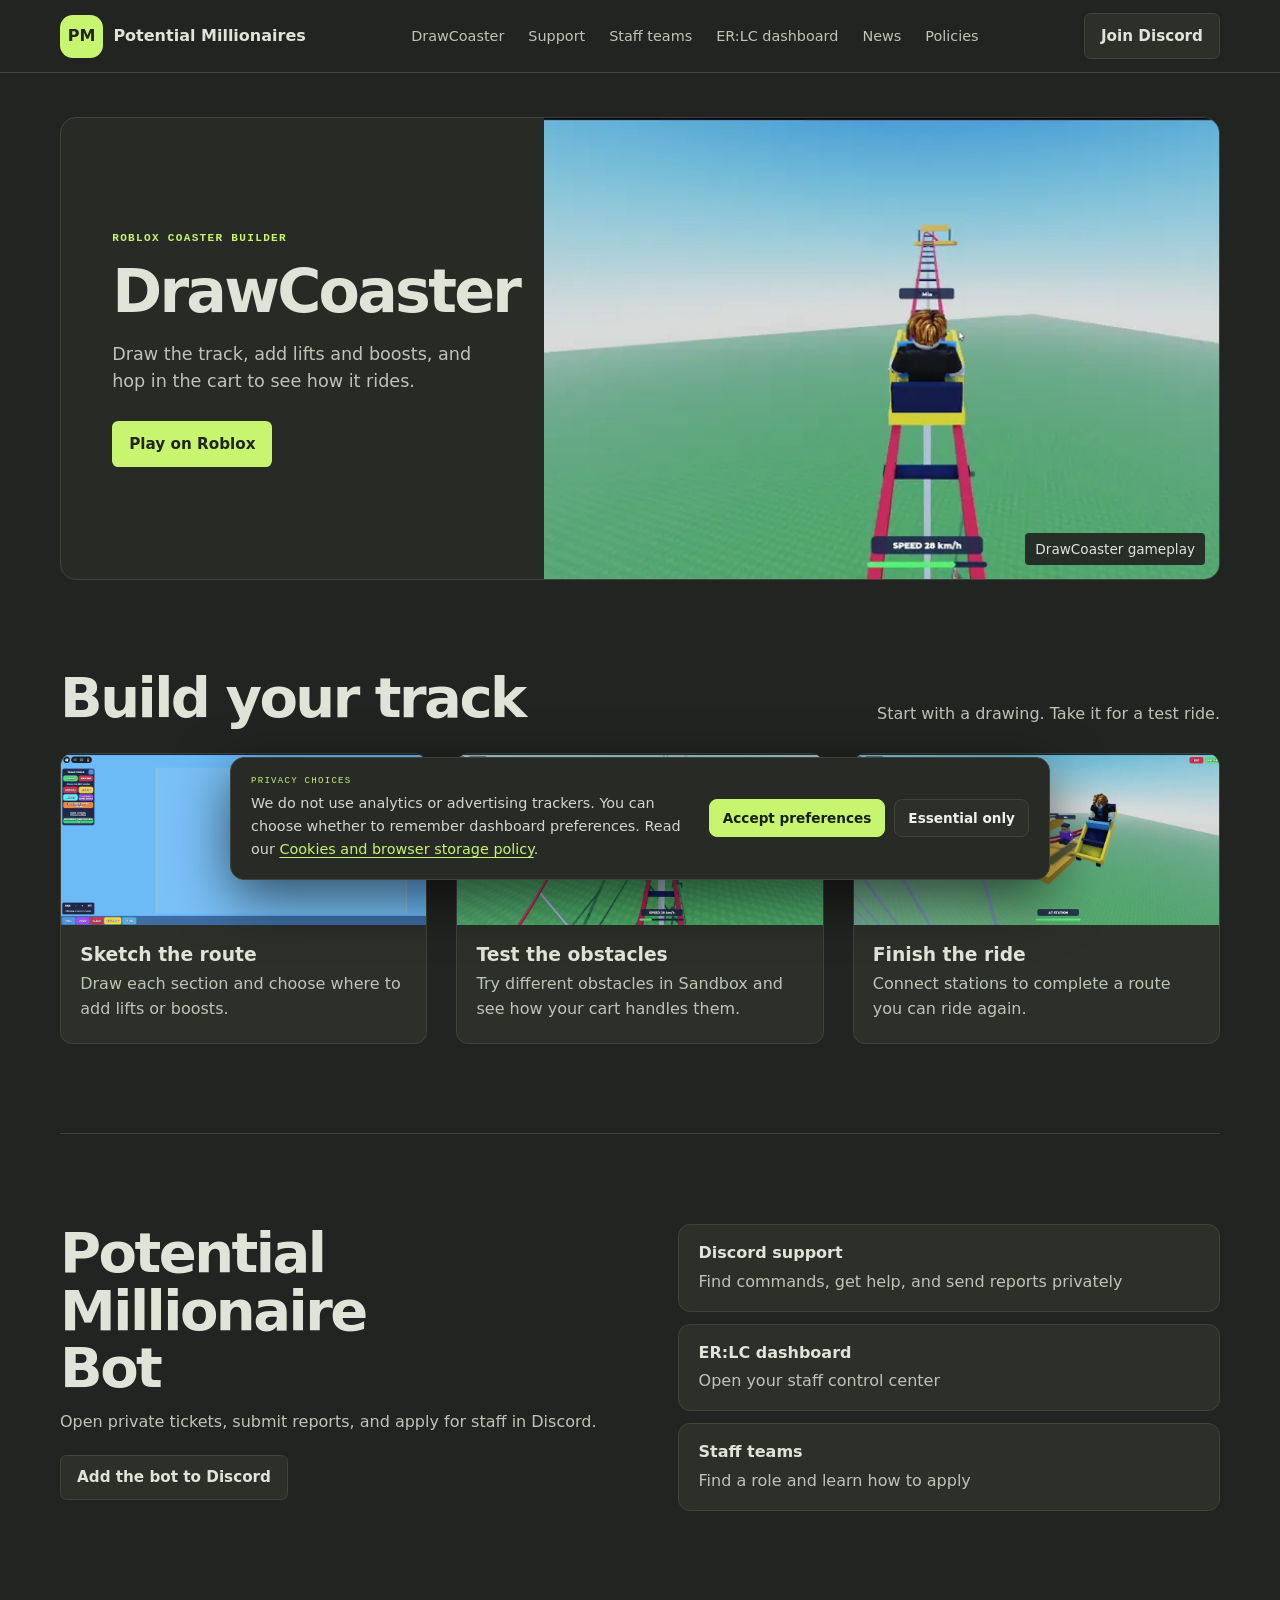
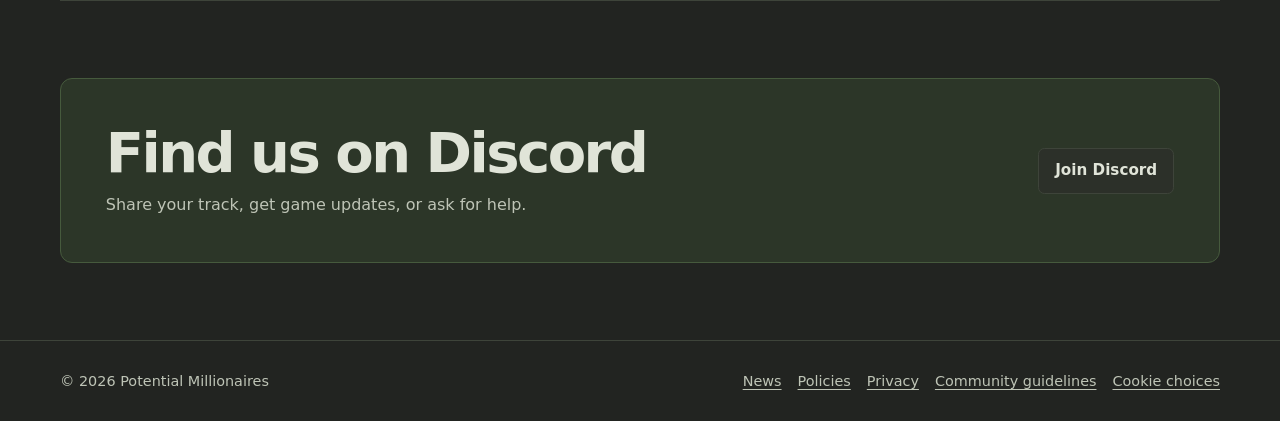
<file: index.html>
<!doctype html>
<html lang="en">
<head>
  <meta charset="utf-8">
  <meta name="viewport" content="width=device-width, initial-scale=1"><meta http-equiv="Content-Security-Policy" content="default-src 'self'; base-uri 'self'; object-src 'none'; script-src 'self' https://challenges.cloudflare.com; style-src 'self' 'unsafe-inline'; img-src 'self' data:; font-src 'self' data:; connect-src 'self' https://potential-millionaires-erlc-api.jerrebjerreb18.workers.dev https://challenges.cloudflare.com; frame-src https://challenges.cloudflare.com; form-action 'self'; upgrade-insecure-requests"><meta name="referrer" content="strict-origin-when-cross-origin">
  <meta name="theme-color" content="#222421">
  <meta name="description" content="Play DrawCoaster on Roblox and find the Potential Millionaires Discord bot and ER:LC dashboard.">
  <meta property="og:title" content="Potential Millionaires | DrawCoaster and Discord tools">
  <meta property="og:description" content="Draw a roller coaster and ride it in DrawCoaster. Get updates and support in Discord.">
  <meta property="og:type" content="website">
  <meta property="og:url" content="https://potentialmillionaires.xyz/">
  <title>Potential Millionaires | DrawCoaster and Discord tools</title>
  <link rel="icon" href="data:image/svg+xml,%3Csvg xmlns='http://www.w3.org/2000/svg' viewBox='0 0 64 64'%3E%3Crect width='64' height='64' rx='18' fill='%23c7f56f'/%3E%3Ctext x='50%25' y='54%25' text-anchor='middle' dominant-baseline='middle' font-family='Arial' font-weight='900' font-size='25' fill='%2311130f'%3EPM%3C/text%3E%3C/svg%3E">
  <link rel="stylesheet" href="studio.css?v=pm-olive">

  <link rel="stylesheet" href="cookie-notice.css">
  <script src="script.js" defer></script>
  <script src="cookie-notice.js" defer></script>
</head>
<body class="studio-site">
  <a class="skip-link" href="#main">Skip to content</a>
  <header class="site-header">
    <div class="wrap header-row">
      <a class="brand" href="index.html"><span class="brand-mark" aria-hidden="true">PM</span> Potential Millionaires</a>
      <button class="menu-toggle" type="button" aria-expanded="false" aria-controls="primary-nav" aria-label="Open menu"><span></span><span></span></button>
      <nav class="primary-nav" id="primary-nav" aria-label="Main navigation">
        <a href="index.html#work">DrawCoaster</a>
        <a href="support.html">Support</a>
        <a href="staff.html">Staff teams</a>
        <a href="dashboard.html">ER:LC dashboard</a>
        <a href="news.html">News</a>
        <a href="policies.html">Policies</a>
      </nav>
      <a class="button button-discord" data-config-link="discordInviteUrl" data-unavailable-label="Discord invite" href="https://discord.gg/gS5AQm9hzQ">Join Discord</a>
    </div>
  </header>

  <main class="wrap" id="main">
    <section class="hero" aria-labelledby="hero-title">
      <div class="hero-copy">
        <p class="eyebrow">Roblox coaster builder</p>
        <h1 id="hero-title">DrawCoaster</h1>
        <p>Draw the track, add lifts and boosts, and hop in the cart to see how it rides.</p>
        <a class="button button-primary" href="https://www.roblox.com/games/93604002425617">Play on Roblox</a>
      </div>
      <figure class="hero-image">
        <img src="assets/drawcoaster-ride.webp" alt="A yellow coaster cart rounding a bend on a pink track in DrawCoaster." width="960" height="450" fetchpriority="high">
        <figcaption>DrawCoaster gameplay</figcaption>
      </figure>
    </section>

    <section class="section gameplay" id="work" aria-labelledby="gameplay-title">
      <div class="section-heading">
        <h2 id="gameplay-title">Build your track</h2>
        <p>Start with a drawing. Take it for a test ride.</p>
      </div>
      <div class="gallery">
        <figure>
          <img src="assets/drawcoaster-builder.webp" alt="Blue track editor with Normal, Chain, and Boost tools." width="960" height="450" loading="lazy">
          <figcaption><h3>Sketch the route</h3><p>Draw each section and choose where to add lifts or boosts.</p></figcaption>
        </figure>
        <figure>
          <img src="assets/drawcoaster-obstacles.webp" alt="A cart approaching a glowing obstacle on the track." width="960" height="450" loading="lazy">
          <figcaption><h3>Test the obstacles</h3><p>Try different obstacles in Sandbox and see how your cart handles them.</p></figcaption>
        </figure>
        <figure>
          <img src="assets/drawcoaster-station.webp" alt="A yellow coaster cart pulling into a station." width="960" height="450" loading="lazy">
          <figcaption><h3>Finish the ride</h3><p>Connect stations to complete a route you can ride again.</p></figcaption>
        </figure>
      </div>
    </section>

    <section class="section tools" id="studio" aria-labelledby="tools-title">
      <div>
        <h2 id="tools-title">Potential Millionaire Bot</h2>
        <p>Open private tickets, submit reports, and apply for staff in Discord.</p>
        <a class="button button-outline" data-config-link="botInviteUrl" data-unavailable-label="Bot invite" href="#community">Add the bot to Discord</a>
      </div>
      <div class="tools-links">
        <a href="support.html"><strong>Discord support</strong><span>Find commands, get help, and send reports privately</span></a>
        <a href="dashboard.html"><strong>ER:LC dashboard</strong><span>Open your staff control center</span></a>
        <a href="staff.html"><strong>Staff teams</strong><span>Find a role and learn how to apply</span></a>
      </div>
    </section>

    <section class="community" id="community" aria-labelledby="community-title">
      <div><h2 id="community-title">Find us on Discord</h2><p>Share your track, get game updates, or ask for help.</p></div>
      <a class="button button-dark" data-config-link="discordInviteUrl" data-unavailable-label="Discord invite" href="https://discord.gg/gS5AQm9hzQ">Join Discord</a>
    </section>
  </main>

  <footer class="site-footer">
    <div class="wrap footer-row">
      <span>© <span id="current-year"></span> Potential Millionaires</span>
      <nav aria-label="Footer navigation">
        <a href="news.html">News</a>
        <a href="policies.html">Policies</a>
        <a href="privacy.html">Privacy</a>
        <a href="community-guidelines.html">Community guidelines</a>
        <button class="cookie-settings-link" type="button" data-open-cookie-notice>Cookie choices</button>
      </nav>
    </div>
  </footer>
  <div class="toast" id="site-toast" role="status" aria-live="polite"></div>
  <aside class="cookie-notice" id="cookie-notice" role="region" aria-label="Cookie and storage choices" aria-describedby="cookie-notice-copy" hidden>
    <div class="cookie-notice-copy"><p class="cookie-notice-kicker">PRIVACY CHOICES</p><p id="cookie-notice-copy">We do not use analytics or advertising trackers. You can choose whether to remember dashboard preferences. Read our <a href="cookies.html">Cookies and browser storage policy</a>.</p></div>
    <div class="cookie-notice-actions"><button class="cookie-button cookie-button-primary" type="button" data-cookie-choice="preferences">Accept preferences</button><button class="cookie-button cookie-button-secondary" type="button" data-cookie-choice="essential">Essential only</button></div>
  </aside>

</body>
</html>
</file>
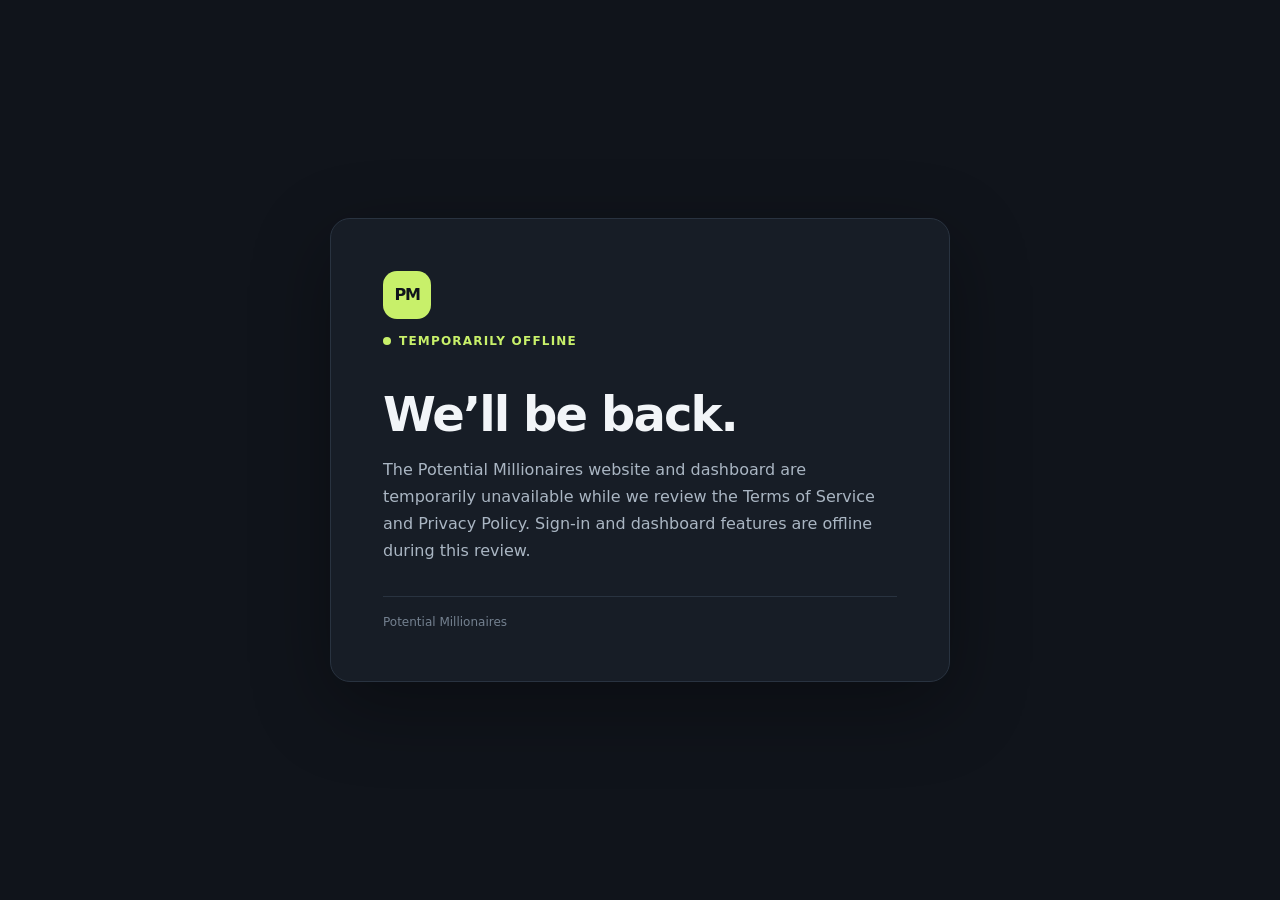
<file: maintenance/index.html>
<!doctype html>
<html lang="en">
<head>
  <meta charset="utf-8">
  <meta name="viewport" content="width=device-width, initial-scale=1">
  <meta name="robots" content="noindex, nofollow, noarchive">
  <meta name="theme-color" content="#10141b">
  <title>Temporarily offline — Potential Millionaires</title>
  <style>
    :root{color-scheme:dark;font-family:Inter,"Segoe UI",system-ui,sans-serif;background:#10141b;color:#f2f5f8}
    *{box-sizing:border-box}
    body{margin:0;min-height:100vh;display:grid;place-items:center;padding:24px}
    main{width:min(100%,620px);padding:clamp(28px,6vw,52px);border:1px solid #293340;border-radius:20px;background:#171d26;box-shadow:0 24px 80px #0005}
    .mark{display:grid;place-items:center;width:48px;height:48px;border-radius:14px;background:#c8f06a;color:#10141b;font-weight:900;letter-spacing:-.08em}
    p{color:#aab6c3;line-height:1.7}
    h1{margin:26px 0 12px;font-size:clamp(32px,6vw,48px);line-height:1.05;letter-spacing:-.04em}
    .status{display:inline-flex;align-items:center;gap:8px;color:#c8f06a;font-size:12px;font-weight:700;letter-spacing:.1em;text-transform:uppercase}
    .dot{width:8px;height:8px;border-radius:50%;background:#c8f06a}
    footer{margin-top:32px;padding-top:18px;border-top:1px solid #293340;color:#748190;font-size:12px}
  </style>
</head>
<body>
  <main>
    <span class="mark" aria-hidden="true">PM</span>
    <p class="status"><span class="dot" aria-hidden="true"></span> Temporarily offline</p>
    <h1>We’ll be back.</h1>
    <p>The Potential Millionaires website and dashboard are temporarily unavailable while we review the Terms of Service and Privacy Policy. Sign-in and dashboard features are offline during this review.</p>
    <footer>Potential Millionaires</footer>
  </main>
</body>
</html>
</file>
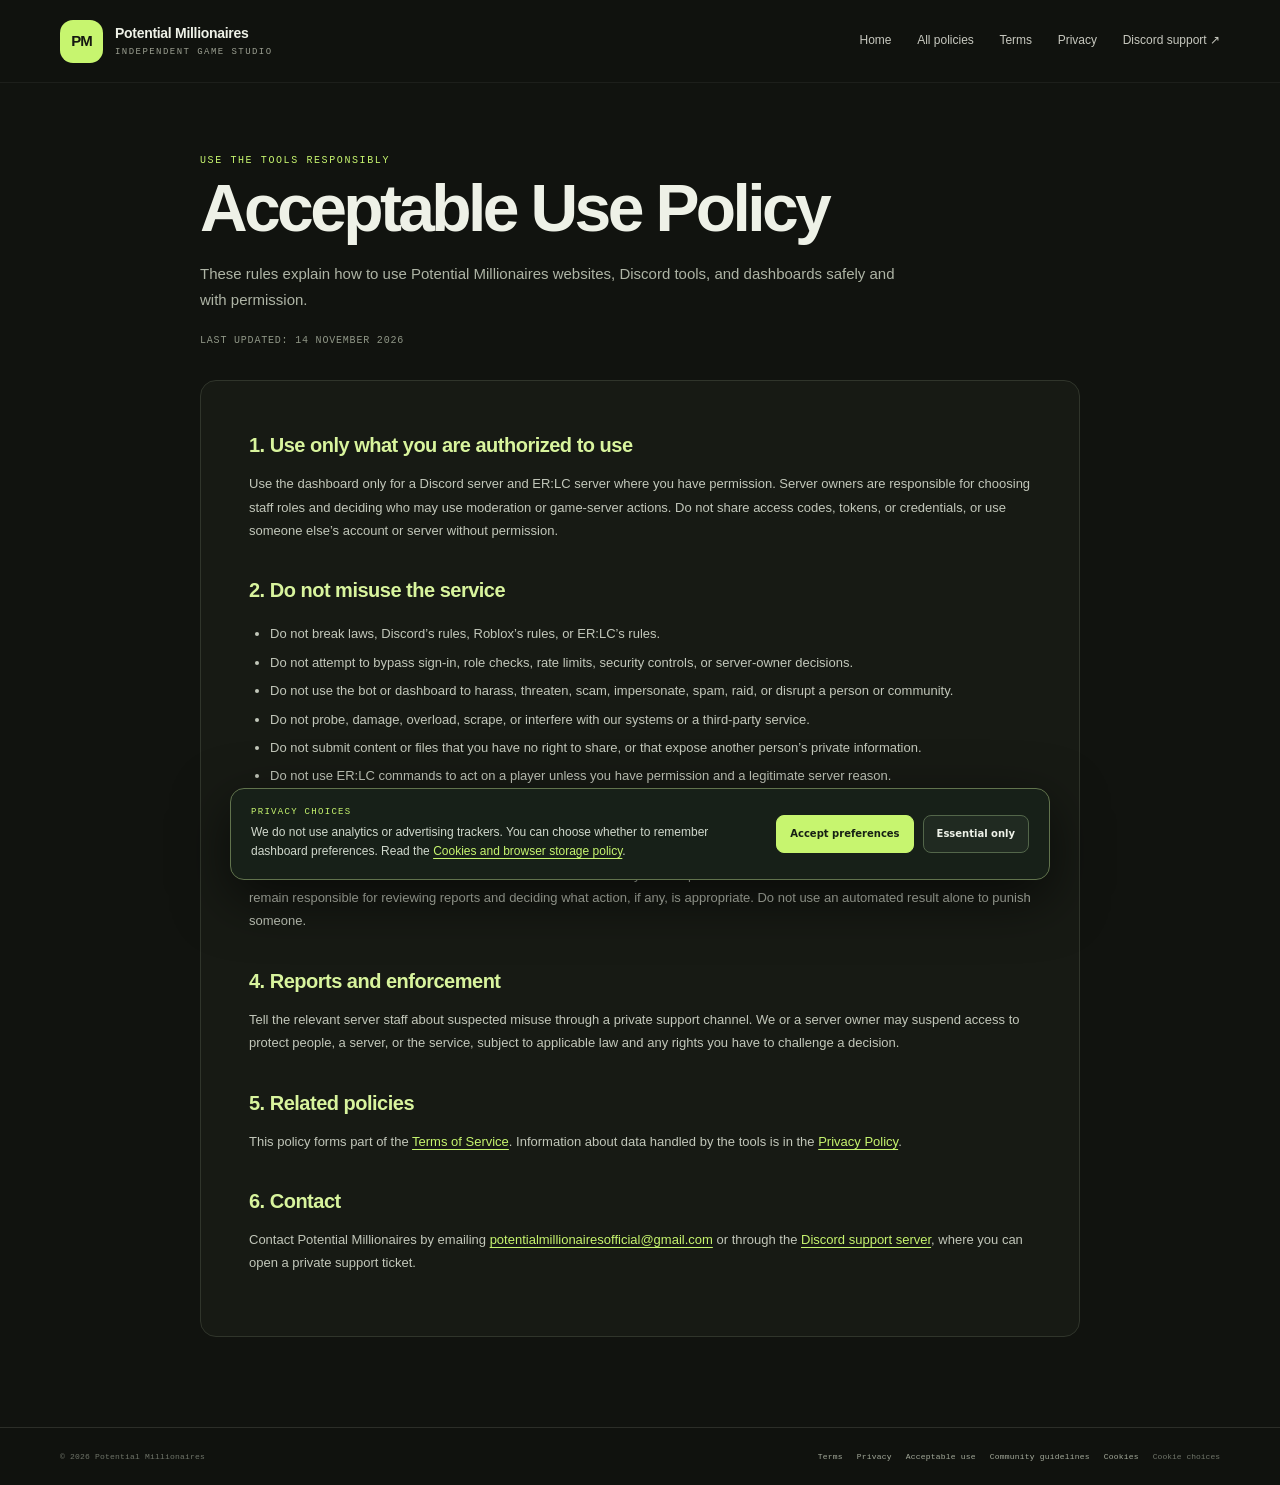
<file: acceptable-use.html>
<!doctype html>
<html lang="en">
<head>
  <meta charset="utf-8">
  <meta name="viewport" content="width=device-width, initial-scale=1"><meta http-equiv="Content-Security-Policy" content="default-src 'self'; base-uri 'self'; object-src 'none'; script-src 'self' https://challenges.cloudflare.com; style-src 'self' 'unsafe-inline'; img-src 'self' data:; font-src 'self' data:; connect-src 'self' https://potential-millionaires-erlc-api.jerrebjerreb18.workers.dev https://challenges.cloudflare.com; frame-src https://challenges.cloudflare.com; form-action 'self'; upgrade-insecure-requests"><meta name="referrer" content="strict-origin-when-cross-origin">
  <meta name="theme-color" content="#11130f">
  <meta name="description" content="Acceptable use rules for Potential Millionaires websites, dashboard, and community tools.">
  <link rel="canonical" href="https://potentialmillionaires.xyz/acceptable-use.html">
  <link rel="stylesheet" href="style.css"><link rel="stylesheet" href="legal.css"><link rel="stylesheet" href="cookie-notice.css">
  <script src="script.js" defer></script><script src="cookie-notice.js" defer></script>
  <title>Acceptable Use — Potential Millionaires</title>
</head>
<body class="legal-page">
  <a class="skip-link" href="#main">Skip to content</a>
  <header class="site-header"><div class="header-inner wrap">
    <a class="brand" href="index.html" aria-label="Potential Millionaires home"><span class="brand-mark" aria-hidden="true">PM</span><span class="brand-name">Potential <b>Millionaires</b><small>INDEPENDENT GAME STUDIO</small></span></a>
    <nav class="primary-nav" aria-label="Page navigation"><a href="index.html">Home</a><a href="policies.html">All policies</a><a href="terms.html">Terms</a><a href="privacy.html">Privacy</a><a data-config-link="discordInviteUrl" data-unavailable-label="Discord support" href="index.html#community">Discord support ↗</a></nav>
  </div></header>
  <main class="legal-main" id="main">
    <p class="legal-kicker">Use the tools responsibly</p>
    <h1 class="legal-title">Acceptable Use Policy</h1>
    <p class="legal-intro">These rules explain how to use Potential Millionaires websites, Discord tools, and dashboards safely and with permission.</p>
    <p class="legal-meta">Last updated: 14 November 2026</p>
    <article class="legal-content">
      <h2>1. Use only what you are authorized to use</h2>
      <p>Use the dashboard only for a Discord server and ER:LC server where you have permission. Server owners are responsible for choosing staff roles and deciding who may use moderation or game-server actions. Do not share access codes, tokens, or credentials, or use someone else’s account or server without permission.</p>

      <h2>2. Do not misuse the service</h2>
      <ul>
        <li>Do not break laws, Discord’s rules, Roblox’s rules, or ER:LC’s rules.</li>
        <li>Do not attempt to bypass sign-in, role checks, rate limits, security controls, or server-owner decisions.</li>
        <li>Do not use the bot or dashboard to harass, threaten, scam, impersonate, spam, raid, or disrupt a person or community.</li>
        <li>Do not probe, damage, overload, scrape, or interfere with our systems or a third-party service.</li>
        <li>Do not submit content or files that you have no right to share, or that expose another person’s private information.</li>
        <li>Do not use ER:LC commands to act on a player unless you have permission and a legitimate server reason.</li>
      </ul>

      <h2>3. Respect and review</h2>
      <p>Automated filters and AI-assisted features can make mistakes. They are not proof that someone broke a rule. Human server staff remain responsible for reviewing reports and deciding what action, if any, is appropriate. Do not use an automated result alone to punish someone.</p>

      <h2>4. Reports and enforcement</h2>
      <p>Tell the relevant server staff about suspected misuse through a private support channel. We or a server owner may suspend access to protect people, a server, or the service, subject to applicable law and any rights you have to challenge a decision.</p>

      <h2>5. Related policies</h2>
      <p>This policy forms part of the <a href="terms.html">Terms of Service</a>. Information about data handled by the tools is in the <a href="privacy.html">Privacy Policy</a>.</p>
      <h2>6. Contact</h2>
      <p>Contact Potential Millionaires by emailing <a href="mailto:potentialmillionairesofficial@gmail.com">potentialmillionairesofficial@gmail.com</a> or through the <a data-config-link="discordInviteUrl" data-unavailable-label="Discord support server" href="index.html#community">Discord support server</a>, where you can open a private support ticket.</p>
    </article>
  </main>
  <footer class="site-footer"><div class="wrap footer-bottom"><span>© <span id="current-year"></span> Potential Millionaires</span><nav class="footer-links" aria-label="Legal links"><a href="terms.html">Terms</a><a href="privacy.html">Privacy</a><a href="acceptable-use.html" aria-current="page">Acceptable use</a><a href="community-guidelines.html">Community guidelines</a><a href="cookies.html">Cookies</a><button class="cookie-settings-link" type="button" data-open-cookie-notice>Cookie choices</button></nav></div></footer>
  <aside class="cookie-notice" id="cookie-notice" role="region" aria-label="Cookie and storage choices" aria-describedby="cookie-notice-copy" hidden>
    <div class="cookie-notice-copy"><p class="cookie-notice-kicker">PRIVACY CHOICES</p><p id="cookie-notice-copy">We do not use analytics or advertising trackers. You can choose whether to remember dashboard preferences. Read the <a href="cookies.html">Cookies and browser storage policy</a>.</p></div>
    <div class="cookie-notice-actions"><button class="cookie-button cookie-button-primary" type="button" data-cookie-choice="preferences">Accept preferences</button><button class="cookie-button cookie-button-secondary" type="button" data-cookie-choice="essential">Essential only</button></div>
  </aside>
</body>
</html>
</file>
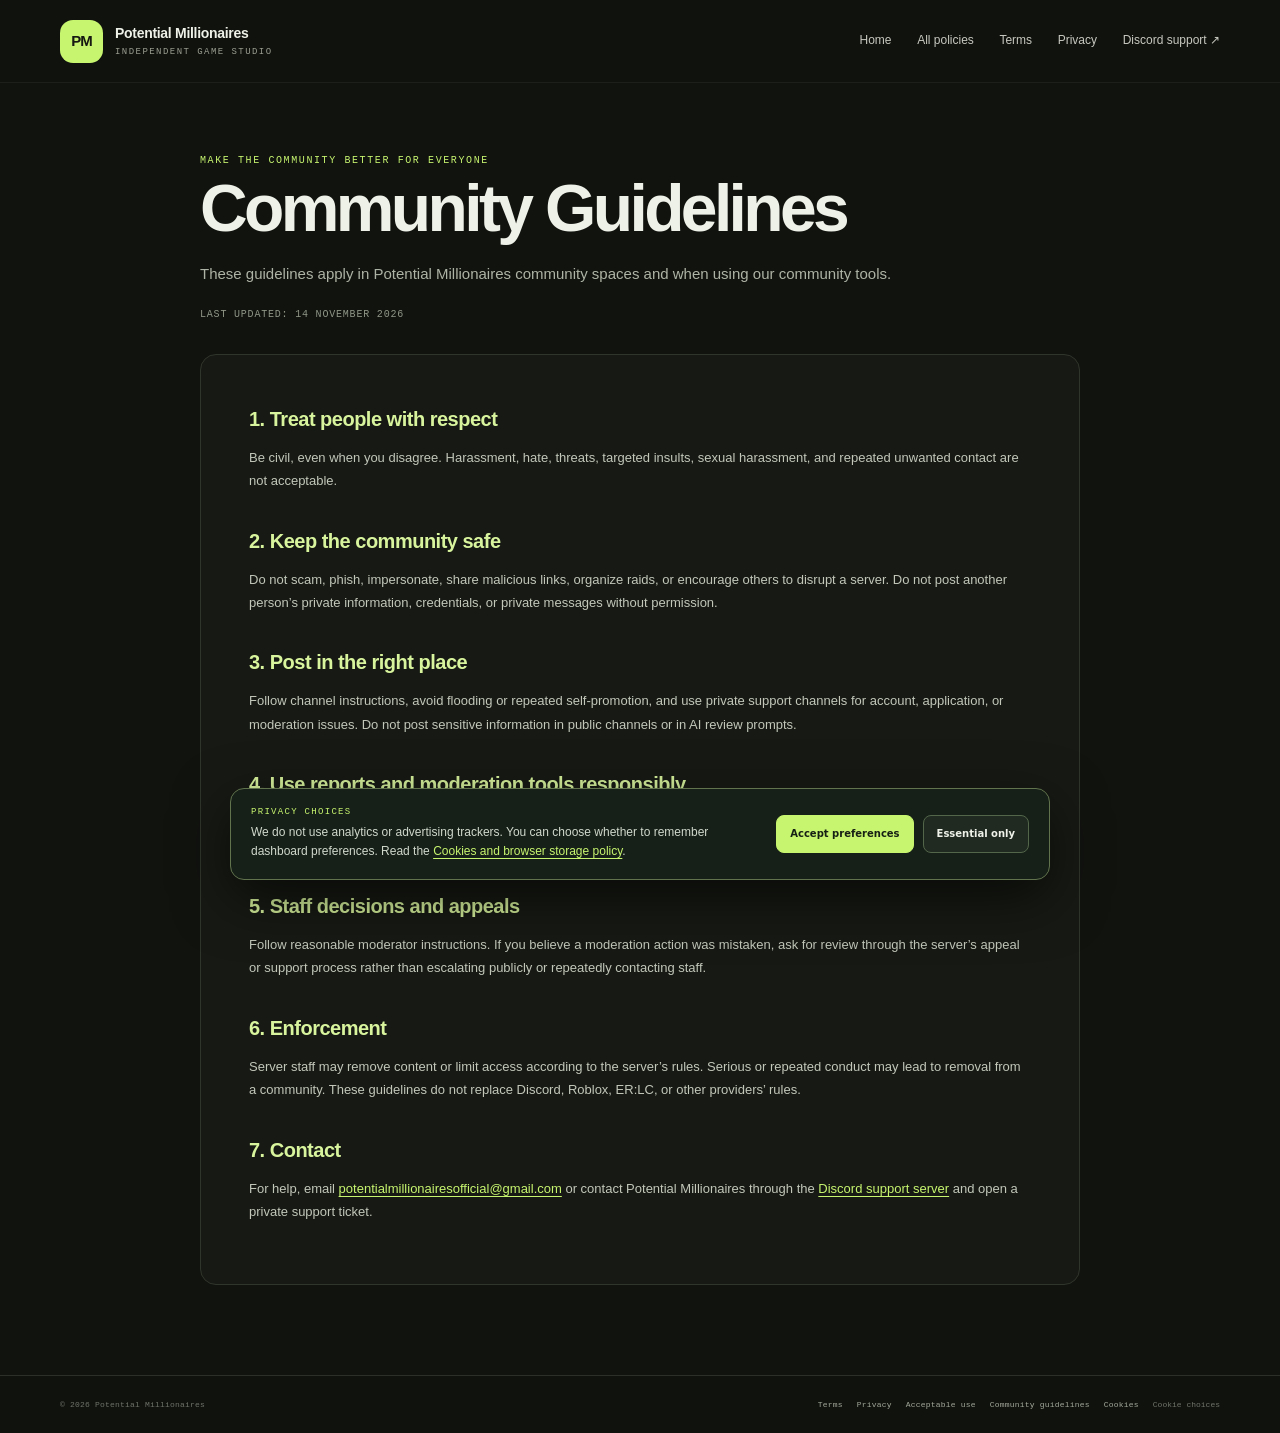
<file: community-guidelines.html>
<!doctype html>
<html lang="en">
<head>
  <meta charset="utf-8">
  <meta name="viewport" content="width=device-width, initial-scale=1"><meta http-equiv="Content-Security-Policy" content="default-src 'self'; base-uri 'self'; object-src 'none'; script-src 'self' https://challenges.cloudflare.com; style-src 'self' 'unsafe-inline'; img-src 'self' data:; font-src 'self' data:; connect-src 'self' https://potential-millionaires-erlc-api.jerrebjerreb18.workers.dev https://challenges.cloudflare.com; frame-src https://challenges.cloudflare.com; form-action 'self'; upgrade-insecure-requests"><meta name="referrer" content="strict-origin-when-cross-origin">
  <meta name="theme-color" content="#11130f">
  <meta name="description" content="Community conduct guidelines for Potential Millionaires spaces.">
  <link rel="canonical" href="https://potentialmillionaires.xyz/community-guidelines.html">
  <link rel="stylesheet" href="style.css"><link rel="stylesheet" href="legal.css"><link rel="stylesheet" href="cookie-notice.css">
  <script src="script.js" defer></script><script src="cookie-notice.js" defer></script>
  <title>Community Guidelines — Potential Millionaires</title>
</head>
<body class="legal-page">
  <a class="skip-link" href="#main">Skip to content</a>
  <header class="site-header"><div class="header-inner wrap">
    <a class="brand" href="index.html" aria-label="Potential Millionaires home"><span class="brand-mark" aria-hidden="true">PM</span><span class="brand-name">Potential <b>Millionaires</b><small>INDEPENDENT GAME STUDIO</small></span></a>
    <nav class="primary-nav" aria-label="Page navigation"><a href="index.html">Home</a><a href="policies.html">All policies</a><a href="terms.html">Terms</a><a href="privacy.html">Privacy</a><a data-config-link="discordInviteUrl" data-unavailable-label="Discord support" href="index.html#community">Discord support ↗</a></nav>
  </div></header>
  <main class="legal-main" id="main">
    <p class="legal-kicker">Make the community better for everyone</p>
    <h1 class="legal-title">Community Guidelines</h1>
    <p class="legal-intro">These guidelines apply in Potential Millionaires community spaces and when using our community tools.</p>
    <p class="legal-meta">Last updated: 14 November 2026</p>
    <article class="legal-content">
      <h2>1. Treat people with respect</h2>
      <p>Be civil, even when you disagree. Harassment, hate, threats, targeted insults, sexual harassment, and repeated unwanted contact are not acceptable.</p>

      <h2>2. Keep the community safe</h2>
      <p>Do not scam, phish, impersonate, share malicious links, organize raids, or encourage others to disrupt a server. Do not post another person’s private information, credentials, or private messages without permission.</p>

      <h2>3. Post in the right place</h2>
      <p>Follow channel instructions, avoid flooding or repeated self-promotion, and use private support channels for account, application, or moderation issues. Do not post sensitive information in public channels or in AI review prompts.</p>

      <h2>4. Use reports and moderation tools responsibly</h2>
      <p>Make reports honestly and include relevant context. Do not use server commands to retaliate or target someone. Automated filters and AI suggestions can be wrong; staff should review the available evidence before making decisions.</p>

      <h2>5. Staff decisions and appeals</h2>
      <p>Follow reasonable moderator instructions. If you believe a moderation action was mistaken, ask for review through the server’s appeal or support process rather than escalating publicly or repeatedly contacting staff.</p>

      <h2>6. Enforcement</h2>
      <p>Server staff may remove content or limit access according to the server’s rules. Serious or repeated conduct may lead to removal from a community. These guidelines do not replace Discord, Roblox, ER:LC, or other providers’ rules.</p>
      <h2>7. Contact</h2>
      <p>For help, email <a href="mailto:potentialmillionairesofficial@gmail.com">potentialmillionairesofficial@gmail.com</a> or contact Potential Millionaires through the <a data-config-link="discordInviteUrl" data-unavailable-label="Discord support server" href="index.html#community">Discord support server</a> and open a private support ticket.</p>
    </article>
  </main>
  <footer class="site-footer"><div class="wrap footer-bottom"><span>© <span id="current-year"></span> Potential Millionaires</span><nav class="footer-links" aria-label="Legal links"><a href="terms.html">Terms</a><a href="privacy.html">Privacy</a><a href="acceptable-use.html">Acceptable use</a><a href="community-guidelines.html" aria-current="page">Community guidelines</a><a href="cookies.html">Cookies</a><button class="cookie-settings-link" type="button" data-open-cookie-notice>Cookie choices</button></nav></div></footer>
  <aside class="cookie-notice" id="cookie-notice" role="region" aria-label="Cookie and storage choices" aria-describedby="cookie-notice-copy" hidden>
    <div class="cookie-notice-copy"><p class="cookie-notice-kicker">PRIVACY CHOICES</p><p id="cookie-notice-copy">We do not use analytics or advertising trackers. You can choose whether to remember dashboard preferences. Read the <a href="cookies.html">Cookies and browser storage policy</a>.</p></div>
    <div class="cookie-notice-actions"><button class="cookie-button cookie-button-primary" type="button" data-cookie-choice="preferences">Accept preferences</button><button class="cookie-button cookie-button-secondary" type="button" data-cookie-choice="essential">Essential only</button></div>
  </aside>
</body>
</html>
</file>
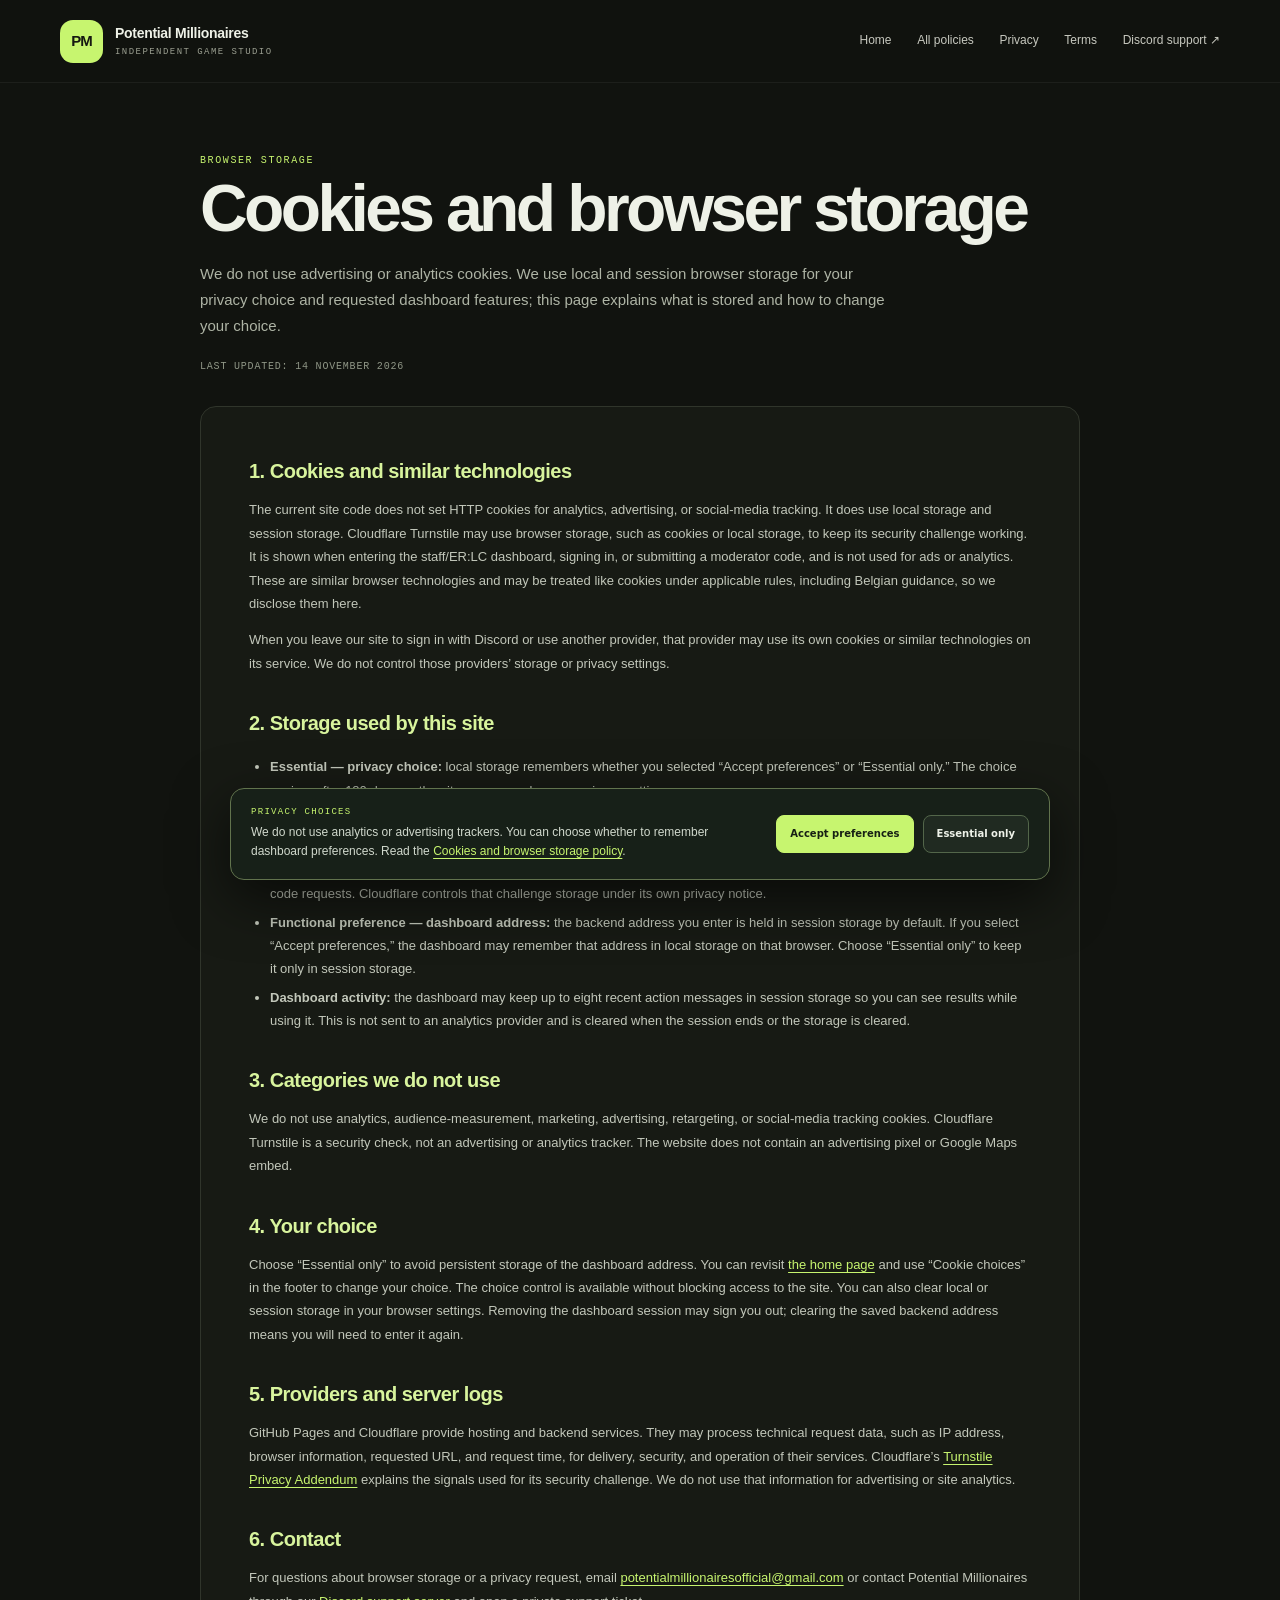
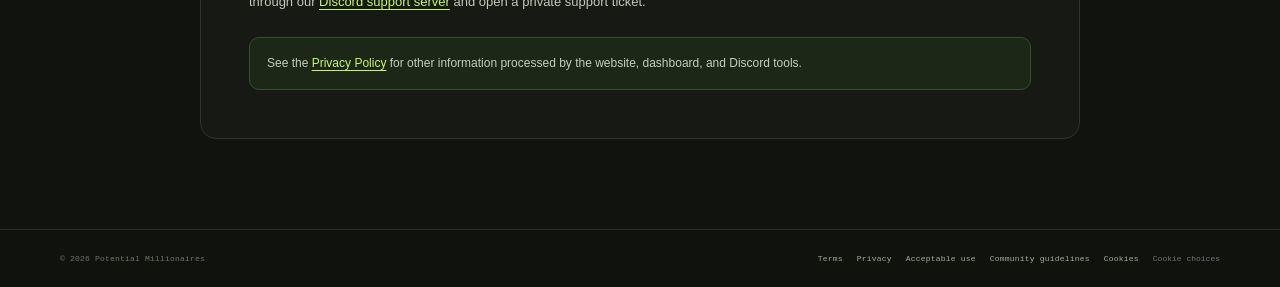
<file: cookies.html>
<!doctype html>
<html lang="en">
<head>
  <meta charset="utf-8">
  <meta name="viewport" content="width=device-width, initial-scale=1"><meta http-equiv="Content-Security-Policy" content="default-src 'self'; base-uri 'self'; object-src 'none'; script-src 'self' https://challenges.cloudflare.com; style-src 'self' 'unsafe-inline'; img-src 'self' data:; font-src 'self' data:; connect-src 'self' https://potential-millionaires-erlc-api.jerrebjerreb18.workers.dev https://challenges.cloudflare.com; frame-src https://challenges.cloudflare.com; form-action 'self'; upgrade-insecure-requests"><meta name="referrer" content="strict-origin-when-cross-origin">
  <meta name="theme-color" content="#11130f">
  <meta name="description" content="Cookie and browser storage information for Potential Millionaires.">
  <link rel="canonical" href="https://potentialmillionaires.xyz/cookies.html">
  <link rel="stylesheet" href="style.css">
  <link rel="stylesheet" href="legal.css">
  <link rel="stylesheet" href="cookie-notice.css">
  <script src="script.js" defer></script>
  <script src="cookie-notice.js" defer></script>
  <title>Cookies and Browser Storage — Potential Millionaires</title>
</head>
<body class="legal-page">
  <a class="skip-link" href="#main">Skip to content</a>
  <header class="site-header"><div class="header-inner wrap">
    <a class="brand" href="index.html" aria-label="Potential Millionaires home"><span class="brand-mark" aria-hidden="true">PM</span><span class="brand-name">Potential <b>Millionaires</b><small>INDEPENDENT GAME STUDIO</small></span></a>
    <nav class="primary-nav" aria-label="Page navigation"><a href="index.html">Home</a><a href="policies.html">All policies</a><a href="privacy.html">Privacy</a><a href="terms.html">Terms</a><a data-config-link="discordInviteUrl" data-unavailable-label="Discord support" href="index.html#community">Discord support ↗</a></nav>
  </div></header>
  <main class="legal-main" id="main">
    <p class="legal-kicker">Browser storage</p>
    <h1 class="legal-title">Cookies and browser storage</h1>
    <p class="legal-intro">We do not use advertising or analytics cookies. We use local and session browser storage for your privacy choice and requested dashboard features; this page explains what is stored and how to change your choice.</p>
    <p class="legal-meta">Last updated: 14 November 2026</p>
    <article class="legal-content">
      <h2>1. Cookies and similar technologies</h2>
      <p>The current site code does not set HTTP cookies for analytics, advertising, or social-media tracking. It does use local storage and session storage. Cloudflare Turnstile may use browser storage, such as cookies or local storage, to keep its security challenge working. It is shown when entering the staff/ER:LC dashboard, signing in, or submitting a moderator code, and is not used for ads or analytics. These are similar browser technologies and may be treated like cookies under applicable rules, including Belgian guidance, so we disclose them here.</p>
      <p>When you leave our site to sign in with Discord or use another provider, that provider may use its own cookies or similar technologies on its service. We do not control those providers’ storage or privacy settings.</p>

      <h2>2. Storage used by this site</h2>
      <ul>
        <li><strong>Essential — privacy choice:</strong> local storage remembers whether you selected “Accept preferences” or “Essential only.” The choice expires after 180 days so the site can remember your privacy setting.</li>
        <li><strong>Essential — dashboard sign-in:</strong> session storage holds the temporary Discord dashboard session in the browser session. The server-side session expires within six hours, and signing out asks the server to remove it.</li>
        <li><strong>Essential — bot protection:</strong> Cloudflare Turnstile may use browser storage while checking dashboard entry, sign-in, and moderator-code requests. Cloudflare controls that challenge storage under its own privacy notice.</li>
        <li><strong>Functional preference — dashboard address:</strong> the backend address you enter is held in session storage by default. If you select “Accept preferences,” the dashboard may remember that address in local storage on that browser. Choose “Essential only” to keep it only in session storage.</li>
        <li><strong>Dashboard activity:</strong> the dashboard may keep up to eight recent action messages in session storage so you can see results while using it. This is not sent to an analytics provider and is cleared when the session ends or the storage is cleared.</li>
      </ul>

      <h2>3. Categories we do not use</h2>
      <p>We do not use analytics, audience-measurement, marketing, advertising, retargeting, or social-media tracking cookies. Cloudflare Turnstile is a security check, not an advertising or analytics tracker. The website does not contain an advertising pixel or Google Maps embed.</p>

      <h2>4. Your choice</h2>
      <p>Choose “Essential only” to avoid persistent storage of the dashboard address. You can revisit <a href="index.html">the home page</a> and use “Cookie choices” in the footer to change your choice. The choice control is available without blocking access to the site. You can also clear local or session storage in your browser settings. Removing the dashboard session may sign you out; clearing the saved backend address means you will need to enter it again.</p>

      <h2>5. Providers and server logs</h2>
      <p>GitHub Pages and Cloudflare provide hosting and backend services. They may process technical request data, such as IP address, browser information, requested URL, and request time, for delivery, security, and operation of their services. Cloudflare’s <a href="https://www.cloudflare.com/turnstile-privacy-policy/" rel="noopener noreferrer">Turnstile Privacy Addendum</a> explains the signals used for its security challenge. We do not use that information for advertising or site analytics.</p>

      <h2>6. Contact</h2>
      <p>For questions about browser storage or a privacy request, email <a href="mailto:potentialmillionairesofficial@gmail.com">potentialmillionairesofficial@gmail.com</a> or contact Potential Millionaires through our <a data-config-link="discordInviteUrl" data-unavailable-label="Discord support server" href="index.html#community">Discord support server</a> and open a private support ticket.</p>
      <div class="legal-note">See the <a href="privacy.html">Privacy Policy</a> for other information processed by the website, dashboard, and Discord tools.</div>
    </article>
  </main>
  <footer class="site-footer"><div class="wrap footer-bottom"><span>© <span id="current-year"></span> Potential Millionaires</span><nav class="footer-links" aria-label="Legal links"><a href="terms.html">Terms</a><a href="privacy.html">Privacy</a><a href="acceptable-use.html">Acceptable use</a><a href="community-guidelines.html">Community guidelines</a><a href="cookies.html" aria-current="page">Cookies</a><button class="cookie-settings-link" type="button" data-open-cookie-notice>Cookie choices</button></nav></div></footer>
  <aside class="cookie-notice" id="cookie-notice" role="region" aria-label="Cookie and storage choices" aria-describedby="cookie-notice-copy" hidden>
    <div class="cookie-notice-copy"><p class="cookie-notice-kicker">PRIVACY CHOICES</p><p id="cookie-notice-copy">We do not use analytics or advertising trackers. You can choose whether to remember dashboard preferences. Read the <a href="cookies.html">Cookies and browser storage policy</a>.</p></div>
    <div class="cookie-notice-actions"><button class="cookie-button cookie-button-primary" type="button" data-cookie-choice="preferences">Accept preferences</button><button class="cookie-button cookie-button-secondary" type="button" data-cookie-choice="essential">Essential only</button></div>
  </aside>
</body>
</html>
</file>
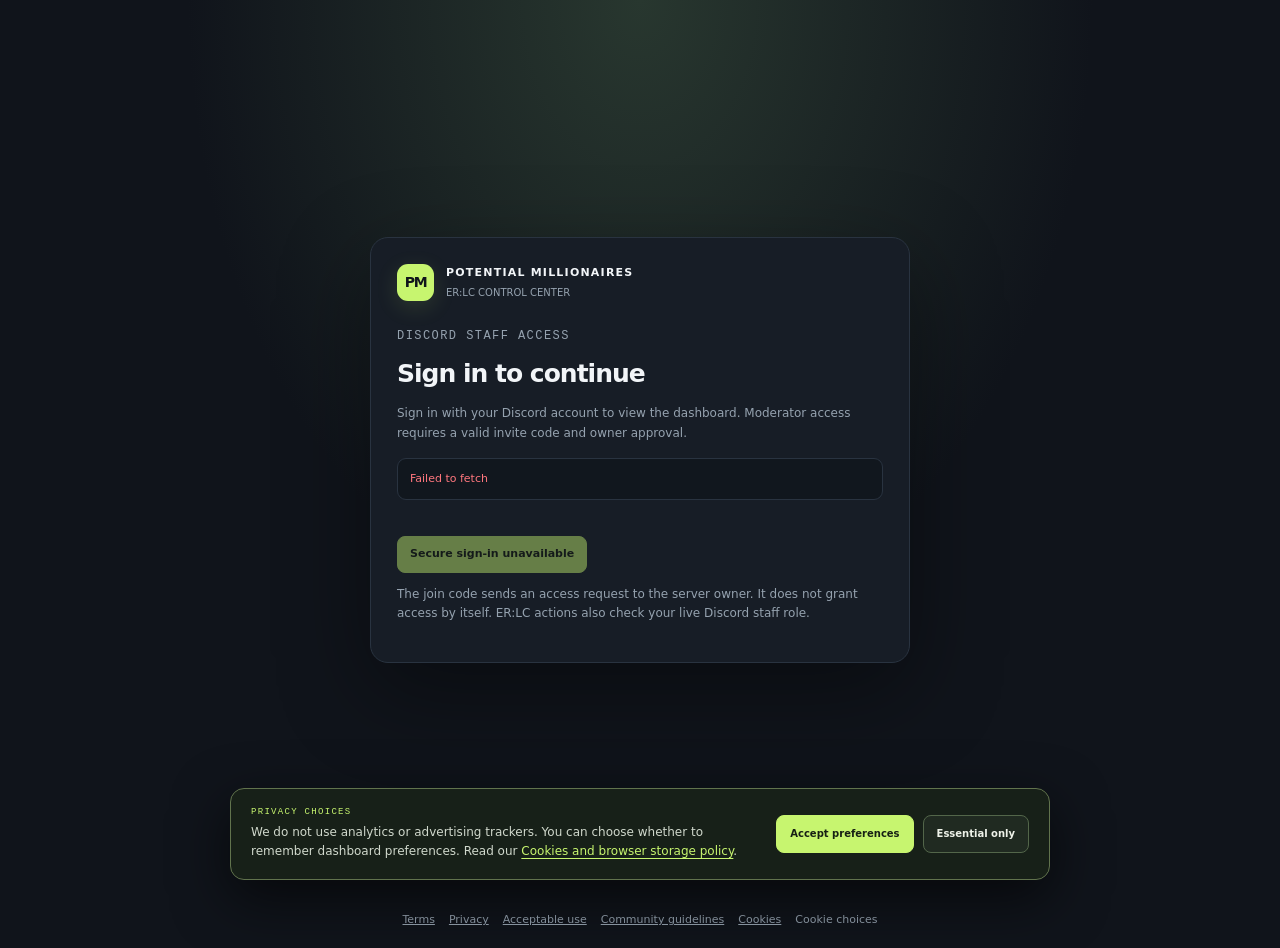
<file: dashboard.html>
<!doctype html>
<html lang="en"><head><meta charset="utf-8"><meta name="viewport" content="width=device-width, initial-scale=1"><meta http-equiv="Content-Security-Policy" content="default-src 'self'; base-uri 'self'; object-src 'none'; script-src 'self' https://challenges.cloudflare.com; style-src 'self' 'unsafe-inline'; img-src 'self' data:; font-src 'self' data:; connect-src 'self' https://potential-millionaires-erlc-api.jerrebjerreb18.workers.dev https://challenges.cloudflare.com; frame-src https://challenges.cloudflare.com; form-action 'self'; upgrade-insecure-requests"><meta name="referrer" content="strict-origin-when-cross-origin"><base target="_top"><meta name="theme-color" content="#10141b"><link rel="stylesheet" href="cookie-notice.css"><title>ER:LC Control · Potential Millionaires</title><style>
:root{color-scheme:dark;--bg:#10141b;--panel:#171d26;--panel2:#1d2530;--line:#293340;--text:#f2f5f8;--muted:#95a2af;--dim:#687685;--lime:#c7f56f;--mint:#79e0bd;--blue:#81baff;--red:#ff777e;--amber:#ffce75;--radius:13px;font:14px/1.5 Inter,"Segoe UI",system-ui,sans-serif}*{box-sizing:border-box}body{margin:0;background:var(--bg);color:var(--text);min-height:100vh}button,input,select,textarea{font:inherit}button{cursor:pointer;color:inherit}.app{display:grid;grid-template-columns:250px minmax(0,1fr);min-height:100vh}.sidebar{background:#0d1117;border-right:1px solid var(--line);padding:22px 14px 16px;display:flex;flex-direction:column;gap:24px}.brand{display:flex;gap:11px;align-items:center;padding:0 8px;color:inherit;text-decoration:none}.brandmark{width:37px;height:37px;background:var(--lime);color:#10141b;border-radius:11px;display:grid;place-items:center;font-weight:900;letter-spacing:-.1em;box-shadow:0 6px 22px #c7f56f20}.brandcopy strong{display:block;font-size:11px;letter-spacing:.11em}.brandcopy small{display:block;color:var(--muted);font-size:10px;margin-top:3px}.server-picker{display:flex;align-items:center;gap:10px;width:100%;padding:10px;background:var(--panel);border:1px solid var(--line);border-radius:10px;text-align:left}.server-icon{width:32px;height:32px;display:grid;place-items:center;border-radius:8px;background:#293b37;color:var(--mint);font-weight:800}.server-copy{min-width:0;flex:1}.server-copy b{display:block;font-size:11px}.server-copy small{display:block;color:var(--muted);font-size:10px;margin-top:2px}.chev{color:var(--dim)}.nav-label{padding:0 10px;color:var(--dim);font:10px/1.2 ui-monospace,Consolas,monospace;letter-spacing:.12em;text-transform:uppercase;margin:2px 0 7px}.nav-gap{margin-top:20px}.nav-group{display:grid;gap:4px}.nav-item{width:100%;border:0;background:transparent;border-radius:8px;text-align:left;color:#aeb8c3;display:flex;gap:11px;align-items:center;padding:10px 11px;font-size:12px;transition:.16s}.nav-item:hover{background:#ffffff09;color:var(--text)}.nav-item.active{background:#c7f56f17;color:var(--lime);box-shadow:inset 2px 0 var(--lime)}.nav-icon{width:16px;text-align:center;font-size:14px;color:inherit}.nav-item .badge{margin-left:auto;font:9px ui-monospace,Consolas,monospace;color:var(--dim)}.sidebar-spacer{flex:1}.private-note{border:1px solid #293c36;background:#121b1a;border-radius:10px;padding:12px;color:#aab9b5;font-size:10px;line-height:1.55}.private-note b{color:var(--mint);display:flex;align-items:center;gap:7px;margin-bottom:5px}.private-note i{width:6px;height:6px;border-radius:50%;background:var(--mint);box-shadow:0 0 9px var(--mint)}.side-user{display:flex;align-items:center;gap:9px;padding:9px 7px 0;border-top:1px solid var(--line)}.avatar{width:31px;height:31px;border-radius:50%;display:grid;place-items:center;background:#293443;color:var(--lime);font-size:11px;font-weight:800}.user-label b{display:block;font-size:11px}.user-label small{color:var(--muted);font-size:10px}.main{min-width:0;padding:0 34px 40px}.topbar{height:76px;display:flex;align-items:center;justify-content:space-between;border-bottom:1px solid var(--line);gap:16px}.crumb-wrap,.top-actions{display:flex;align-items:center;gap:12px}.crumb{font-size:11px;color:var(--muted)}.crumb strong{color:var(--text);font-weight:600}.muted{color:var(--muted)}.connection-pill{display:flex;align-items:center;gap:8px;border:1px solid var(--line);padding:7px 10px;border-radius:99px;color:var(--muted);font-size:10px}.status-dot{width:7px;height:7px;border-radius:50%;background:var(--amber)}.connection-pill.online .status-dot{background:var(--mint);box-shadow:0 0 8px var(--mint)}.connection-pill.offline .status-dot{background:var(--red)}.btn{border:1px solid var(--line);background:var(--panel2);padding:9px 12px;border-radius:8px;font-size:11px;font-weight:650;display:inline-flex;align-items:center;justify-content:center;gap:8px;transition:.16s}.btn:hover{border-color:#5b6876;transform:translateY(-1px)}.btn.primary{background:var(--lime);border-color:var(--lime);color:#12170c}.btn.danger{background:#702d35;border-color:#91414a;color:#fff}.btn.quiet{background:transparent}.btn.small{font-size:10px;padding:7px 9px}.btn:disabled{opacity:.45;cursor:not-allowed;transform:none}.mobile-menu{display:none}.content{max-width:1440px;margin:auto}.page-head{padding:29px 0 21px;display:flex;align-items:end;justify-content:space-between;gap:20px}.eyebrow{color:var(--mint);font:10px ui-monospace,Consolas,monospace;letter-spacing:.12em;text-transform:uppercase;margin:0 0 8px}.page-head h1{font-size:25px;letter-spacing:-.04em;margin:0}.page-head p.sub{margin:6px 0 0;color:var(--muted);font-size:11px}.page{display:none}.page.active{display:block}.grid{display:grid;gap:14px}.grid.stats{grid-template-columns:repeat(4,minmax(0,1fr))}.card{background:var(--panel);border:1px solid var(--line);border-radius:var(--radius);padding:16px;min-width:0}.stat{min-height:116px;position:relative;overflow:hidden}.stat:after{content:"";position:absolute;right:-28px;top:-32px;width:92px;height:92px;border-radius:50%;background:var(--tint,#c7f56f);opacity:.07;filter:blur(5px)}.stat-label{color:var(--muted);font-size:10px}.stat-value{font-size:25px;font-weight:720;letter-spacing:-.05em;margin-top:13px}.stat-hint{font-size:9px;color:var(--dim);margin-top:3px}.status-value.online{color:var(--mint)}.status-value.offline{color:var(--red)}.small-value{font-size:18px}.hero{display:grid;grid-template-columns:minmax(0,1.45fr) minmax(250px,.8fr);gap:14px;margin-bottom:14px}.hero-card{min-height:210px;padding:21px;background:radial-gradient(ellipse at 82% 20%,#37523a55,transparent 42%),linear-gradient(135deg,#1a2630,#161d25);position:relative;overflow:hidden}.hero-card:before{content:"";position:absolute;right:8%;bottom:-72px;width:230px;height:230px;border:1px solid #c7f56f24;border-radius:50%;box-shadow:0 0 0 24px #c7f56f08,0 0 0 52px #c7f56f05}.hero-card h2{font-size:24px;line-height:1.12;letter-spacing:-.05em;max-width:430px;margin:13px 0 9px}.hero-card h2 span{color:var(--lime)}.hero-card p:not(.eyebrow){color:var(--muted);font-size:11px;max-width:440px;margin:0}.hero-actions{display:flex;gap:9px;margin-top:20px;flex-wrap:wrap}.api-card{display:flex;flex-direction:column;justify-content:space-between;min-height:210px}.api-top{display:flex;justify-content:space-between;align-items:center}.api-title{font-size:11px;color:var(--muted)}.api-state{font:10px ui-monospace,Consolas,monospace;color:var(--amber)}.api-state.online{color:var(--mint)}.server-name{font-size:17px;font-weight:700;letter-spacing:-.03em;margin-top:16px}.server-id{font:9px ui-monospace,Consolas,monospace;color:var(--dim);margin-top:4px}.server-details{display:flex;gap:17px;color:var(--muted);font-size:10px;margin-top:18px}.server-details b{color:var(--text);font-size:12px;display:block}.section-row{display:flex;justify-content:space-between;align-items:center;margin:23px 0 11px}.section-row h2{font-size:13px;margin:0}.section-row p{color:var(--muted);font-size:10px;margin:3px 0 0}.quick-grid{display:grid;grid-template-columns:repeat(4,1fr);gap:10px}.quick{border:1px solid var(--line);background:var(--panel);border-radius:11px;padding:13px;text-align:left;min-height:88px;transition:.16s}.quick:hover{border-color:#6a7886;transform:translateY(-2px)}.qicon{width:27px;height:27px;border-radius:8px;background:#27332e;color:var(--lime);display:grid;place-items:center;font-size:14px;margin-bottom:9px}.quick b{display:block;font-size:10px}.quick small{display:block;color:var(--muted);font-size:9px;margin-top:3px}.lower-grid{display:grid;grid-template-columns:1.15fr .85fr;gap:14px;margin-top:14px}.card-title{display:flex;justify-content:space-between;align-items:center;margin-bottom:12px}.card-title h3{font-size:11px;margin:0}.card-title span{font-size:9px;color:var(--dim)}.table-wrap{overflow:auto}table{width:100%;border-collapse:collapse;text-align:left;white-space:nowrap}th{font:9px ui-monospace,Consolas,monospace;color:var(--dim);text-transform:uppercase;letter-spacing:.08em;padding:9px 8px;border-bottom:1px solid var(--line)}td{padding:10px 8px;border-bottom:1px solid #ffffff09;color:#c7d0d9;font-size:10px}tbody tr:last-child td{border-bottom:0}.player-name{color:var(--text);font-weight:600}.mono{font:10px ui-monospace,Consolas,monospace;color:#bac6d2}.tag{display:inline-flex;align-items:center;gap:5px;border-radius:99px;padding:4px 7px;background:#ffffff0b;color:var(--muted);font-size:9px}.tag.green{background:#79e0bd14;color:var(--mint)}.tag.yellow{background:#ffce7518;color:var(--amber)}.tag.red{background:#ff777e18;color:#ff9da2}.empty{padding:29px 12px;text-align:center;color:var(--muted);font-size:10px}.empty strong{display:block;color:var(--text);font-size:11px;margin-bottom:4px}.tile-grid{display:grid;grid-template-columns:repeat(2,minmax(0,1fr));gap:12px}.action-tile{padding:15px;background:var(--panel);border:1px solid var(--line);border-radius:12px}.tile-top,.tile-footer{display:flex;align-items:center;justify-content:space-between}.tile-icon{width:30px;height:30px;border-radius:9px;display:grid;place-items:center;background:#28343d;color:var(--blue);font-size:15px}.tile-title{font-size:11px;font-weight:700;margin-top:12px}.tile-title code{font:10px ui-monospace,Consolas,monospace;color:var(--lime);overflow-wrap:anywhere}.tile-desc{font-size:9px;color:var(--muted);min-height:30px;margin-top:5px}.tile-footer{margin-top:13px}.pill{font-size:8px;padding:4px 7px;background:#ffffff0a;color:var(--muted);border-radius:99px}.pill.live{color:var(--mint);background:#79e0bd12}.pill.discord{color:#c2b2ff;background:#a78bfa14}.form-grid{display:grid;grid-template-columns:repeat(2,minmax(0,1fr));gap:12px}.field{display:grid;gap:6px}.field.full{grid-column:1/-1}.field label{font-size:10px;color:#c8d0d8}.field input,.field select,.field textarea{width:100%;background:#11171e;color:var(--text);border:1px solid #303b47;border-radius:8px;padding:10px 11px;outline:none;font-size:11px}.field textarea{min-height:75px;resize:vertical}.field input:focus,.field select:focus,.field textarea:focus{border-color:var(--lime);box-shadow:0 0 0 3px #c7f56f14}.hint{font-size:9px;color:var(--dim)}.check-label{display:flex;gap:8px;align-items:center}.check-label input{width:auto}.form-card h3{font-size:12px;margin:0}.form-card>p{font-size:10px;color:var(--muted);margin:5px 0 15px}.list-controls{display:flex;gap:8px;align-items:center}.search{min-width:230px;border:1px solid var(--line);background:var(--panel);color:var(--text);border-radius:8px;padding:9px 11px;font-size:10px;outline:0}.search:focus{border-color:var(--lime)}.library-grid{display:grid;grid-template-columns:repeat(3,minmax(0,1fr));gap:10px}.command-card{border:1px solid var(--line);background:var(--panel);border-radius:10px;padding:12px;min-width:0}.command-head{display:flex;justify-content:space-between;gap:8px;align-items:center}.command-code{font:10px ui-monospace,Consolas,monospace;color:var(--lime);overflow-wrap:anywhere}.command-group{font-size:8px;color:var(--dim);text-transform:uppercase;letter-spacing:.08em}.command-card p{font-size:9px;color:var(--muted);min-height:29px;margin:8px 0}.command-meta{display:flex;justify-content:space-between;align-items:center}.modal-backdrop{position:fixed;inset:0;z-index:20;background:#05080dcc;display:none;align-items:center;justify-content:center;padding:18px}.modal-backdrop.open{display:flex}.modal{width:min(440px,100%);background:#1b222c;border:1px solid #3b4653;border-radius:15px;padding:19px;box-shadow:0 28px 90px #0009}.modal h2{font-size:17px;margin:0 0 7px}.modal p{color:var(--muted);font-size:10px;line-height:1.7}.modal-summary{margin:14px 0;padding:12px;border-radius:9px;background:#11171e;border:1px solid var(--line);font-size:10px}.modal-actions{display:flex;justify-content:flex-end;gap:8px;margin-top:16px}.warning{border:1px solid #6c572f;background:#241f16;color:#e7d5af;padding:12px;border-radius:9px;font-size:10px;line-height:1.6}.toast{position:fixed;z-index:30;right:20px;bottom:20px;max-width:390px;background:#222b36;border:1px solid #3d4b59;border-radius:10px;padding:12px 14px;color:var(--text);font-size:10px;box-shadow:0 16px 45px #0008;display:none}.toast.show{display:block}.toast.error{border-color:#91414a}.toast.success{border-color:#447b65}.copy{font:9px ui-monospace,Consolas,monospace;color:#b4a5ff;cursor:pointer;background:none;border:0;padding:0}.bot-note{background:#171925;border:1px solid #383449;border-radius:11px;padding:15px;color:#bbb4d0;font-size:10px;line-height:1.65}.bot-note b{display:block;color:#d3c7ff;margin-bottom:5px}
@media(max-width:1120px){.main{padding-inline:23px}.grid.stats{grid-template-columns:repeat(2,minmax(0,1fr))}.library-grid{grid-template-columns:repeat(2,1fr)}.quick-grid{grid-template-columns:repeat(2,1fr)}}@media(max-width:800px){.app{grid-template-columns:1fr}.sidebar{position:fixed;z-index:15;inset:0 auto 0 0;width:260px;transform:translateX(-102%);transition:transform .2s;box-shadow:15px 0 45px #0008}.sidebar.open{transform:translateX(0)}.mobile-menu{display:inline-flex}.main{padding-inline:18px}.topbar{height:65px}.hero{grid-template-columns:1fr}.api-card{min-height:150px}.lower-grid{grid-template-columns:1fr}.tile-grid{grid-template-columns:repeat(2,1fr)}}@media(max-width:520px){.main{padding-inline:13px}.page-head{padding-top:22px;align-items:flex-start}.page-head h1{font-size:21px}.page-head .btn{padding:8px;font-size:9px}.grid.stats{gap:9px}.stat{min-height:100px;padding:12px}.stat-value{font-size:21px}.hero-card{padding:17px;min-height:220px}.hero-card h2{font-size:22px}.quick-grid{gap:8px}.quick{padding:11px}.tile-grid,.library-grid{grid-template-columns:1fr}.form-grid{grid-template-columns:1fr}.field.full{grid-column:auto}.list-controls{align-items:stretch;flex-direction:column}.search{width:100%;min-width:0}.top-actions{gap:6px}.connection-pill{padding:7px}.crumb{font-size:10px}.lower-grid{gap:10px}}
@media(prefers-reduced-motion:reduce){*,*::before,*::after{scroll-behavior:auto!important;transition:none!important}}
.bridge-actions{display:flex;gap:8px;flex-wrap:wrap;margin-top:12px}.result-line{margin:10px 0}.result-copy{font-size:10px;color:var(--muted);margin:8px 0 0}.error-text{color:var(--red)}.feed-row{display:flex;gap:10px;align-items:flex-start;padding:10px 2px;border-bottom:1px solid #ffffff0b;font-size:10px}.feed-row:last-child{border-bottom:0}.feed-row .status-dot{flex:none;margin-top:5px}.feed-row .status-dot.ok{background:var(--mint)}.feed-row .status-dot.bad{background:var(--red)}.feed-row small{display:block;color:var(--dim);font-size:9px;margin-top:3px}

</style></head>
<body>
<style>.api-connect-layout{max-width:760px}.api-connect-card{margin-top:16px}.api-connect-card h2{margin:0 0 8px;font-size:17px}.api-connect-card>p{margin:0 0 18px;color:var(--muted);font-size:12px}.api-key-field{display:grid;gap:8px}.api-key-field label{font-size:11px;font-weight:650}.api-key-field input{width:100%;min-height:46px;padding:0 13px;border:1px solid var(--line);border-radius:9px;background:#10151c;color:var(--text)}.api-key-field input:focus{outline:2px solid var(--mint);outline-offset:2px}.api-connect-actions{display:flex;align-items:center;gap:12px;flex-wrap:wrap;margin-top:13px}.api-connect-status{min-height:22px;margin:12px 0 0;font-size:11px;color:var(--muted)}.api-connect-status.success{color:var(--mint)}.api-connect-status.error{color:var(--red)}.api-key-safety{margin-top:16px;padding:13px 15px;border:1px solid #31423b;border-radius:9px;background:#121b1a;color:#bbcac3;font-size:11px;line-height:1.65}.api-key-safety strong{color:var(--mint)}</style>
<style>
[hidden]{display:none!important}.app[hidden]{display:none!important}.staff-access-grid{grid-template-columns:minmax(0,1fr) minmax(0,1.3fr);align-items:start}.staff-approved{grid-column:1/-1}#accessGate,#siteEntryGate{min-height:100vh;display:grid;place-items:center;padding:22px;background:radial-gradient(ellipse at 50% 0%,#28372f 0,transparent 50%),var(--bg)}#accessGate[hidden],#siteEntryGate[hidden]{display:none!important}.gate-card{width:min(540px,100%);padding:26px;background:var(--panel);border:1px solid var(--line);border-radius:18px;box-shadow:0 28px 90px #0006}.gate-brand{display:flex;align-items:center;gap:12px;margin-bottom:26px}.gate-brand .brandmark{flex:none}.gate-card h1{font-size:25px;letter-spacing:-.04em;margin:0 0 8px}.gate-card>p,.gate-copy{font-size:12px;color:var(--muted);line-height:1.65}.gate-actions{display:flex;gap:9px;flex-wrap:wrap;margin-top:18px}.gate-status{padding:12px;margin-top:14px;background:#11171e;border:1px solid var(--line);border-radius:9px;color:var(--muted);font-size:11px}.gate-error{color:var(--red)}.gate-input{width:100%;background:#11171e;color:var(--text);border:1px solid #394653;border-radius:8px;padding:12px;font:14px ui-monospace,Consolas,monospace;letter-spacing:.08em;text-transform:uppercase}.gate-field{display:grid;gap:7px;margin-top:18px}.gate-field label{font-size:11px;color:#c8d0d8}.owner-code{font:700 18px ui-monospace,Consolas,monospace;color:var(--lime);letter-spacing:.12em;overflow-wrap:anywhere}.member-row{display:flex;align-items:center;justify-content:space-between;gap:12px;padding:11px 4px;border-bottom:1px solid #ffffff0d;font-size:11px}.member-row:last-child{border-bottom:0}.member-row small{display:block;color:var(--muted);margin-top:3px}.member-buttons{display:flex;gap:6px;flex:none}.request-count{font:10px ui-monospace,Consolas,monospace;color:var(--mint)}
</style>
<style>@media(max-width:850px){.staff-access-grid{grid-template-columns:1fr}.staff-approved{grid-column:auto}}</style>
<section id="siteEntryGate" aria-live="polite" hidden>
  <div class="gate-card">
    <div class="gate-brand"><span class="brandmark">PM</span><span class="brandcopy"><strong>POTENTIAL MILLIONAIRES</strong><small>ER:LC CONTROL CENTER</small></span></div>
    <p class="eyebrow">QUICK SECURITY CHECK</p>
    <h1>Verify to continue</h1>
    <p>Complete this check each time you return to the staff or ER:LC dashboard area. Your Discord sign-in and staff permissions are checked separately.</p>
    <div id="entryStatus" class="gate-status" role="status">Preparing the security check…</div>
    <div id="entryCaptchaMount" class="gate-captcha" hidden></div>
    <div class="gate-actions"><button class="btn primary" id="entryContinueButton" type="button" disabled>Preparing security check…</button></div>
  </div>
</section>
<section id="accessGate" aria-live="polite" hidden>
  <div class="gate-card">
    <div class="gate-brand"><span class="brandmark">PM</span><span class="brandcopy"><strong>POTENTIAL MILLIONAIRES</strong><small>ER:LC CONTROL CENTER</small></span></div>
    <p class="eyebrow">DISCORD STAFF ACCESS</p>
    <h1 id="gateTitle">Sign in to continue</h1>
    <p id="gateDescription">Sign in with your Discord account to view the dashboard. Moderator access requires a valid invite code and owner approval.</p>
  <div id="gateStatus" class="gate-status">Checking sign-in…</div>
  <div id="loginCaptchaMount" class="gate-captcha" hidden></div>
  <div id="gateJoinForm" class="gate-field" hidden><label for="joinCodeInput">Moderator join code</label><input id="joinCodeInput" class="gate-input" maxlength="20" autocomplete="one-time-code" placeholder="ENTER JOIN CODE"><div id="joinCaptchaMount" class="gate-captcha"></div><div class="gate-actions"><button id="submitJoinCode" class="btn primary" type="button" disabled>Request access</button></div></div>
    <div class="gate-actions"><button id="refreshAccess" class="btn" type="button" hidden>Check access status</button></div>
  <div class="gate-actions"><button class="btn primary" id="discordSignIn" type="button" disabled>Preparing secure sign-in…</button><button class="btn" id="gateSignOut" type="button" hidden>Sign out</button></div>
    <p class="gate-copy">The join code sends an access request to the server owner. It does not grant access by itself. ER:LC actions also check your live Discord staff role.</p>
  </div>
</section>
<div class="app" id="dashboardApp" hidden>
  <aside class="sidebar" id="sidebar">
    <a class="brand" href="#dashboard" target="_self"><span class="brandmark">PM</span><span class="brandcopy"><strong>POTENTIAL MILLIONAIRES</strong><small>ER:LC CONTROL CENTER</small></span></a>
    <button class="server-picker" type="button" data-page="overview"><span class="server-icon">ER</span><span class="server-copy"><b>Private server</b><small id="sideServerState">Checking API…</small></span><span class="chev">⌄</span></button>
    <nav aria-label="Dashboard navigation">
      <p class="nav-label">Control room</p><div class="nav-group">
        <button class="nav-item active" data-page="overview"><span class="nav-icon">◫</span>Overview</button>
        <button class="nav-item" data-page="server"><span class="nav-icon">⌁</span>Live server<span class="badge" id="navPlayers">—</span></button>
        <button class="nav-item" data-page="moderation"><span class="nav-icon">◈</span>Moderation</button>
        <button class="nav-item" data-page="bans"><span class="nav-icon">▤</span>Ban records</button>
      </div>
      <p class="nav-label nav-gap">Community tools</p><div class="nav-group">
        <button class="nav-item" data-page="shifts"><span class="nav-icon">◷</span>Shift logs</button>
        <button class="nav-item" data-page="access"><span class="nav-icon">⚿</span>Command roles</button>
        <button class="nav-item" data-page="setup"><span class="nav-icon">⚙</span>Panel setup</button>
        <button class="nav-item" data-page="commands"><span class="nav-icon">⌘</span>Command library<span class="badge">19</span></button>
        <button class="nav-item" data-page="connection" id="serverConnectionNav" hidden><span class="nav-icon">🔌</span>Connect ER:LC</button>
        <button class="nav-item" data-page="staff-access" id="staffAccessNav" hidden><span class="nav-icon">🔑</span>Staff access</button>
      </div>
    </nav>
    <div class="sidebar-spacer"></div>
    <div class="private-note"><b><i></i> Discord verified</b>ER:LC actions check your approved dashboard access and current Discord role.</div>
    <div class="side-user"><span class="avatar" id="userAvatar">PM</span><span class="user-label"><b id="currentUserName">Discord member</b><small id="currentUserRole">Checking access…</small></span><button class="btn small quiet" id="signOutButton" type="button">Sign out</button></div>
  </aside>
  <main class="main">
    <header class="topbar"><div class="crumb-wrap"><button class="btn mobile-menu" id="menuButton" aria-label="Open navigation">☰</button><div class="crumb">Potential Millionaires <span class="muted">/</span> <strong id="crumbName">Overview</strong></div></div><div class="top-actions"><div class="connection-pill" id="connectionPill"><i class="status-dot"></i><span id="connectionLabel">Checking ER:LC</span></div><button class="btn small" id="refreshButton">↻ <span>Refresh</span></button></div></header>
    <div class="content">
      <section class="page active" id="page-overview" data-title="Overview">
        <div class="page-head"><div><p class="eyebrow">PRIVATE SERVER / OPERATIONS</p><h1>Command the server.</h1><p class="sub">Live ER:LC controls for Potential Millionaires.</p></div><div class="api-connect-actions"><button class="btn primary" data-action="connect">↗ Check connection</button><button class="btn" data-page="connection" id="ownerConnectButton" hidden>Paste API key</button></div></div>
        <div class="hero">
          <article class="card hero-card"><p class="eyebrow">ER:LC API / SERVER OPERATIONS</p><h2>Everything to keep<br><span>the server moving.</span></h2><p>Check who’s in game, review ban records, and send carefully confirmed moderation actions from one place.</p><div class="hero-actions"><button class="btn primary" data-page="moderation">Open moderation <span>→</span></button><button class="btn quiet" data-page="server">View live roster</button></div></article>
          <article class="card api-card"><div class="api-top"><span class="api-title">Private server connection</span><span class="api-state" id="apiState">CHECKING</span></div><div><div class="server-name" id="overviewServerName">ER:LC private server</div><div class="server-id">SERVER KEY · PRIVATE</div><div class="server-details"><span><b id="overviewPlayers">—</b>Players</span><span><b id="overviewCapacity">—</b>Capacity</span><span><b id="overviewUpdated">—</b>Last sync</span></div></div><button class="btn small" data-action="connect">Test connection</button></article>
        </div>
        <div class="grid stats"><article class="card stat"><div class="stat-label">Players online</div><div class="stat-value" id="statPlayers">—</div><div class="stat-hint">Current server roster</div></article><article class="card stat"><div class="stat-label">Server status</div><div class="stat-value status-value" id="statStatus">Checking…</div><div class="stat-hint">ER:LC API connection</div></article><article class="card stat"><div class="stat-label">Ban records</div><div class="stat-value" id="statBans">—</div><div class="stat-hint">Current private-server list</div></article><article class="card stat"><div class="stat-label">Live ER:LC controls</div><div class="stat-value">08</div><div class="stat-hint">Server and moderation actions</div></article></div>
        <div class="section-row"><div><h2>Quick actions</h2><p>Shortcuts to the most-used ER:LC tools.</p></div><button class="btn small" data-page="commands">All commands →</button></div>
        <div class="quick-grid"><button class="quick" data-page="server"><span class="qicon">⌁</span><b>View players</b><small>Live server roster</small></button><button class="quick" data-page="bans"><span class="qicon">▤</span><b>Review bans</b><small>Search ban records</small></button><button class="quick" data-action="check-ban"><span class="qicon">⌕</span><b>Check a Roblox ID</b><small>Look up ban status</small></button><button class="quick" data-action="ban"><span class="qicon">⊘</span><b>Ban a player</b><small>Senior moderation</small></button></div>
        <div class="lower-grid"><article class="card"><div class="card-title"><h3>Players in server</h3><button class="btn small" data-page="server">Full roster</button></div><div id="overviewRoster"><div class="empty"><strong>Waiting for server data</strong>Connect the ER:LC API to load players.</div></div></article><article class="card"><div class="card-title"><h3>Dashboard activity</h3><span>THIS BROWSER</span></div><div id="activityFeed"><div class="empty"><strong>No actions this session</strong>Confirmed web actions will appear here.</div></div></article></div>
      </section>
      <section class="page" id="page-server" data-title="Live server"><div class="page-head"><div><p class="eyebrow">LIVE / ER:LC</p><h1>Live server</h1><p class="sub">Refresh the server connection and current player roster.</p></div><button class="btn primary" data-action="connect">↻ Refresh server</button></div><div class="grid stats compact-stats"><article class="card stat"><div class="stat-label">Server status</div><div class="stat-value status-value" id="serverPageStatus">—</div><div class="stat-hint" id="serverPageName">Private server</div></article><article class="card stat"><div class="stat-label">Players online</div><div class="stat-value" id="serverPagePlayers">—</div><div class="stat-hint">Active roster</div></article><article class="card stat"><div class="stat-label">Max players</div><div class="stat-value" id="serverPageCapacity">—</div><div class="stat-hint">Server capacity</div></article><article class="card stat"><div class="stat-label">Last synced</div><div class="stat-value small-value" id="serverPageUpdated">—</div><div class="stat-hint">Refresh at any time</div></article></div><article class="card"><div class="card-title"><h3>Current roster</h3><span id="rosterCount">0 players</span></div><div class="table-wrap" id="playersTable"><div class="empty"><strong>Roster is not loaded</strong>Use refresh to fetch the live player list.</div></div></article></section>
      <section class="page" id="page-moderation" data-title="Moderation"><div class="page-head"><div><p class="eyebrow">STAFF ACTIONS / CONFIRM BEFORE SEND</p><h1>Moderation</h1><p class="sub">Review and confirm every action. ER:LC changes are logged to #staff-logs.</p></div><span class="tag yellow">Ban & unban are high impact</span></div><div class="tile-grid"><article class="card form-card"><h3>Check ban status</h3><p>Look up a numeric Roblox user ID in the live ban list.</p><form class="form-grid" data-lookup-form><div class="field full"><label for="lookup-id">Roblox user ID</label><input id="lookup-id" name="roblox_id" inputmode="numeric" pattern="[0-9]{1,20}" required placeholder="e.g. 123456789"></div><div class="field full"><button class="btn" type="submit">Check ban list →</button></div></form><div id="lookupResult"></div></article>
        <article class="card form-card"><h3>Kick an online player</h3><p>The player must be in the live server roster.</p><form class="form-grid" data-moderation-form data-action-type="kick"><div class="field full"><label>Roblox user ID</label><input name="roblox_id" inputmode="numeric" pattern="[0-9]{1,20}" required placeholder="Player ID"></div><div class="field full"><label>Reason</label><textarea name="reason" maxlength="300" required placeholder="A clear, specific reason"></textarea><span class="hint">1–300 characters. A second confirmation is required.</span></div><div class="field full"><button class="btn" type="submit">Review kick →</button></div></form></article>
        <article class="card form-card"><h3>Ban a player</h3><p>Senior moderation action. Review the ID and reason before sending.</p><form class="form-grid" data-moderation-form data-action-type="ban"><div class="field full"><label>Roblox user ID</label><input name="roblox_id" inputmode="numeric" pattern="[0-9]{1,20}" required placeholder="Roblox user ID"></div><div class="field full"><label>Reason</label><textarea name="reason" maxlength="300" required placeholder="Why this player is being banned"></textarea></div><div class="field full"><label class="check-label"><input type="checkbox" name="senior_ack" required> I have senior moderation authority for this action.</label></div><div class="field full"><button class="btn danger" type="submit">Review ban →</button></div></form></article>
        <article class="card form-card"><h3>Unban a player</h3><p>Senior moderation action. Add a reason for the audit trail.</p><form class="form-grid" data-moderation-form data-action-type="unban"><div class="field full"><label>Roblox user ID</label><input name="roblox_id" inputmode="numeric" pattern="[0-9]{1,20}" required placeholder="Roblox user ID"></div><div class="field full"><label>Reason for removing the ban</label><textarea name="reason" maxlength="300" required placeholder="Why this ban is being removed"></textarea></div><div class="field full"><label class="check-label"><input type="checkbox" name="senior_ack" required> I have senior moderation authority for this action.</label></div><div class="field full"><button class="btn" type="submit">Review unban →</button></div></form></article></div></section>
      <section class="page" id="page-bans" data-title="Ban records"><div class="page-head"><div><p class="eyebrow">ER:LC / RECORDS</p><h1>Ban records</h1><p class="sub">The current ban list from your connected ER:LC private server.</p></div><div class="list-controls"><input class="search" id="banSearch" placeholder="Search name or ID…"><button class="btn" data-action="load-bans">↻ Refresh</button></div></div><article class="card"><div class="card-title"><h3>Private-server bans</h3><span id="banCount">—</span></div><div class="table-wrap" id="bansTable"><div class="empty"><strong>Ban records are not loaded</strong>Refresh to request the ER:LC ban list.</div></div></article></section>
      <section class="page" id="page-shifts" data-title="Shift logs"><div class="page-head"><div><p class="eyebrow">COMMUNITY / STAFF ACTIVITY</p><h1>Shift logs</h1><p class="sub">The bot’s existing shift records remain on its Discord-connected database.</p></div></div><div class="bot-note"><b>Discord bot bridge required</b>The panel shows all shift tools, but the running bot keeps the shift database. Until a secure bridge is added, these actions stay in Discord. No shift record is changed from this page.</div><div class="section-row"><div><h2>Shift commands</h2><p>Copy a command to run it in Discord.</p></div></div><div class="tile-grid" id="shiftCommands"></div></section>
      <section class="page" id="page-access" data-title="Command roles"><div class="page-head"><div><p class="eyebrow">COMMUNITY / PERMISSIONS</p><h1>Command roles</h1><p class="sub">Configure existing Discord roles for staff commands.</p></div></div><div class="bot-note"><b>Discord bot bridge required</b>The bot checks roles from its local SQLite database. This page won’t change permissions until its bridge is added. Use these existing commands in Discord in the meantime.</div><div class="section-row"><div><h2>Role controls</h2><p>Moderator and senior moderation access.</p></div></div><div class="tile-grid" id="roleCommands"></div></section>
      <section class="page" id="page-setup" data-title="Panel setup"><div class="page-head"><div><p class="eyebrow">COMMUNITY / BOT SETUP</p><h1>Panel setup</h1><p class="sub">Set up the bot’s community panels.</p></div></div><div class="bot-note"><b>Discord bot bridge required</b>These setup commands rely on the live Discord bot and its stored channel settings. They are listed here, but this page won’t change Discord yet.</div><div class="section-row"><div><h2>Setup panels</h2><p>Copy a command to run it in Discord.</p></div></div><div class="tile-grid" id="setupCommands"></div></section>
      <section class="page" id="page-commands" data-title="Command library"><div class="page-head"><div><p class="eyebrow">REFERENCE / ALL BOT COMMANDS</p><h1>Command library</h1><p class="sub">All 19 current slash commands and their access levels.</p></div><input class="search" id="commandSearch" placeholder="Find a command…"></div><div class="library-grid" id="commandLibrary"></div></section>
      <section class="page" id="page-staff-access" data-title="Staff access"><div class="page-head"><div><p class="eyebrow">DISCORD / MODERATOR ACCESS</p><h1>Staff access</h1><p class="sub">Create a join code and review requests from Discord members.</p></div><button class="btn" id="refreshRequests" type="button">↻ Refresh requests</button></div><div class="grid staff-access-grid"><article class="card form-card"><h3>Moderator join code</h3><p>Share it privately. It expires in 7 days, allows up to 50 requests, and still needs your approval.</p><div id="activeCode" class="gate-status">No active code is shown. Create one to invite staff.</div><div class="gate-actions"><button class="btn primary" id="createJoinCode" type="button">Generate code</button><button class="btn danger" id="revokeJoinCode" type="button">Revoke code</button></div><p class="hint">The code is stored as a hash. You can view it only once when it is generated.</p></article><article class="card"><div class="card-title"><h3>Pending requests</h3><span class="request-count" id="requestCount">—</span></div><div id="pendingRequests"><div class="empty">Load requests to review access.</div></div></article><article class="card staff-approved"><div class="card-title"><h3>Approved moderators</h3><span class="muted">Role checks still apply to sensitive actions</span></div><div id="approvedMembers"><div class="empty">Load requests to review approved access.</div></div></article></div></section>
      <section class="page" id="page-connection" data-title="Connect ER:LC"><div class="page-head"><div><p class="eyebrow">OWNER SETUP / ER:LC PRIVATE SERVER</p><h1>Connect your server.</h1><p class="sub">Paste the private-server API key once. We’ll check it and save it securely for the dashboard.</p></div></div><div class="api-connect-layout"><article class="card api-connect-card"><h2>ER:LC API key</h2><p>Copy the key from your ER:LC private server settings, paste it below, then select Connect &amp; test.</p><div class="api-key-field"><label for="apiServerKey">Private-server API key</label><input id="apiServerKey" type="password" autocomplete="new-password" autocapitalize="off" spellcheck="false" placeholder="Paste your ER:LC API key"></div><div class="api-connect-actions"><button class="btn primary" id="connectErlcButton" type="button">Connect &amp; test</button><span class="muted">Only the Discord server owner can connect or replace this key.</span></div><p class="api-connect-status" id="apiConnectionStatus" role="status" aria-live="polite">Your key is never shown again after a successful connection.</p></article><div class="api-key-safety"><strong>Private by design.</strong> The key is sent to the private API over HTTPS, validated before encrypted server-side storage, and never returned to the browser or written to Discord logs. A failed key will not replace an existing working key.</div></div></section>
    </div>
  </main>
</div>
<div class="modal-backdrop" id="actionModal" role="dialog" aria-modal="true" aria-labelledby="modalTitle"><div class="modal"><p class="eyebrow">FINAL REVIEW / ER:LC</p><h2 id="modalTitle">Confirm action</h2><p id="modalText">Review this action before sending.</p><div class="modal-summary" id="modalSummary"></div><div class="warning">This sends a command to your ER:LC private server. It cannot be undone from this panel.</div><div class="modal-actions"><button class="btn" id="cancelAction">Cancel</button><button class="btn danger" id="confirmAction">Confirm and send</button></div></div></div>
<div class="toast" id="toast" role="status" aria-live="polite"></div>
<footer style="padding:10px 24px 18px;text-align:center;color:#95a2af;font:11px/1.8 system-ui,sans-serif"><a href="terms.html" style="color:inherit;margin:0 7px">Terms</a><a href="privacy.html" style="color:inherit;margin:0 7px">Privacy</a><a href="acceptable-use.html" style="color:inherit;margin:0 7px">Acceptable use</a><a href="community-guidelines.html" style="color:inherit;margin:0 7px">Community guidelines</a><a href="cookies.html" style="color:inherit;margin:0 7px">Cookies</a><button class="cookie-settings-link" type="button" data-open-cookie-notice style="margin:0 7px">Cookie choices</button></footer>
<aside class="cookie-notice" id="cookie-notice" role="region" aria-label="Cookie and storage choices" aria-describedby="cookie-notice-copy" hidden><div class="cookie-notice-copy"><p class="cookie-notice-kicker">PRIVACY CHOICES</p><p id="cookie-notice-copy">We do not use analytics or advertising trackers. You can choose whether to remember dashboard preferences. Read our <a href="cookies.html">Cookies and browser storage policy</a>.</p></div><div class="cookie-notice-actions"><button class="cookie-button cookie-button-primary" type="button" data-cookie-choice="preferences">Accept preferences</button><button class="cookie-button cookie-button-secondary" type="button" data-cookie-choice="essential">Essential only</button></div></aside>
<script src="cookie-notice.js"></script>
<script src="dashboard-config.js"></script>
<script src="dashboard-app.js" defer></script>
</body></html>
</file>
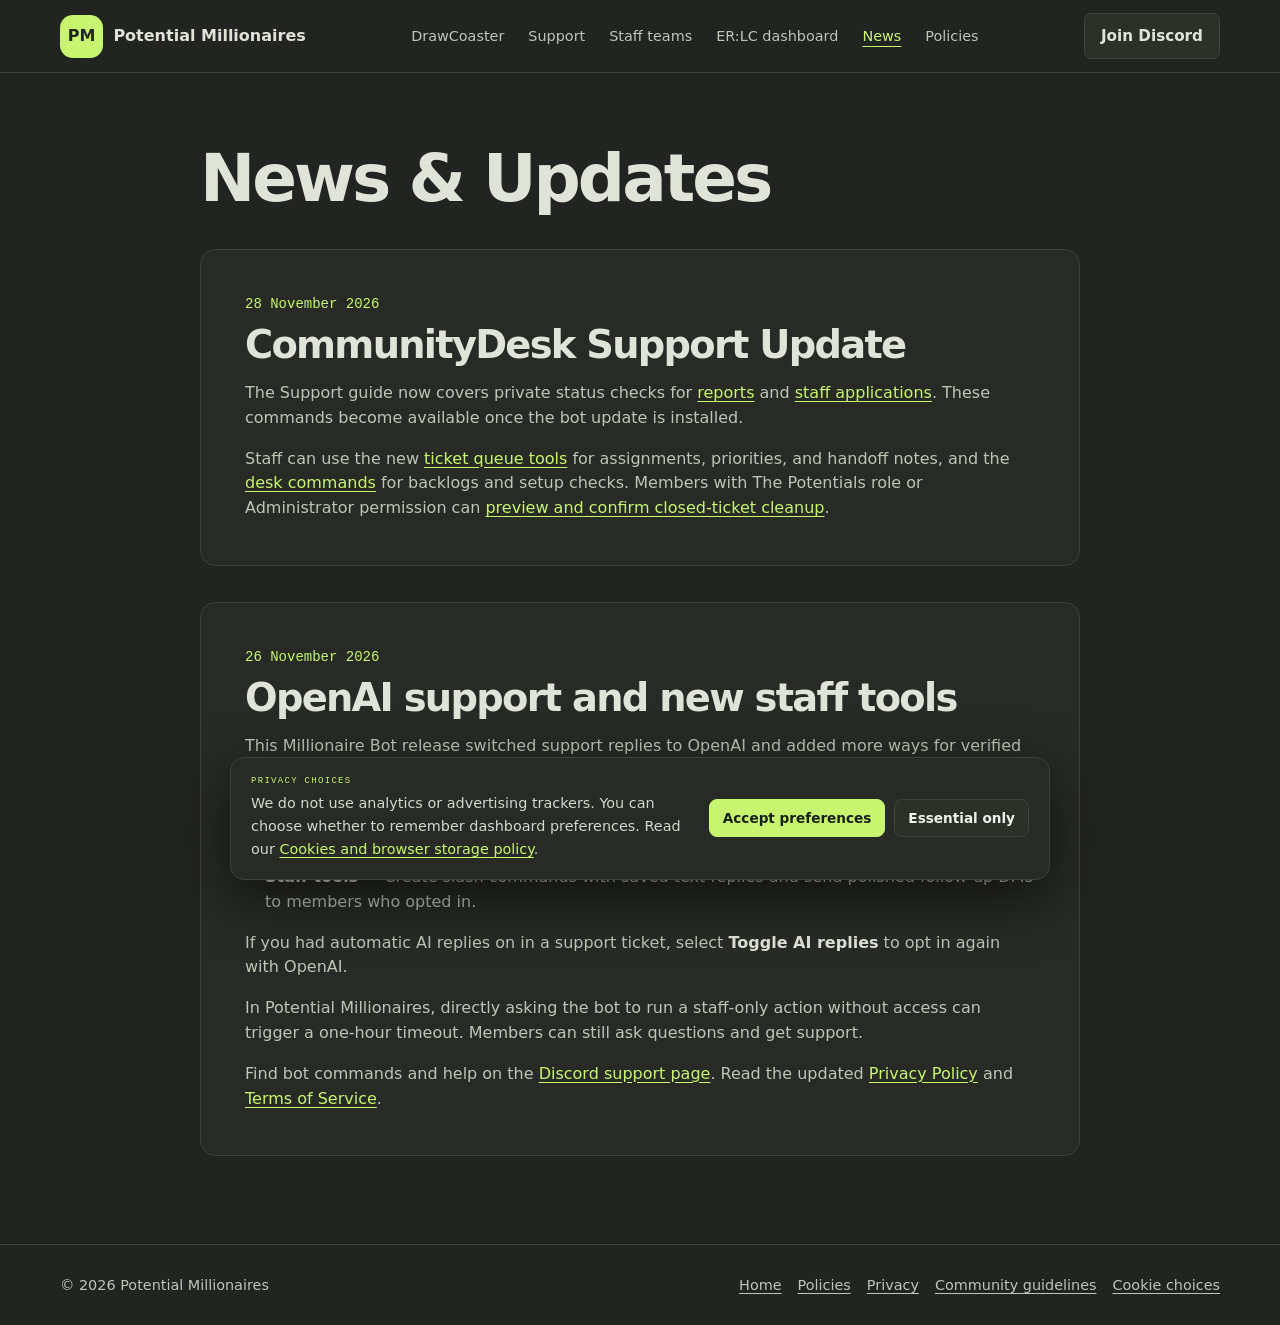
<file: news.html>
<!doctype html>
<html lang="en">
<head>
  <meta charset="utf-8">
  <meta name="viewport" content="width=device-width, initial-scale=1">
  <meta http-equiv="Content-Security-Policy" content="default-src 'self'; base-uri 'self'; object-src 'none'; script-src 'self'; style-src 'self'; img-src 'self' data:; form-action 'self'; upgrade-insecure-requests">
  <meta name="referrer" content="strict-origin-when-cross-origin">
  <meta name="theme-color" content="#222421">
  <meta name="description" content="Release notes and community updates from Potential Millionaires.">
  <link rel="canonical" href="https://potentialmillionaires.xyz/news.html">
  <title>News &amp; Updates | Potential Millionaires</title>
  <link rel="icon" href="data:image/svg+xml,%3Csvg xmlns='http://www.w3.org/2000/svg' viewBox='0 0 64 64'%3E%3Crect width='64' height='64' rx='18' fill='%23c7f56f'/%3E%3Ctext x='50%25' y='54%25' text-anchor='middle' dominant-baseline='middle' font-family='Arial' font-weight='900' font-size='25' fill='%2311130f'%3EPM%3C/text%3E%3C/svg%3E">
  <link rel="stylesheet" href="studio.css?v=pm-news">
  <link rel="stylesheet" href="cookie-notice.css">
  <script src="script.js" defer></script>
  <script src="cookie-notice.js" defer></script>
</head>
<body class="studio-site">
  <a class="skip-link" href="#main">Skip to content</a>
  <header class="site-header">
    <div class="wrap header-row">
      <a class="brand" href="index.html"><span class="brand-mark" aria-hidden="true">PM</span> Potential Millionaires</a>
      <button class="menu-toggle" type="button" aria-expanded="false" aria-controls="primary-nav" aria-label="Open menu"><span></span><span></span></button>
      <nav class="primary-nav" id="primary-nav" aria-label="Main navigation">
        <a href="index.html#work">DrawCoaster</a>
        <a href="support.html">Support</a>
        <a href="staff.html">Staff teams</a>
        <a href="dashboard.html">ER:LC dashboard</a>
        <a href="news.html" aria-current="page">News</a>
        <a href="policies.html">Policies</a>
      </nav>
      <a class="button button-discord" data-config-link="discordInviteUrl" data-unavailable-label="Discord invite" href="https://discord.gg/gS5AQm9hzQ">Join Discord</a>
    </div>
  </header>

  <main class="wrap news-page" id="main">
    <h1>News &amp; Updates</h1>
    <article class="news-entry" id="millionaire-bot-support-update" aria-labelledby="support-update-title">
      <time datetime="2026-11-28">28 November 2026</time>
      <h2 id="support-update-title">CommunityDesk Support Update</h2>
      <p>The Support guide now covers private status checks for <a href="support.html#report-status">reports</a> and <a href="support.html#application-status">staff applications</a>. These commands become available once the bot update is installed.</p>
      <p>Staff can use the new <a href="support.html#ticket-operations">ticket queue tools</a> for assignments, priorities, and handoff notes, and the <a href="support.html#desk-tools">desk commands</a> for backlogs and setup checks. Members with The Potentials role or Administrator permission can <a href="support.html#closed-ticket-cleanup">preview and confirm closed-ticket cleanup</a>.</p>
    </article>
    <article class="news-entry" id="millionaire-bot-2026-11-26" aria-labelledby="bot-release-title">
      <time datetime="2026-11-26">26 November 2026</time>
      <h2 id="bot-release-title">OpenAI support and new staff tools</h2>
      <p>This Millionaire Bot release switched support replies to OpenAI and added more ways for verified staff to work from Discord.</p>
      <ul>
        <li><strong>Tickets</strong> — Rename a support ticket by mentioning the bot and giving it a new name.</li>
        <li><strong>Announcements</strong> — Reply to a message and ask the bot to repost it under the bot’s name.</li>
        <li><strong>Staff tools</strong> — Create slash commands with saved text replies and send polished follow-up DMs to members who opted in.</li>
      </ul>
      <p>If you had automatic AI replies on in a support ticket, select <strong>Toggle AI replies</strong> to opt in again with OpenAI.</p>
      <p>In Potential Millionaires, directly asking the bot to run a staff-only action without access can trigger a one-hour timeout. Members can still ask questions and get support.</p>
      <p>Find bot commands and help on the <a href="support.html">Discord support page</a>. Read the updated <a href="privacy.html">Privacy Policy</a> and <a href="terms.html">Terms of Service</a>.</p>
    </article>
  </main>

  <footer class="site-footer">
    <div class="wrap footer-row">
      <span>© <span id="current-year"></span> Potential Millionaires</span>
      <nav aria-label="Footer navigation">
        <a href="index.html">Home</a>
        <a href="policies.html">Policies</a>
        <a href="privacy.html">Privacy</a>
        <a href="community-guidelines.html">Community guidelines</a>
        <button class="cookie-settings-link" type="button" data-open-cookie-notice>Cookie choices</button>
      </nav>
    </div>
  </footer>
  <div class="toast" id="site-toast" role="status" aria-live="polite"></div>
  <aside class="cookie-notice" id="cookie-notice" role="region" aria-label="Cookie and storage choices" aria-describedby="cookie-notice-copy" hidden>
    <div class="cookie-notice-copy"><p class="cookie-notice-kicker">PRIVACY CHOICES</p><p id="cookie-notice-copy">We do not use analytics or advertising trackers. You can choose whether to remember dashboard preferences. Read our <a href="cookies.html">Cookies and browser storage policy</a>.</p></div>
    <div class="cookie-notice-actions"><button class="cookie-button cookie-button-primary" type="button" data-cookie-choice="preferences">Accept preferences</button><button class="cookie-button cookie-button-secondary" type="button" data-cookie-choice="essential">Essential only</button></div>
  </aside>
</body>
</html>
</file>
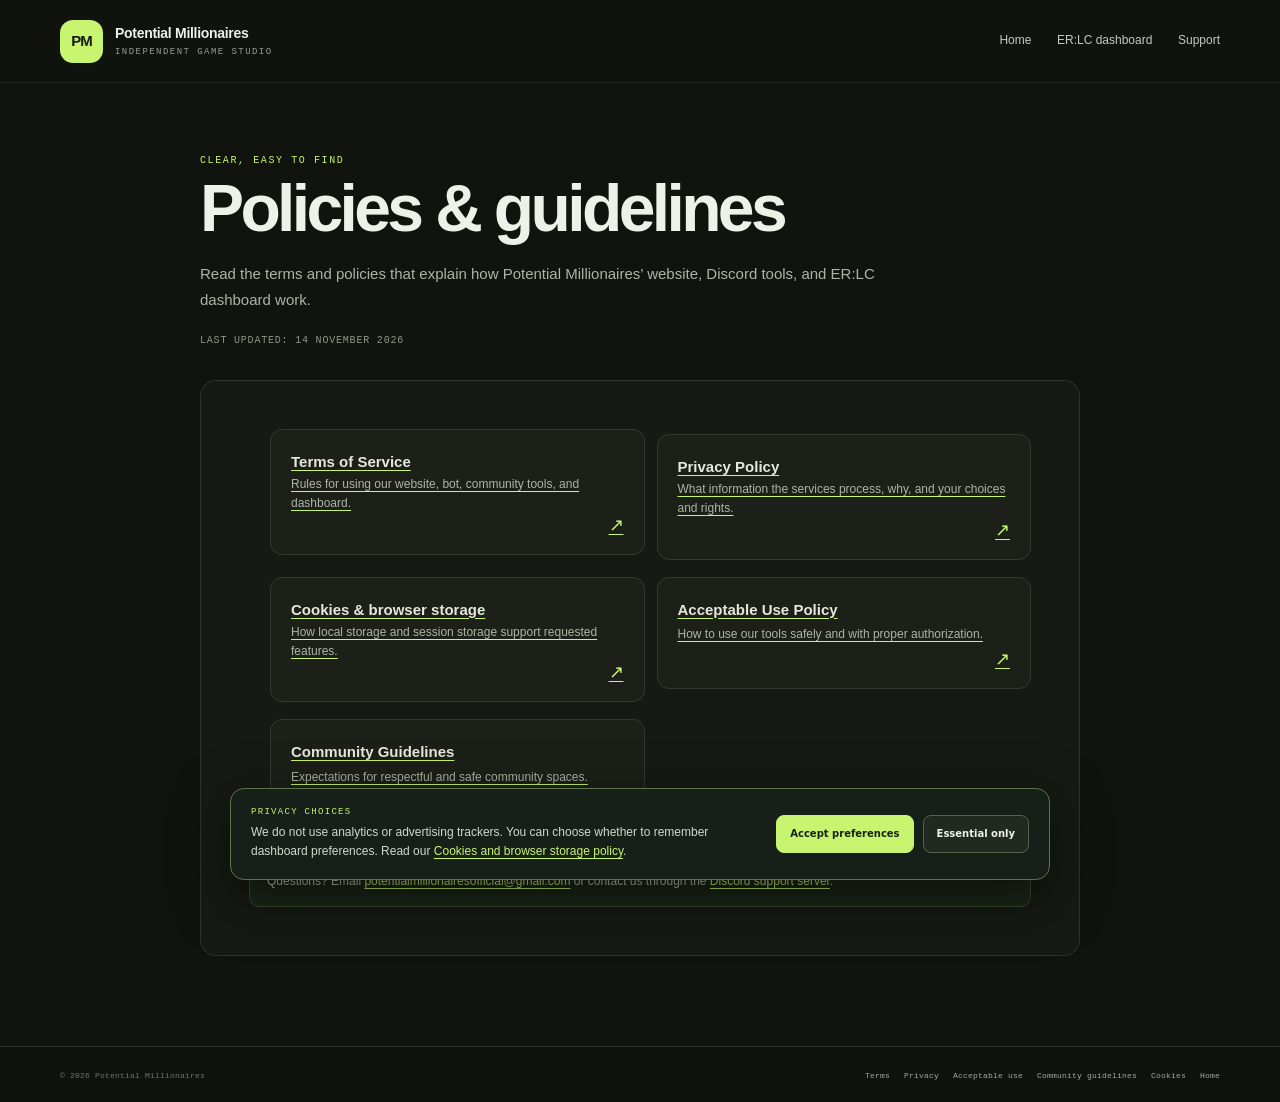
<file: policies.html>
<!doctype html>
<html lang="en">
<head>
  <meta charset="utf-8">
  <meta name="viewport" content="width=device-width, initial-scale=1"><meta http-equiv="Content-Security-Policy" content="default-src 'self'; base-uri 'self'; object-src 'none'; script-src 'self' https://challenges.cloudflare.com; style-src 'self' 'unsafe-inline'; img-src 'self' data:; font-src 'self' data:; connect-src 'self' https://potential-millionaires-erlc-api.jerrebjerreb18.workers.dev https://challenges.cloudflare.com; frame-src https://challenges.cloudflare.com; form-action 'self'; upgrade-insecure-requests"><meta name="referrer" content="strict-origin-when-cross-origin">
  <meta name="theme-color" content="#11130f">
  <meta name="description" content="Read the Potential Millionaires Terms, Privacy Policy, Cookie Policy, Acceptable Use Policy, and Community Guidelines.">
  <link rel="canonical" href="https://potentialmillionaires.xyz/policies.html">
  <link rel="stylesheet" href="style.css">
  <link rel="stylesheet" href="legal.css">
  <link rel="stylesheet" href="cookie-notice.css">
  <script src="script.js" defer></script>
  <script src="cookie-notice.js" defer></script>
  <title>Policies — Potential Millionaires</title>
</head>
<body class="legal-page">
  <a class="skip-link" href="#main">Skip to content</a>
  <header class="site-header">
    <div class="header-inner wrap">
      <a class="brand" href="index.html" aria-label="Potential Millionaires home"><span class="brand-mark" aria-hidden="true">PM</span><span class="brand-name">Potential <b>Millionaires</b><small>INDEPENDENT GAME STUDIO</small></span></a>
      <nav class="primary-nav" aria-label="Page navigation"><a href="index.html">Home</a><a href="dashboard.html">ER:LC dashboard</a><a href="support.html">Support</a></nav>
    </div>
  </header>
  <main class="legal-main" id="main">
    <p class="legal-kicker">Clear, easy to find</p>
    <h1 class="legal-title">Policies & guidelines</h1>
    <p class="legal-intro">Read the terms and policies that explain how Potential Millionaires’ website, Discord tools, and ER:LC dashboard work.</p>
    <p class="legal-meta">Last updated: 14 November 2026</p>
    <article class="legal-content">
      <ul class="policy-directory" aria-label="Available policies">
        <li><a class="policy-card" href="terms.html"><strong>Terms of Service</strong><span>Rules for using our website, bot, community tools, and dashboard.</span><em aria-hidden="true">↗</em></a></li>
        <li><a class="policy-card" href="privacy.html"><strong>Privacy Policy</strong><span>What information the services process, why, and your choices and rights.</span><em aria-hidden="true">↗</em></a></li>
        <li><a class="policy-card" href="cookies.html"><strong>Cookies & browser storage</strong><span>How local storage and session storage support requested features.</span><em aria-hidden="true">↗</em></a></li>
        <li><a class="policy-card" href="acceptable-use.html"><strong>Acceptable Use Policy</strong><span>How to use our tools safely and with proper authorization.</span><em aria-hidden="true">↗</em></a></li>
        <li><a class="policy-card" href="community-guidelines.html"><strong>Community Guidelines</strong><span>Expectations for respectful and safe community spaces.</span><em aria-hidden="true">↗</em></a></li>
      </ul>
      <div class="legal-note">Questions? Email <a href="mailto:potentialmillionairesofficial@gmail.com">potentialmillionairesofficial@gmail.com</a> or contact us through the <a data-config-link="discordInviteUrl" data-unavailable-label="Discord support server" href="index.html#community">Discord support server</a>.</div>
    </article>
  </main>
  <footer class="site-footer"><div class="wrap footer-bottom"><span>© <span id="current-year"></span> Potential Millionaires</span><nav class="footer-links" aria-label="Legal links"><a href="terms.html">Terms</a><a href="privacy.html">Privacy</a><a href="acceptable-use.html">Acceptable use</a><a href="community-guidelines.html">Community guidelines</a><a href="cookies.html">Cookies</a><a href="index.html">Home</a></nav></div></footer>
  <aside class="cookie-notice" id="cookie-notice" role="region" aria-label="Cookie and storage choices" aria-describedby="cookie-notice-copy" hidden>
    <div class="cookie-notice-copy"><p class="cookie-notice-kicker">PRIVACY CHOICES</p><p id="cookie-notice-copy">We do not use analytics or advertising trackers. You can choose whether to remember dashboard preferences. Read our <a href="cookies.html">Cookies and browser storage policy</a>.</p></div>
    <div class="cookie-notice-actions"><button class="cookie-button cookie-button-primary" type="button" data-cookie-choice="preferences">Accept preferences</button><button class="cookie-button cookie-button-secondary" type="button" data-cookie-choice="essential">Essential only</button></div>
  </aside>
</body>
</html>
</file>
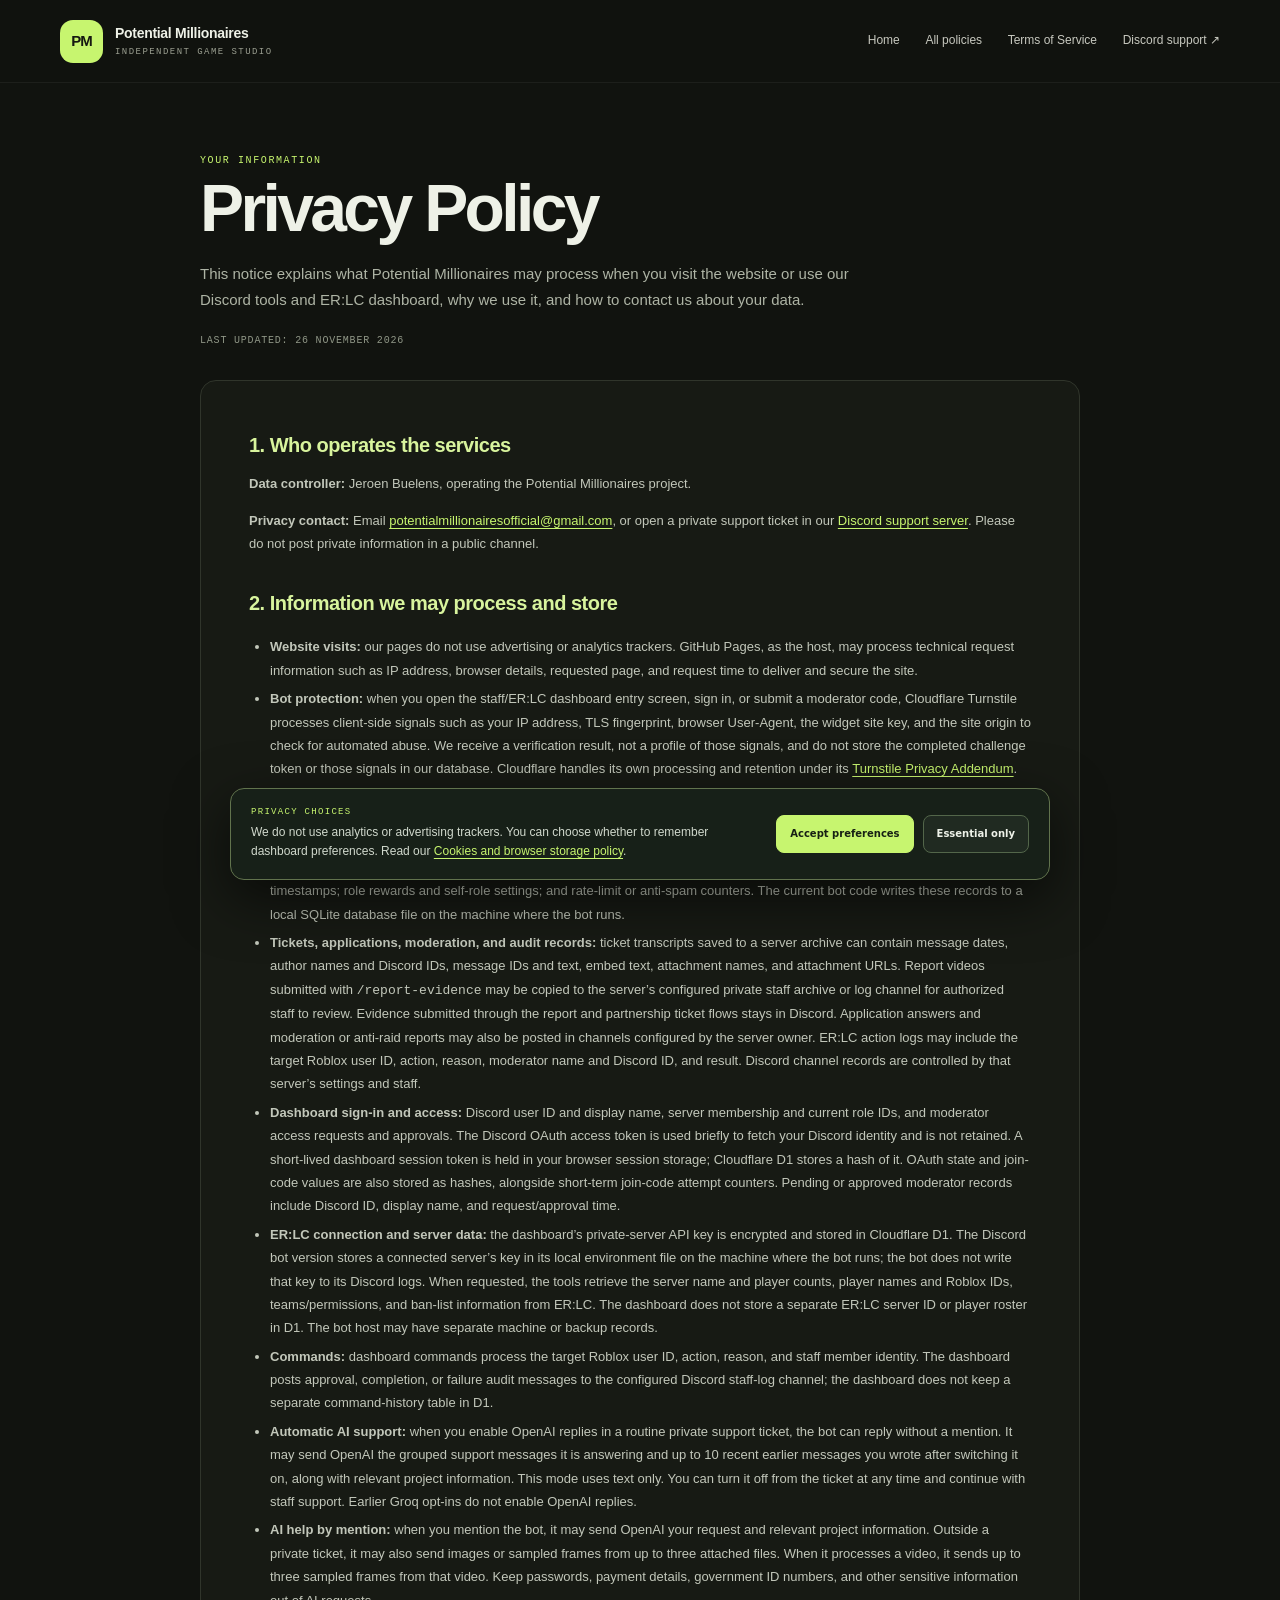
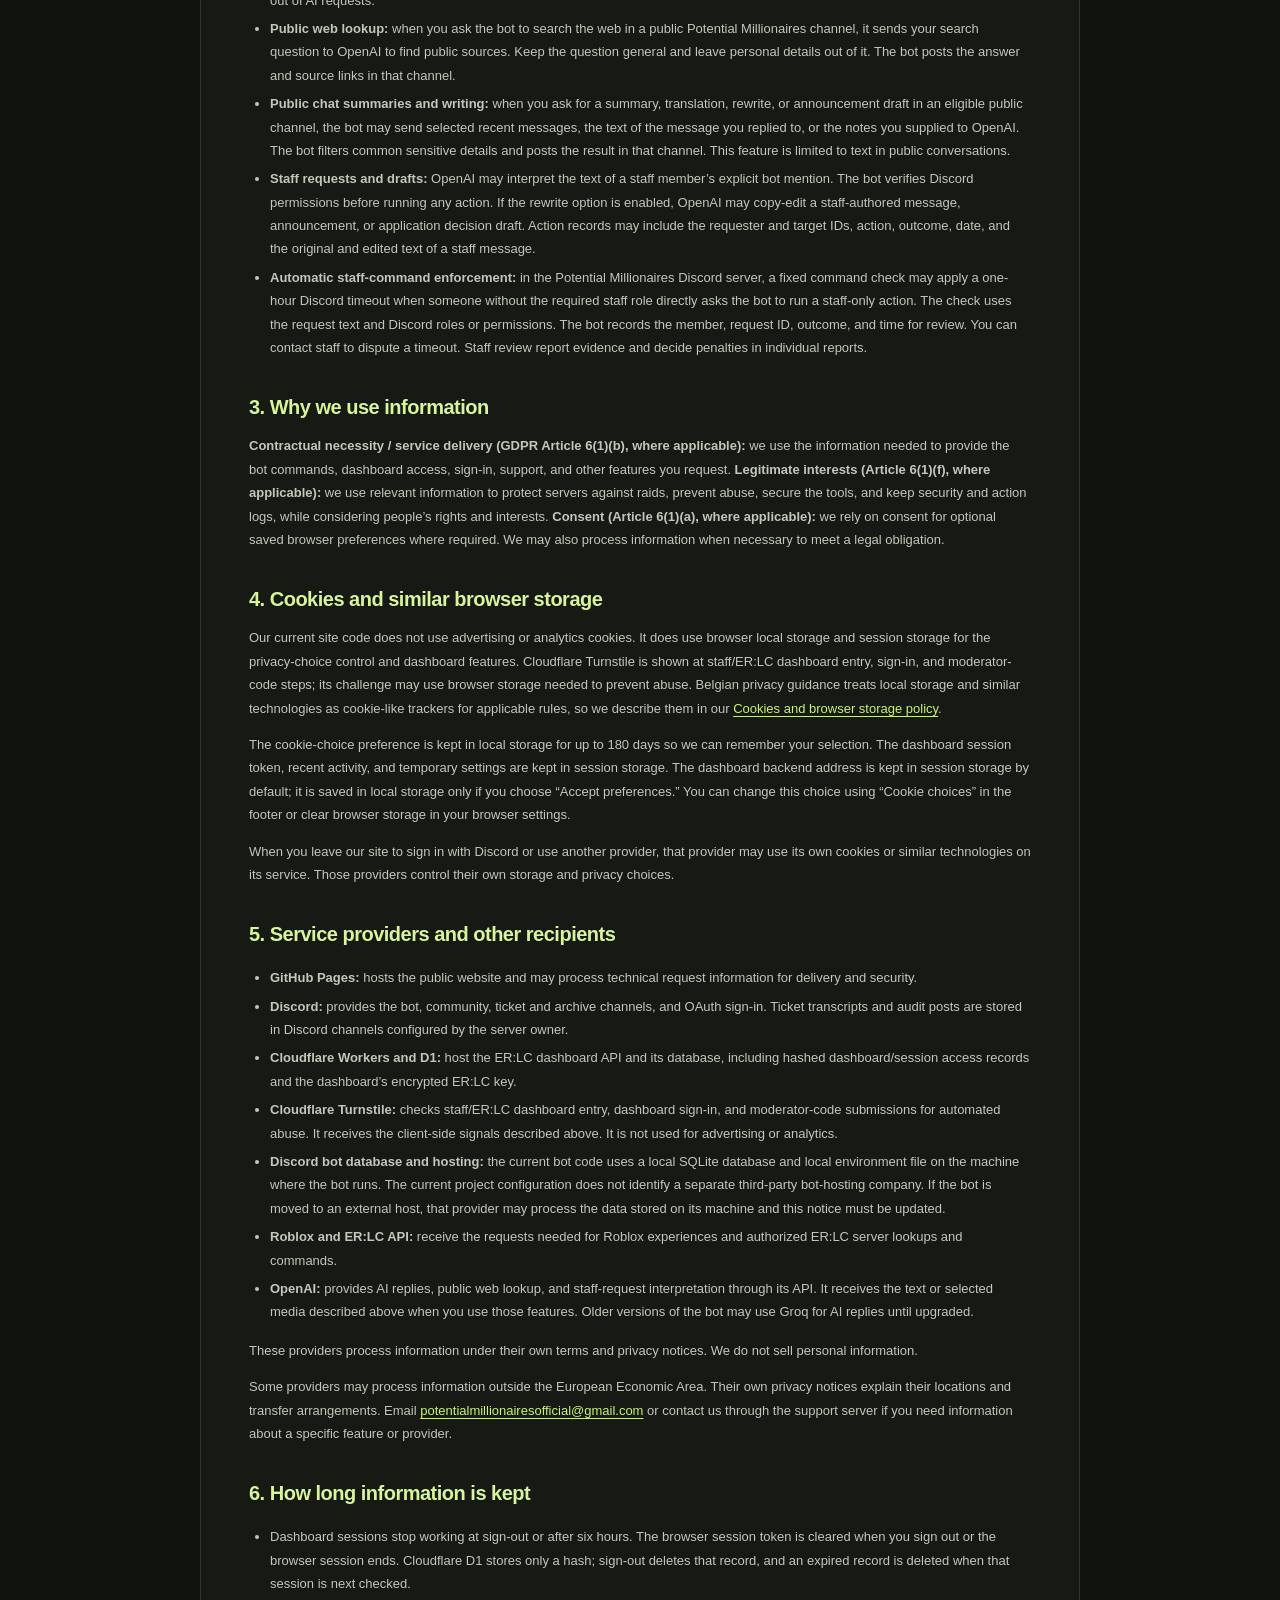
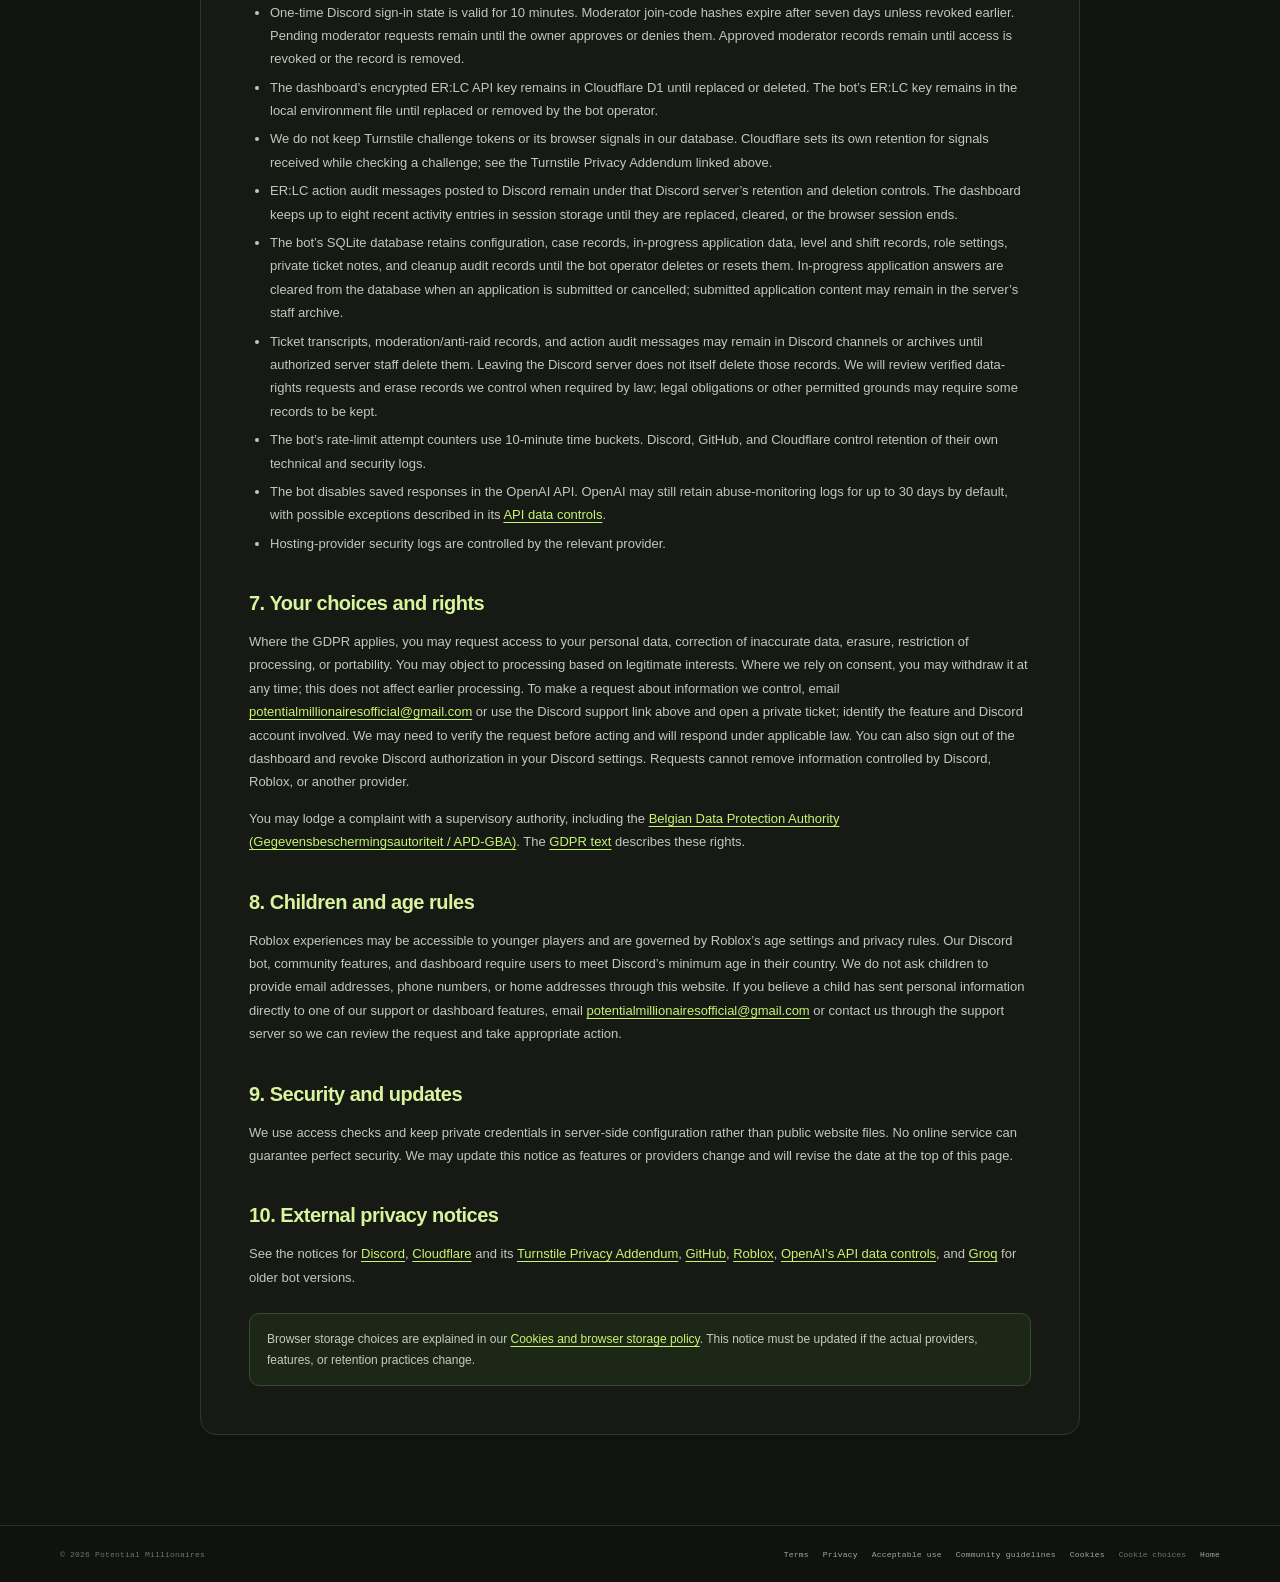
<file: privacy.html>
<!doctype html>
<html lang="en">
<head>
  <meta charset="utf-8">
  <meta name="viewport" content="width=device-width, initial-scale=1"><meta http-equiv="Content-Security-Policy" content="default-src 'self'; base-uri 'self'; object-src 'none'; script-src 'self' https://challenges.cloudflare.com; style-src 'self' 'unsafe-inline'; img-src 'self' data:; font-src 'self' data:; connect-src 'self' https://potential-millionaires-erlc-api.jerrebjerreb18.workers.dev https://challenges.cloudflare.com; frame-src https://challenges.cloudflare.com; form-action 'self'; upgrade-insecure-requests"><meta name="referrer" content="strict-origin-when-cross-origin">
  <meta name="theme-color" content="#11130f">
  <meta name="description" content="Privacy information for Potential Millionaires games, Discord tools, website, and ER:LC dashboard.">
  <link rel="canonical" href="https://potentialmillionaires.xyz/privacy.html">
  <link rel="stylesheet" href="style.css">
  <link rel="stylesheet" href="legal.css">
  <link rel="stylesheet" href="cookie-notice.css">
  <script src="script.js" defer></script>
  <script src="cookie-notice.js" defer></script>
  <title>Privacy Policy — Potential Millionaires</title>
</head>
<body class="legal-page">
  <a class="skip-link" href="#main">Skip to content</a>
  <header class="site-header">
    <div class="header-inner wrap">
      <a class="brand" href="index.html" aria-label="Potential Millionaires home"><span class="brand-mark" aria-hidden="true">PM</span><span class="brand-name">Potential <b>Millionaires</b><small>INDEPENDENT GAME STUDIO</small></span></a>
      <nav class="primary-nav" aria-label="Page navigation"><a href="index.html">Home</a><a href="policies.html">All policies</a><a href="terms.html">Terms of Service</a><a data-config-link="discordInviteUrl" data-unavailable-label="Discord support" href="index.html#community">Discord support ↗</a></nav>
    </div>
  </header>
  <main class="legal-main" id="main">
    <p class="legal-kicker">Your information</p>
    <h1 class="legal-title">Privacy Policy</h1>
    <p class="legal-intro">This notice explains what Potential Millionaires may process when you visit the website or use our Discord tools and ER:LC dashboard, why we use it, and how to contact us about your data.</p>
    <p class="legal-meta">Last updated: 26 November 2026</p>
    <article class="legal-content">
      <h2>1. Who operates the services</h2>
      <p><strong>Data controller:</strong> Jeroen Buelens, operating the Potential Millionaires project.</p>
      <p><strong>Privacy contact:</strong> Email <a href="mailto:potentialmillionairesofficial@gmail.com">potentialmillionairesofficial@gmail.com</a>, or open a private support ticket in our <a data-config-link="discordInviteUrl" data-unavailable-label="Discord support server" href="index.html#community">Discord support server</a>. Please do not post private information in a public channel.</p>

      <h2>2. Information we may process and store</h2>
      <ul>
        <li><strong>Website visits:</strong> our pages do not use advertising or analytics trackers. GitHub Pages, as the host, may process technical request information such as IP address, browser details, requested page, and request time to deliver and secure the site.</li>
        <li><strong>Bot protection:</strong> when you open the staff/ER:LC dashboard entry screen, sign in, or submit a moderator code, Cloudflare Turnstile processes client-side signals such as your IP address, TLS fingerprint, browser User-Agent, the widget site key, and the site origin to check for automated abuse. We receive a verification result, not a profile of those signals, and do not store the completed challenge token or those signals in our database. Cloudflare handles its own processing and retention under its <a href="https://www.cloudflare.com/turnstile-privacy-policy/" rel="noopener noreferrer">Turnstile Privacy Addendum</a>.</li>
        <li><strong>Discord bot database:</strong> the bot stores server configuration and role permissions; Discord server, channel, role, and user IDs; ticket/case owner, claimant, room, priority, and status; private ticket notes and their author IDs and timestamps; closed-ticket cleanup outcomes and requester IDs; ticket AI settings; reported account IDs, evidence message references and staff moderation decisions; staff-application status, progress, and answers while an application is in progress; shift start/end times; leveling XP and timestamps; role rewards and self-role settings; and rate-limit or anti-spam counters. The current bot code writes these records to a local SQLite database file on the machine where the bot runs.</li>
        <li><strong>Tickets, applications, moderation, and audit records:</strong> ticket transcripts saved to a server archive can contain message dates, author names and Discord IDs, message IDs and text, embed text, attachment names, and attachment URLs. Report videos submitted with <code>/report-evidence</code> may be copied to the server’s configured private staff archive or log channel for authorized staff to review. Evidence submitted through the report and partnership ticket flows stays in Discord. Application answers and moderation or anti-raid reports may also be posted in channels configured by the server owner. ER:LC action logs may include the target Roblox user ID, action, reason, moderator name and Discord ID, and result. Discord channel records are controlled by that server’s settings and staff.</li>
        <li><strong>Dashboard sign-in and access:</strong> Discord user ID and display name, server membership and current role IDs, and moderator access requests and approvals. The Discord OAuth access token is used briefly to fetch your Discord identity and is not retained. A short-lived dashboard session token is held in your browser session storage; Cloudflare D1 stores a hash of it. OAuth state and join-code values are also stored as hashes, alongside short-term join-code attempt counters. Pending or approved moderator records include Discord ID, display name, and request/approval time.</li>
        <li><strong>ER:LC connection and server data:</strong> the dashboard’s private-server API key is encrypted and stored in Cloudflare D1. The Discord bot version stores a connected server’s key in its local environment file on the machine where the bot runs; the bot does not write that key to its Discord logs. When requested, the tools retrieve the server name and player counts, player names and Roblox IDs, teams/permissions, and ban-list information from ER:LC. The dashboard does not store a separate ER:LC server ID or player roster in D1. The bot host may have separate machine or backup records.</li>
        <li><strong>Commands:</strong> dashboard commands process the target Roblox user ID, action, reason, and staff member identity. The dashboard posts approval, completion, or failure audit messages to the configured Discord staff-log channel; the dashboard does not keep a separate command-history table in D1.</li>
        <li><strong>Automatic AI support:</strong> when you enable OpenAI replies in a routine private support ticket, the bot can reply without a mention. It may send OpenAI the grouped support messages it is answering and up to 10 recent earlier messages you wrote after switching it on, along with relevant project information. This mode uses text only. You can turn it off from the ticket at any time and continue with staff support. Earlier Groq opt-ins do not enable OpenAI replies.</li>
        <li><strong>AI help by mention:</strong> when you mention the bot, it may send OpenAI your request and relevant project information. Outside a private ticket, it may also send images or sampled frames from up to three attached files. When it processes a video, it sends up to three sampled frames from that video. Keep passwords, payment details, government ID numbers, and other sensitive information out of AI requests.</li>
        <li><strong>Public web lookup:</strong> when you ask the bot to search the web in a public Potential Millionaires channel, it sends your search question to OpenAI to find public sources. Keep the question general and leave personal details out of it. The bot posts the answer and source links in that channel.</li>
        <li><strong>Public chat summaries and writing:</strong> when you ask for a summary, translation, rewrite, or announcement draft in an eligible public channel, the bot may send selected recent messages, the text of the message you replied to, or the notes you supplied to OpenAI. The bot filters common sensitive details and posts the result in that channel. This feature is limited to text in public conversations.</li>
        <li><strong>Staff requests and drafts:</strong> OpenAI may interpret the text of a staff member’s explicit bot mention. The bot verifies Discord permissions before running any action. If the rewrite option is enabled, OpenAI may copy-edit a staff-authored message, announcement, or application decision draft. Action records may include the requester and target IDs, action, outcome, date, and the original and edited text of a staff message.</li>
        <li><strong>Automatic staff-command enforcement:</strong> in the Potential Millionaires Discord server, a fixed command check may apply a one-hour Discord timeout when someone without the required staff role directly asks the bot to run a staff-only action. The check uses the request text and Discord roles or permissions. The bot records the member, request ID, outcome, and time for review. You can contact staff to dispute a timeout. Staff review report evidence and decide penalties in individual reports.</li>
      </ul>

      <h2>3. Why we use information</h2>
      <p><strong>Contractual necessity / service delivery (GDPR Article 6(1)(b), where applicable):</strong> we use the information needed to provide the bot commands, dashboard access, sign-in, support, and other features you request. <strong>Legitimate interests (Article 6(1)(f), where applicable):</strong> we use relevant information to protect servers against raids, prevent abuse, secure the tools, and keep security and action logs, while considering people’s rights and interests. <strong>Consent (Article 6(1)(a), where applicable):</strong> we rely on consent for optional saved browser preferences where required. We may also process information when necessary to meet a legal obligation.</p>

      <h2 id="cookies">4. Cookies and similar browser storage</h2>
      <p>Our current site code does not use advertising or analytics cookies. It does use browser local storage and session storage for the privacy-choice control and dashboard features. Cloudflare Turnstile is shown at staff/ER:LC dashboard entry, sign-in, and moderator-code steps; its challenge may use browser storage needed to prevent abuse. Belgian privacy guidance treats local storage and similar technologies as cookie-like trackers for applicable rules, so we describe them in our <a href="cookies.html">Cookies and browser storage policy</a>.</p>
      <p>The cookie-choice preference is kept in local storage for up to 180 days so we can remember your selection. The dashboard session token, recent activity, and temporary settings are kept in session storage. The dashboard backend address is kept in session storage by default; it is saved in local storage only if you choose “Accept preferences.” You can change this choice using “Cookie choices” in the footer or clear browser storage in your browser settings.</p>
      <p>When you leave our site to sign in with Discord or use another provider, that provider may use its own cookies or similar technologies on its service. Those providers control their own storage and privacy choices.</p>

      <h2>5. Service providers and other recipients</h2>
      <ul>
        <li><strong>GitHub Pages:</strong> hosts the public website and may process technical request information for delivery and security.</li>
        <li><strong>Discord:</strong> provides the bot, community, ticket and archive channels, and OAuth sign-in. Ticket transcripts and audit posts are stored in Discord channels configured by the server owner.</li>
        <li><strong>Cloudflare Workers and D1:</strong> host the ER:LC dashboard API and its database, including hashed dashboard/session access records and the dashboard’s encrypted ER:LC key.</li>
        <li><strong>Cloudflare Turnstile:</strong> checks staff/ER:LC dashboard entry, dashboard sign-in, and moderator-code submissions for automated abuse. It receives the client-side signals described above. It is not used for advertising or analytics.</li>
        <li><strong>Discord bot database and hosting:</strong> the current bot code uses a local SQLite database and local environment file on the machine where the bot runs. The current project configuration does not identify a separate third-party bot-hosting company. If the bot is moved to an external host, that provider may process the data stored on its machine and this notice must be updated.</li>
        <li><strong>Roblox and ER:LC API:</strong> receive the requests needed for Roblox experiences and authorized ER:LC server lookups and commands.</li>
        <li><strong>OpenAI:</strong> provides AI replies, public web lookup, and staff-request interpretation through its API. It receives the text or selected media described above when you use those features. Older versions of the bot may use Groq for AI replies until upgraded.</li>
      </ul>
      <p>These providers process information under their own terms and privacy notices. We do not sell personal information.</p>
      <p>Some providers may process information outside the European Economic Area. Their own privacy notices explain their locations and transfer arrangements. Email <a href="mailto:potentialmillionairesofficial@gmail.com">potentialmillionairesofficial@gmail.com</a> or contact us through the support server if you need information about a specific feature or provider.</p>

      <h2>6. How long information is kept</h2>
      <ul>
        <li>Dashboard sessions stop working at sign-out or after six hours. The browser session token is cleared when you sign out or the browser session ends. Cloudflare D1 stores only a hash; sign-out deletes that record, and an expired record is deleted when that session is next checked.</li>
        <li>One-time Discord sign-in state is valid for 10 minutes. Moderator join-code hashes expire after seven days unless revoked earlier. Pending moderator requests remain until the owner approves or denies them. Approved moderator records remain until access is revoked or the record is removed.</li>
        <li>The dashboard’s encrypted ER:LC API key remains in Cloudflare D1 until replaced or deleted. The bot’s ER:LC key remains in the local environment file until replaced or removed by the bot operator.</li>
        <li>We do not keep Turnstile challenge tokens or its browser signals in our database. Cloudflare sets its own retention for signals received while checking a challenge; see the Turnstile Privacy Addendum linked above.</li>
        <li>ER:LC action audit messages posted to Discord remain under that Discord server’s retention and deletion controls. The dashboard keeps up to eight recent activity entries in session storage until they are replaced, cleared, or the browser session ends.</li>
        <li>The bot’s SQLite database retains configuration, case records, in-progress application data, level and shift records, role settings, private ticket notes, and cleanup audit records until the bot operator deletes or resets them. In-progress application answers are cleared from the database when an application is submitted or cancelled; submitted application content may remain in the server’s staff archive.</li>
        <li>Ticket transcripts, moderation/anti-raid records, and action audit messages may remain in Discord channels or archives until authorized server staff delete them. Leaving the Discord server does not itself delete those records. We will review verified data-rights requests and erase records we control when required by law; legal obligations or other permitted grounds may require some records to be kept.</li>
        <li>The bot’s rate-limit attempt counters use 10-minute time buckets. Discord, GitHub, and Cloudflare control retention of their own technical and security logs.</li>
        <li>The bot disables saved responses in the OpenAI API. OpenAI may still retain abuse-monitoring logs for up to 30 days by default, with possible exceptions described in its <a href="https://developers.openai.com/api/docs/guides/your-data" rel="noopener noreferrer">API data controls</a>.</li>
        <li>Hosting-provider security logs are controlled by the relevant provider.</li>
      </ul>

      <h2>7. Your choices and rights</h2>
      <p>Where the GDPR applies, you may request access to your personal data, correction of inaccurate data, erasure, restriction of processing, or portability. You may object to processing based on legitimate interests. Where we rely on consent, you may withdraw it at any time; this does not affect earlier processing. To make a request about information we control, email <a href="mailto:potentialmillionairesofficial@gmail.com">potentialmillionairesofficial@gmail.com</a> or use the Discord support link above and open a private ticket; identify the feature and Discord account involved. We may need to verify the request before acting and will respond under applicable law. You can also sign out of the dashboard and revoke Discord authorization in your Discord settings. Requests cannot remove information controlled by Discord, Roblox, or another provider.</p>
      <p>You may lodge a complaint with a supervisory authority, including the <a href="https://www.dataprotectionauthority.be/" rel="noopener noreferrer">Belgian Data Protection Authority (Gegevensbeschermingsautoriteit / APD-GBA)</a>. The <a href="https://eur-lex.europa.eu/eli/reg/2016/679/oj/eng/" rel="noopener noreferrer">GDPR text</a> describes these rights.</p>

      <h2>8. Children and age rules</h2>
      <p>Roblox experiences may be accessible to younger players and are governed by Roblox’s age settings and privacy rules. Our Discord bot, community features, and dashboard require users to meet Discord’s minimum age in their country. We do not ask children to provide email addresses, phone numbers, or home addresses through this website. If you believe a child has sent personal information directly to one of our support or dashboard features, email <a href="mailto:potentialmillionairesofficial@gmail.com">potentialmillionairesofficial@gmail.com</a> or contact us through the support server so we can review the request and take appropriate action.</p>

      <h2>9. Security and updates</h2>
      <p>We use access checks and keep private credentials in server-side configuration rather than public website files. No online service can guarantee perfect security. We may update this notice as features or providers change and will revise the date at the top of this page.</p>

      <h2>10. External privacy notices</h2>
      <p>See the notices for <a href="https://discord.com/privacy" rel="noopener noreferrer">Discord</a>, <a href="https://www.cloudflare.com/privacypolicy/" rel="noopener noreferrer">Cloudflare</a> and its <a href="https://www.cloudflare.com/turnstile-privacy-policy/" rel="noopener noreferrer">Turnstile Privacy Addendum</a>, <a href="https://docs.github.com/en/site-policy/privacy-policies/github-general-privacy-statement" rel="noopener noreferrer">GitHub</a>, <a href="https://www.roblox.com/info/privacy" rel="noopener noreferrer">Roblox</a>, <a href="https://developers.openai.com/api/docs/guides/your-data" rel="noopener noreferrer">OpenAI’s API data controls</a>, and <a href="https://groq.com/privacy-policy" rel="noopener noreferrer">Groq</a> for older bot versions.</p>
      <div class="legal-note">Browser storage choices are explained in our <a href="cookies.html">Cookies and browser storage policy</a>. This notice must be updated if the actual providers, features, or retention practices change.</div>
    </article>
  </main>
  <footer class="site-footer"><div class="wrap footer-bottom"><span>© <span id="current-year"></span> Potential Millionaires</span><nav class="footer-links" aria-label="Legal links"><a href="terms.html">Terms</a><a href="privacy.html" aria-current="page">Privacy</a><a href="acceptable-use.html">Acceptable use</a><a href="community-guidelines.html">Community guidelines</a><a href="cookies.html">Cookies</a><button class="cookie-settings-link" type="button" data-open-cookie-notice>Cookie choices</button><a href="index.html">Home</a></nav></div></footer>
  <aside class="cookie-notice" id="cookie-notice" role="region" aria-label="Cookie and storage choices" aria-describedby="cookie-notice-copy" hidden>
    <div class="cookie-notice-copy"><p class="cookie-notice-kicker">PRIVACY CHOICES</p><p id="cookie-notice-copy">We do not use analytics or advertising trackers. You can choose whether to remember dashboard preferences. Read our <a href="cookies.html">Cookies and browser storage policy</a>.</p></div>
    <div class="cookie-notice-actions"><button class="cookie-button cookie-button-primary" type="button" data-cookie-choice="preferences">Accept preferences</button><button class="cookie-button cookie-button-secondary" type="button" data-cookie-choice="essential">Essential only</button></div>
  </aside>
</body>
</html>
</file>
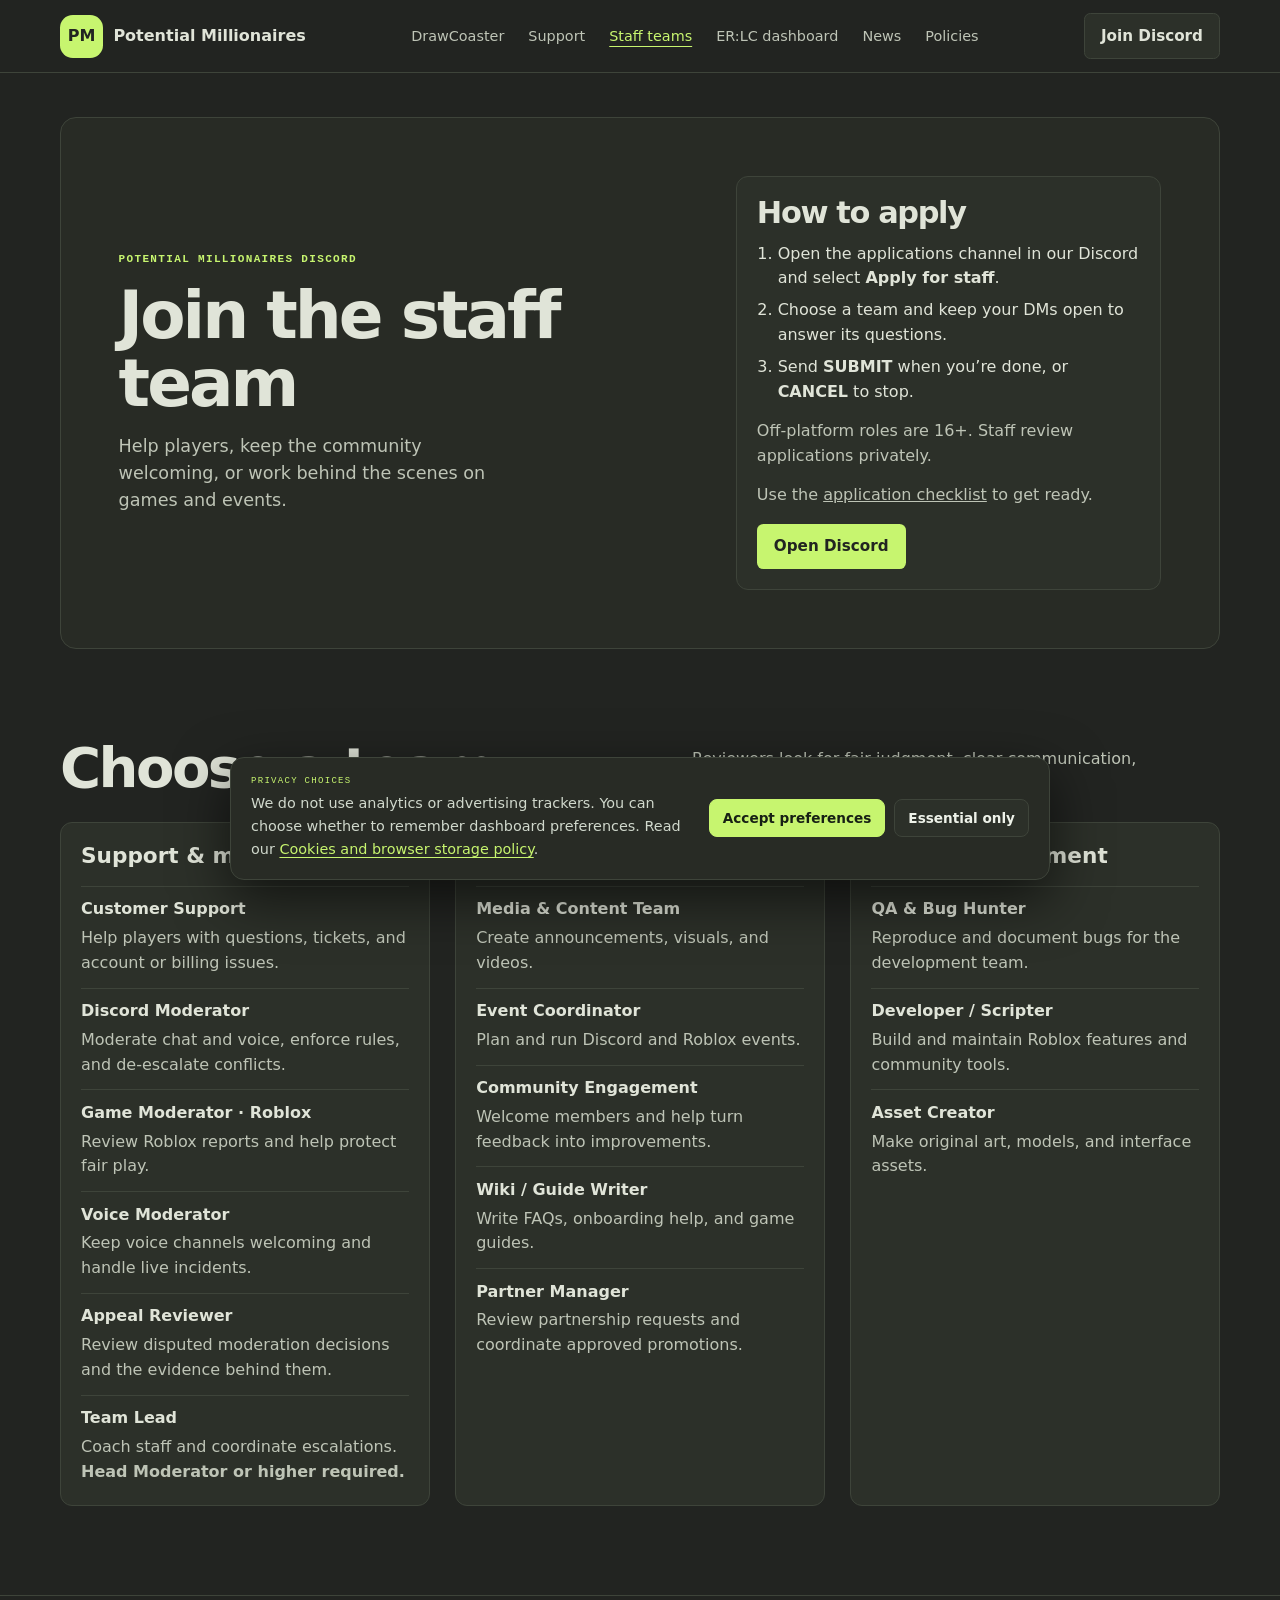
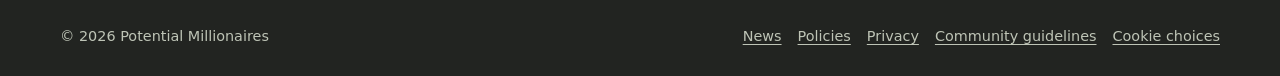
<file: staff.html>
<!doctype html>
<html lang="en">
<head>
  <meta charset="utf-8">
  <meta name="viewport" content="width=device-width, initial-scale=1"><meta http-equiv="Content-Security-Policy" content="default-src 'self'; base-uri 'self'; object-src 'none'; script-src 'self' https://challenges.cloudflare.com; style-src 'self' 'unsafe-inline'; img-src 'self' data:; font-src 'self' data:; connect-src 'self' https://potential-millionaires-erlc-api.jerrebjerreb18.workers.dev https://challenges.cloudflare.com; frame-src https://challenges.cloudflare.com; form-action 'self'; upgrade-insecure-requests"><meta name="referrer" content="strict-origin-when-cross-origin">
  <meta name="theme-color" content="#222421">
  <meta name="description" content="Explore the Potential Millionaires staff teams and learn how to apply in Discord.">
  <link rel="canonical" href="https://potentialmillionaires.xyz/staff.html">
  <title>Staff teams | Potential Millionaires</title>
  <link rel="icon" href="data:image/svg+xml,%3Csvg xmlns='http://www.w3.org/2000/svg' viewBox='0 0 64 64'%3E%3Crect width='64' height='64' rx='18' fill='%23c7f56f'/%3E%3Ctext x='50%25' y='54%25' text-anchor='middle' dominant-baseline='middle' font-family='Arial' font-weight='900' font-size='25' fill='%2311130f'%3EPM%3C/text%3E%3C/svg%3E">
  <link rel="stylesheet" href="studio.css?v=pm-olive">

  <link rel="stylesheet" href="cookie-notice.css">
  <script src="script.js" defer></script>
  <script src="cookie-notice.js" defer></script>
</head>
<body class="studio-site">
  <a class="skip-link" href="#main">Skip to content</a>
  <header class="site-header">
    <div class="wrap header-row">
      <a class="brand" href="index.html"><span class="brand-mark" aria-hidden="true">PM</span> Potential Millionaires</a>
      <button class="menu-toggle" type="button" aria-expanded="false" aria-controls="primary-nav" aria-label="Open menu"><span></span><span></span></button>
      <nav class="primary-nav" id="primary-nav" aria-label="Main navigation">
        <a href="index.html#work">DrawCoaster</a>
        <a href="support.html">Support</a>
        <a href="staff.html" aria-current="page">Staff teams</a>
        <a href="dashboard.html">ER:LC dashboard</a>
        <a href="news.html">News</a>
        <a href="policies.html">Policies</a>
      </nav>
      <a class="button button-discord" data-config-link="discordInviteUrl" data-unavailable-label="Discord invite" href="https://discord.gg/gS5AQm9hzQ">Join Discord</a>
    </div>
  </header>

  <main class="wrap staff-page" id="main">
    <section class="staff-intro" aria-labelledby="staff-title">
      <div>
        <p class="eyebrow">Potential Millionaires Discord</p>
        <h1 id="staff-title">Join the staff team</h1>
        <p>Help players, keep the community welcoming, or work behind the scenes on games and events.</p>
      </div>
      <aside class="application-steps" aria-labelledby="apply-title">
        <h2 id="apply-title">How to apply</h2>
        <ol>
          <li>Open the applications channel in our Discord and select <strong>Apply for staff</strong>.</li>
          <li>Choose a team and keep your DMs open to answer its questions.</li>
          <li>Send <strong>SUBMIT</strong> when you’re done, or <strong>CANCEL</strong> to stop.</li>
        </ol>
        <p>Off-platform roles are 16+. Staff review applications privately.</p>
        <p>Use the <a href="support.html#application">application checklist</a> to get ready.</p>
        <a class="button button-primary" data-config-link="discordInviteUrl" data-unavailable-label="Discord invite" href="https://discord.gg/gS5AQm9hzQ">Open Discord</a>
      </aside>
    </section>

    <section class="section team-section" aria-labelledby="teams-title">
      <div class="section-heading">
        <h2 id="teams-title">Choose a team</h2>
        <p>Reviewers look for fair judgment, clear communication, reliability, and respect for privacy.</p>
      </div>
      <div class="team-grid">
        <article class="team-group">
          <h3>Support &amp; moderation</h3>
          <dl>
            <dt>Customer Support</dt><dd>Help players with questions, tickets, and account or billing issues.</dd>
            <dt>Discord Moderator</dt><dd>Moderate chat and voice, enforce rules, and de-escalate conflicts.</dd>
            <dt>Game Moderator · Roblox</dt><dd>Review Roblox reports and help protect fair play.</dd>
            <dt>Voice Moderator</dt><dd>Keep voice channels welcoming and handle live incidents.</dd>
            <dt>Appeal Reviewer</dt><dd>Review disputed moderation decisions and the evidence behind them.</dd>
            <dt>Team Lead</dt><dd>Coach staff and coordinate escalations. <strong>Head Moderator or higher required.</strong></dd>
          </dl>
        </article>
        <article class="team-group">
          <h3>Community &amp; content</h3>
          <dl>
            <dt>Media &amp; Content Team</dt><dd>Create announcements, visuals, and videos.</dd>
            <dt>Event Coordinator</dt><dd>Plan and run Discord and Roblox events.</dd>
            <dt>Community Engagement</dt><dd>Welcome members and help turn feedback into improvements.</dd>
            <dt>Wiki / Guide Writer</dt><dd>Write FAQs, onboarding help, and game guides.</dd>
            <dt>Partner Manager</dt><dd>Review partnership requests and coordinate approved promotions.</dd>
          </dl>
        </article>
        <article class="team-group">
          <h3>Game development</h3>
          <dl>
            <dt>QA &amp; Bug Hunter</dt><dd>Reproduce and document bugs for the development team.</dd>
            <dt>Developer / Scripter</dt><dd>Build and maintain Roblox features and community tools.</dd>
            <dt>Asset Creator</dt><dd>Make original art, models, and interface assets.</dd>
          </dl>
        </article>
      </div>
    </section>
  </main>

  <footer class="site-footer">
    <div class="wrap footer-row">
      <span>© <span id="current-year"></span> Potential Millionaires</span>
      <nav aria-label="Footer navigation">
        <a href="news.html">News</a>
        <a href="policies.html">Policies</a>
        <a href="privacy.html">Privacy</a>
        <a href="community-guidelines.html">Community guidelines</a>
        <button class="cookie-settings-link" type="button" data-open-cookie-notice>Cookie choices</button>
      </nav>
    </div>
  </footer>
  <div class="toast" id="site-toast" role="status" aria-live="polite"></div>
  <aside class="cookie-notice" id="cookie-notice" role="region" aria-label="Cookie and storage choices" aria-describedby="cookie-notice-copy" hidden>
    <div class="cookie-notice-copy"><p class="cookie-notice-kicker">PRIVACY CHOICES</p><p id="cookie-notice-copy">We do not use analytics or advertising trackers. You can choose whether to remember dashboard preferences. Read our <a href="cookies.html">Cookies and browser storage policy</a>.</p></div>
    <div class="cookie-notice-actions"><button class="cookie-button cookie-button-primary" type="button" data-cookie-choice="preferences">Accept preferences</button><button class="cookie-button cookie-button-secondary" type="button" data-cookie-choice="essential">Essential only</button></div>
  </aside>

</body>
</html>
</file>
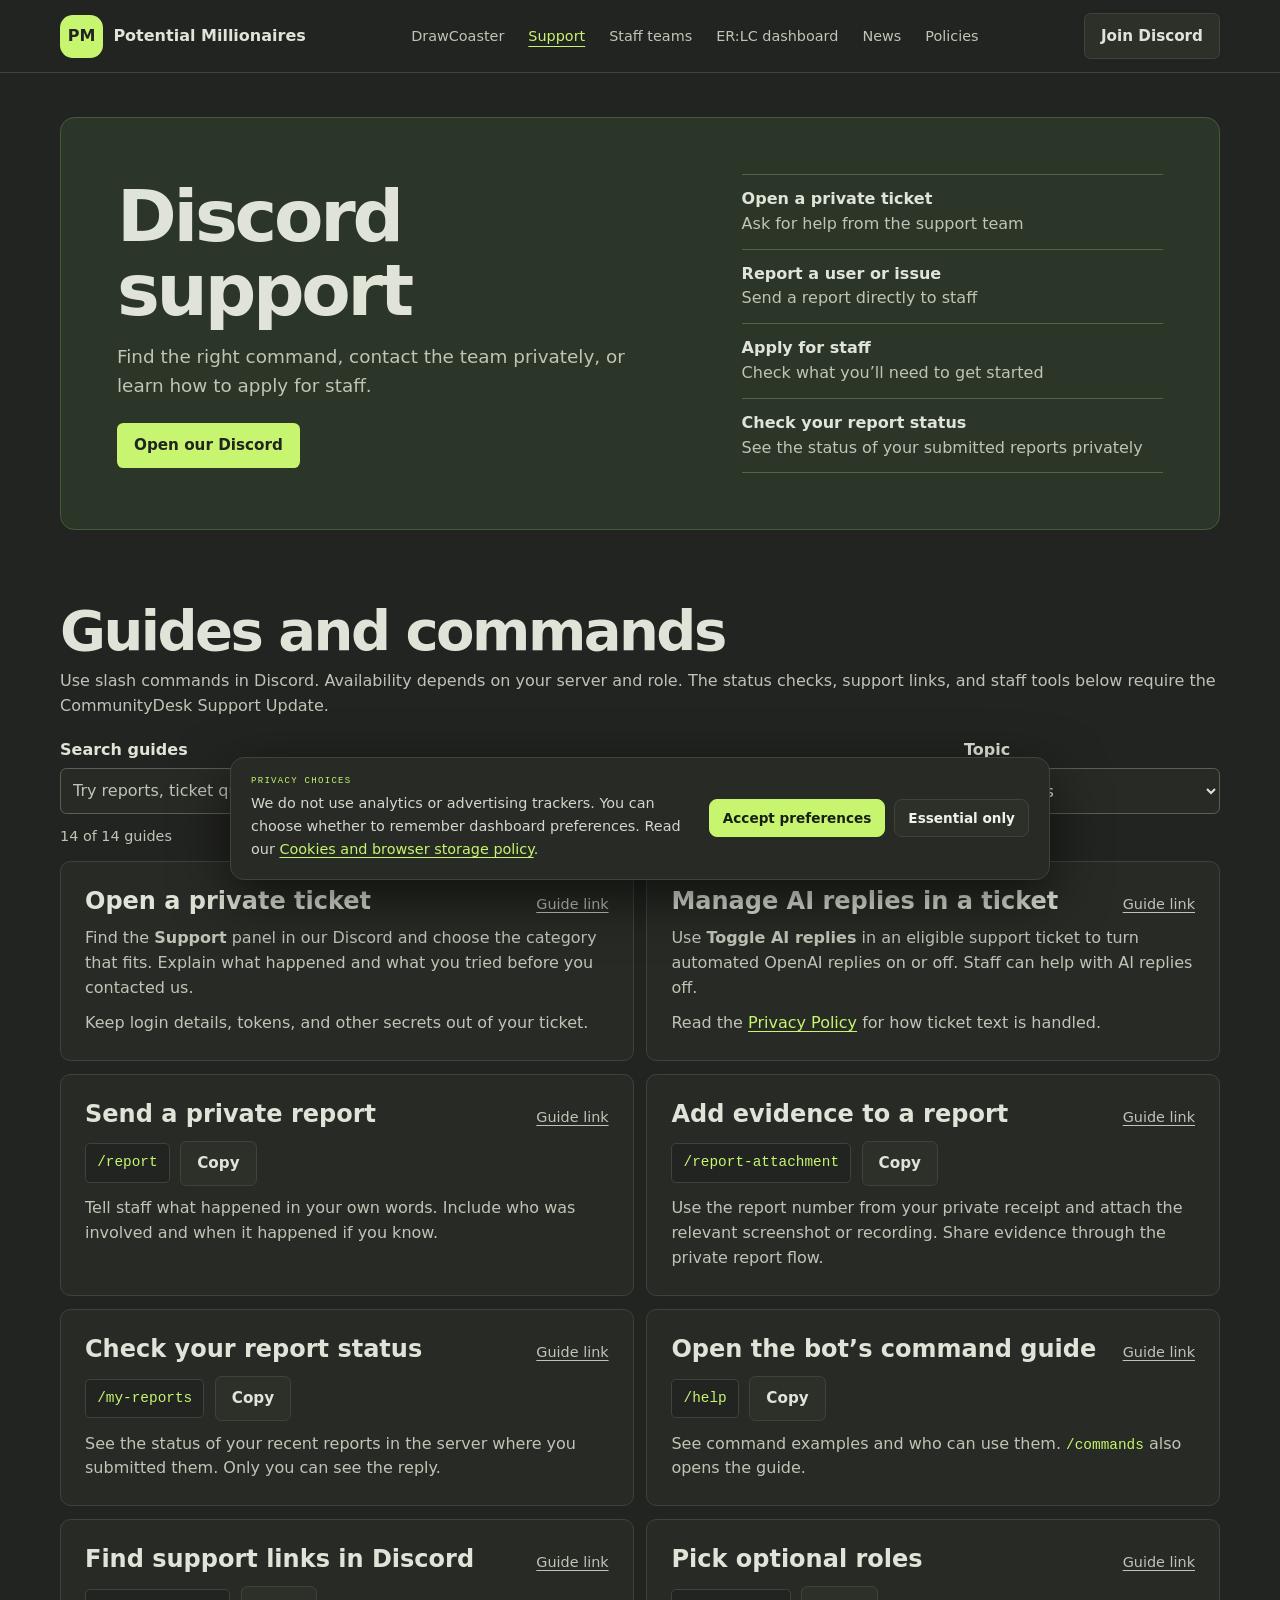
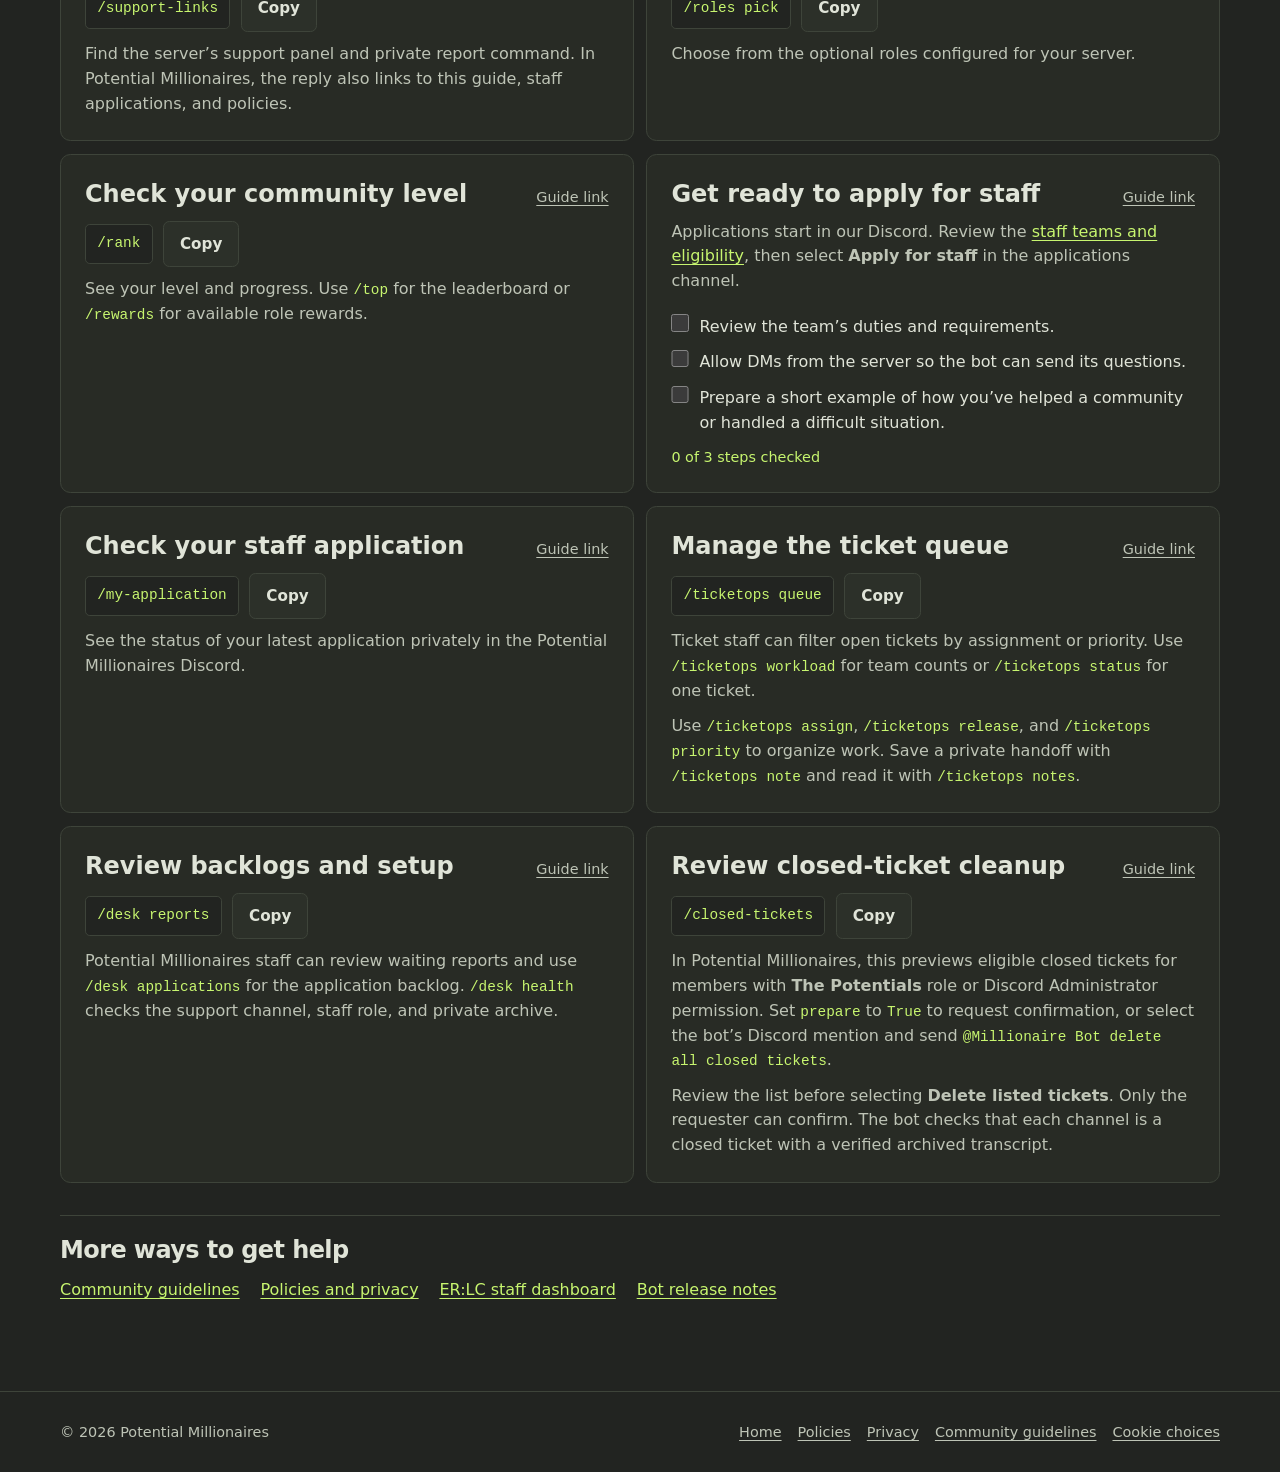
<file: support.html>
<!doctype html>
<html lang="en">
<head>
  <meta charset="utf-8">
  <meta name="viewport" content="width=device-width, initial-scale=1">
  <meta http-equiv="Content-Security-Policy" content="default-src 'self'; base-uri 'self'; object-src 'none'; script-src 'self'; style-src 'self'; img-src 'self' data:; form-action 'self'; upgrade-insecure-requests">
  <meta name="referrer" content="strict-origin-when-cross-origin">
  <meta name="theme-color" content="#222421">
  <meta name="description" content="Find Discord bot commands, get private support, report an issue, or apply for staff at Potential Millionaires.">
  <link rel="canonical" href="https://potentialmillionaires.xyz/support.html">
  <title>Discord Support | Potential Millionaires</title>
  <link rel="icon" href="data:image/svg+xml,%3Csvg xmlns='http://www.w3.org/2000/svg' viewBox='0 0 64 64'%3E%3Crect width='64' height='64' rx='18' fill='%23c7f56f'/%3E%3Ctext x='50%25' y='54%25' text-anchor='middle' dominant-baseline='middle' font-family='Arial' font-weight='900' font-size='25' fill='%2311130f'%3EPM%3C/text%3E%3C/svg%3E">
  <link rel="stylesheet" href="studio.css?v=pm-support">
  <link rel="stylesheet" href="support.css">
  <link rel="stylesheet" href="cookie-notice.css">
  <script src="script.js" defer></script>
  <script src="cookie-notice.js" defer></script>
  <script src="support.js" defer></script>
</head>
<body class="studio-site">
  <a class="skip-link" href="#main">Skip to content</a>
  <header class="site-header">
    <div class="wrap header-row">
      <a class="brand" href="index.html"><span class="brand-mark" aria-hidden="true">PM</span> Potential Millionaires</a>
      <button class="menu-toggle" type="button" aria-expanded="false" aria-controls="primary-nav" aria-label="Open menu"><span></span><span></span></button>
      <nav class="primary-nav" id="primary-nav" aria-label="Main navigation">
        <a href="index.html#work">DrawCoaster</a>
        <a href="support.html" aria-current="page">Support</a>
        <a href="staff.html">Staff teams</a>
        <a href="dashboard.html">ER:LC dashboard</a>
        <a href="news.html">News</a>
        <a href="policies.html">Policies</a>
      </nav>
      <a class="button button-discord" data-config-link="discordInviteUrl" data-unavailable-label="Discord invite" href="https://discord.gg/gS5AQm9hzQ">Join Discord</a>
    </div>
  </header>

  <main class="wrap support-page" id="main">
    <section class="support-intro" aria-labelledby="support-title">
      <div>
        <h1 id="support-title">Discord support</h1>
        <p>Find the right command, contact the team privately, or learn how to apply for staff.</p>
        <a class="button button-primary" data-config-link="discordInviteUrl" data-unavailable-label="Discord invite" href="https://discord.gg/gS5AQm9hzQ">Open our Discord</a>
      </div>
      <nav class="support-start" aria-label="Popular support topics">
        <a href="#private-ticket"><strong>Open a private ticket</strong><span>Ask for help from the support team</span></a>
        <a href="#report"><strong>Report a user or issue</strong><span>Send a report directly to staff</span></a>
        <a href="#application"><strong>Apply for staff</strong><span>Check what you’ll need to get started</span></a>
        <a href="#report-status"><strong>Check your report status</strong><span>See the status of your submitted reports privately</span></a>
      </nav>
    </section>

    <section class="support-library" aria-labelledby="guide-title">
      <h2 id="guide-title">Guides and commands</h2>
      <p class="support-library-intro">Use slash commands in Discord. Availability depends on your server and role. The status checks, support links, and staff tools below require the CommunityDesk Support Update.</p>
      <div class="support-controls" id="support-controls" hidden>
        <div class="support-query">
          <label for="guide-search">Search guides</label>
          <input id="guide-search" type="search" maxlength="100" placeholder="Try reports, ticket queue, or cleanup" autocomplete="off">
        </div>
        <div class="support-filter">
          <label for="guide-topic">Topic</label>
          <select id="guide-topic">
            <option value="all">All topics</option>
            <option value="support">Tickets and AI</option>
            <option value="reports">Reports</option>
            <option value="community">Community tools</option>
            <option value="staff">Staff applications</option>
            <option value="operations">Staff support tools</option>
          </select>
        </div>
        <p class="support-count" id="guide-count" role="status"></p>
      </div>

      <div class="support-guides" id="support-guides">
        <article class="support-guide" id="private-ticket" data-topic="support" data-search="help error broken contact support panel">
          <div class="support-guide-heading"><h3>Open a private ticket</h3><a href="#private-ticket" aria-label="Link to Open a private ticket">Guide link</a></div>
          <p>Find the <strong>Support</strong> panel in our Discord and choose the category that fits. Explain what happened and what you tried before you contacted us.</p>
          <p>Keep login details, tokens, and other secrets out of your ticket.</p>
        </article>
        <article class="support-guide" id="ai-replies" data-topic="support" data-search="bot automated opt in opt out help OpenAI">
          <div class="support-guide-heading"><h3>Manage AI replies in a ticket</h3><a href="#ai-replies" aria-label="Link to Manage AI replies in a ticket">Guide link</a></div>
          <p>Use <strong>Toggle AI replies</strong> in an eligible support ticket to turn automated OpenAI replies on or off. Staff can help with AI replies off.</p>
          <p>Read the <a href="privacy.html">Privacy Policy</a> for how ticket text is handled.</p>
        </article>
        <article class="support-guide" id="report" data-topic="reports" data-search="report behavior harassment bug problem private issue">
          <div class="support-guide-heading"><h3>Send a private report</h3><a href="#report" aria-label="Link to Send a private report">Guide link</a></div>
          <div class="support-command"><code>/report</code><button type="button" class="button button-outline" data-copy-command aria-label="Copy /report" hidden>Copy</button></div>
          <p>Tell staff what happened in your own words. Include who was involved and when it happened if you know.</p>
        </article>
        <article class="support-guide" id="report-evidence" data-topic="reports" data-search="proof screenshot recording video attachments report id">
          <div class="support-guide-heading"><h3>Add evidence to a report</h3><a href="#report-evidence" aria-label="Link to Add evidence to a report">Guide link</a></div>
          <div class="support-command"><code>/report-attachment</code><button type="button" class="button button-outline" data-copy-command aria-label="Copy /report-attachment" hidden>Copy</button></div>
          <p>Use the report number from your private receipt and attach the relevant screenshot or recording. Share evidence through the private report flow.</p>
        </article>
        <article class="support-guide" id="report-status" data-topic="reports" data-search="my reports report status receipt queued claimed follow up">
          <div class="support-guide-heading"><h3>Check your report status</h3><a href="#report-status" aria-label="Link to Check your report status">Guide link</a></div>
          <div class="support-command"><code>/my-reports</code><button type="button" class="button button-outline" data-copy-command aria-label="Copy /my-reports" hidden>Copy</button></div>
          <p>See the status of your recent reports in the server where you submitted them. Only you can see the reply.</p>
        </article>
        <article class="support-guide" id="bot-help" data-topic="community" data-search="guide command examples permission access">
          <div class="support-guide-heading"><h3>Open the bot’s command guide</h3><a href="#bot-help" aria-label="Link to Open the bot’s command guide">Guide link</a></div>
          <div class="support-command"><code>/help</code><button type="button" class="button button-outline" data-copy-command aria-label="Copy /help" hidden>Copy</button></div>
          <p>See command examples and who can use them. <code>/commands</code> also opens the guide.</p>
        </article>
        <article class="support-guide" id="support-links" data-topic="community" data-search="contact get help support links policies privacy">
          <div class="support-guide-heading"><h3>Find support links in Discord</h3><a href="#support-links" aria-label="Link to Find support links in Discord">Guide link</a></div>
          <div class="support-command"><code>/support-links</code><button type="button" class="button button-outline" data-copy-command aria-label="Copy /support-links" hidden>Copy</button></div>
          <p>Find the server’s support panel and private report command. In Potential Millionaires, the reply also links to this guide, staff applications, and policies.</p>
        </article>
        <article class="support-guide" id="roles" data-topic="community" data-search="colors notification role permissions">
          <div class="support-guide-heading"><h3>Pick optional roles</h3><a href="#roles" aria-label="Link to Pick optional roles">Guide link</a></div>
          <div class="support-command"><code>/roles pick</code><button type="button" class="button button-outline" data-copy-command aria-label="Copy /roles pick" hidden>Copy</button></div>
          <p>Choose from the optional roles configured for your server.</p>
        </article>
        <article class="support-guide" id="levels" data-topic="community" data-search="rank level leaderboard rewards xp">
          <div class="support-guide-heading"><h3>Check your community level</h3><a href="#levels" aria-label="Link to Check your community level">Guide link</a></div>
          <div class="support-command"><code>/rank</code><button type="button" class="button button-outline" data-copy-command aria-label="Copy /rank" hidden>Copy</button></div>
          <p>See your level and progress. Use <code>/top</code> for the leaderboard or <code>/rewards</code> for available role rewards.</p>
        </article>
        <article class="support-guide" id="application" data-topic="staff" data-search="apply staff moderator qualifications 16 requirements dms">
          <div class="support-guide-heading"><h3>Get ready to apply for staff</h3><a href="#application" aria-label="Link to Get ready to apply for staff">Guide link</a></div>
          <p>Applications start in our Discord. Review the <a href="staff.html">staff teams and eligibility</a>, then select <strong>Apply for staff</strong> in the applications channel.</p>
          <ul class="support-readiness" id="application-checklist">
            <li>Review the team’s duties and requirements.</li>
            <li>Allow DMs from the server so the bot can send its questions.</li>
            <li>Prepare a short example of how you’ve helped a community or handled a difficult situation.</li>
          </ul>
          <p class="checklist-count" id="checklist-count" role="status" hidden></p>
        </article>
        <article class="support-guide" id="application-status" data-topic="staff" data-search="my application status draft submitted accepted denied decision">
          <div class="support-guide-heading"><h3>Check your staff application</h3><a href="#application-status" aria-label="Link to Check your staff application">Guide link</a></div>
          <div class="support-command"><code>/my-application</code><button type="button" class="button button-outline" data-copy-command aria-label="Copy /my-application" hidden>Copy</button></div>
          <p>See the status of your latest application privately in the Potential Millionaires Discord.</p>
        </article>
        <article class="support-guide" id="ticket-operations" data-topic="operations" data-search="ticketops ticket queue status workload assignment unassign release priority staff notes">
          <div class="support-guide-heading"><h3>Manage the ticket queue</h3><a href="#ticket-operations" aria-label="Link to Manage the ticket queue">Guide link</a></div>
          <div class="support-command"><code>/ticketops queue</code><button type="button" class="button button-outline" data-copy-command aria-label="Copy /ticketops queue" hidden>Copy</button></div>
          <p>Ticket staff can filter open tickets by assignment or priority. Use <code>/ticketops workload</code> for team counts or <code>/ticketops status</code> for one ticket.</p>
          <p>Use <code>/ticketops assign</code>, <code>/ticketops release</code>, and <code>/ticketops priority</code> to organize work. Save a private handoff with <code>/ticketops note</code> and read it with <code>/ticketops notes</code>.</p>
        </article>
        <article class="support-guide" id="desk-tools" data-topic="operations" data-search="desk reports application backlog health setup status staff review transcripts">
          <div class="support-guide-heading"><h3>Review backlogs and setup</h3><a href="#desk-tools" aria-label="Link to Review backlogs and setup">Guide link</a></div>
          <div class="support-command"><code>/desk reports</code><button type="button" class="button button-outline" data-copy-command aria-label="Copy /desk reports" hidden>Copy</button></div>
          <p>Potential Millionaires staff can review waiting reports and use <code>/desk applications</code> for the application backlog. <code>/desk health</code> checks the support channel, staff role, and private archive.</p>
        </article>
        <article class="support-guide" id="closed-ticket-cleanup" data-topic="operations" data-search="closed tickets delete remove bulk purge clear archived cleanup transcript">
          <div class="support-guide-heading"><h3>Review closed-ticket cleanup</h3><a href="#closed-ticket-cleanup" aria-label="Link to Review closed-ticket cleanup">Guide link</a></div>
          <div class="support-command"><code>/closed-tickets</code><button type="button" class="button button-outline" data-copy-command aria-label="Copy /closed-tickets" hidden>Copy</button></div>
          <p>In Potential Millionaires, this previews eligible closed tickets for members with <strong>The Potentials</strong> role or Discord Administrator permission. Set <code>prepare</code> to <code>True</code> to request confirmation, or select the bot’s Discord mention and send <code>@Millionaire Bot delete all closed tickets</code>.</p>
          <p>Review the list before selecting <strong>Delete listed tickets</strong>. Only the requester can confirm. The bot checks that each channel is a closed ticket with a verified archived transcript.</p>
        </article>
      </div>
      <div class="support-empty" id="guide-empty" hidden>
        <p>No guides matched. Try a shorter search or switch to All topics.</p>
        <button type="button" class="button button-outline" id="guide-reset">Reset filters</button>
      </div>
      <p class="support-clipboard-status" id="guide-copy-status" role="status"></p>
    </section>

    <aside class="support-more" aria-labelledby="support-more-title">
      <h2 id="support-more-title">More ways to get help</h2>
      <ul>
        <li><a href="community-guidelines.html">Community guidelines</a></li>
        <li><a href="policies.html">Policies and privacy</a></li>
        <li><a href="dashboard.html">ER:LC staff dashboard</a></li>
        <li><a href="news.html">Bot release notes</a></li>
      </ul>
    </aside>
  </main>

  <footer class="site-footer">
    <div class="wrap footer-row">
      <span>© <span id="current-year">2026</span> Potential Millionaires</span>
      <nav aria-label="Footer navigation">
        <a href="index.html">Home</a>
        <a href="policies.html">Policies</a>
        <a href="privacy.html">Privacy</a>
        <a href="community-guidelines.html">Community guidelines</a>
        <button class="cookie-settings-link" type="button" data-open-cookie-notice>Cookie choices</button>
      </nav>
    </div>
  </footer>
  <div class="toast" id="site-toast" role="status"></div>
  <aside class="cookie-notice" id="cookie-notice" role="region" aria-label="Cookie and storage choices" aria-describedby="cookie-notice-copy" hidden>
    <div class="cookie-notice-copy"><p class="cookie-notice-kicker">PRIVACY CHOICES</p><p id="cookie-notice-copy">We do not use analytics or advertising trackers. You can choose whether to remember dashboard preferences. Read our <a href="cookies.html">Cookies and browser storage policy</a>.</p></div>
    <div class="cookie-notice-actions"><button class="cookie-button cookie-button-primary" type="button" data-cookie-choice="preferences">Accept preferences</button><button class="cookie-button cookie-button-secondary" type="button" data-cookie-choice="essential">Essential only</button></div>
  </aside>
</body>
</html>
</file>
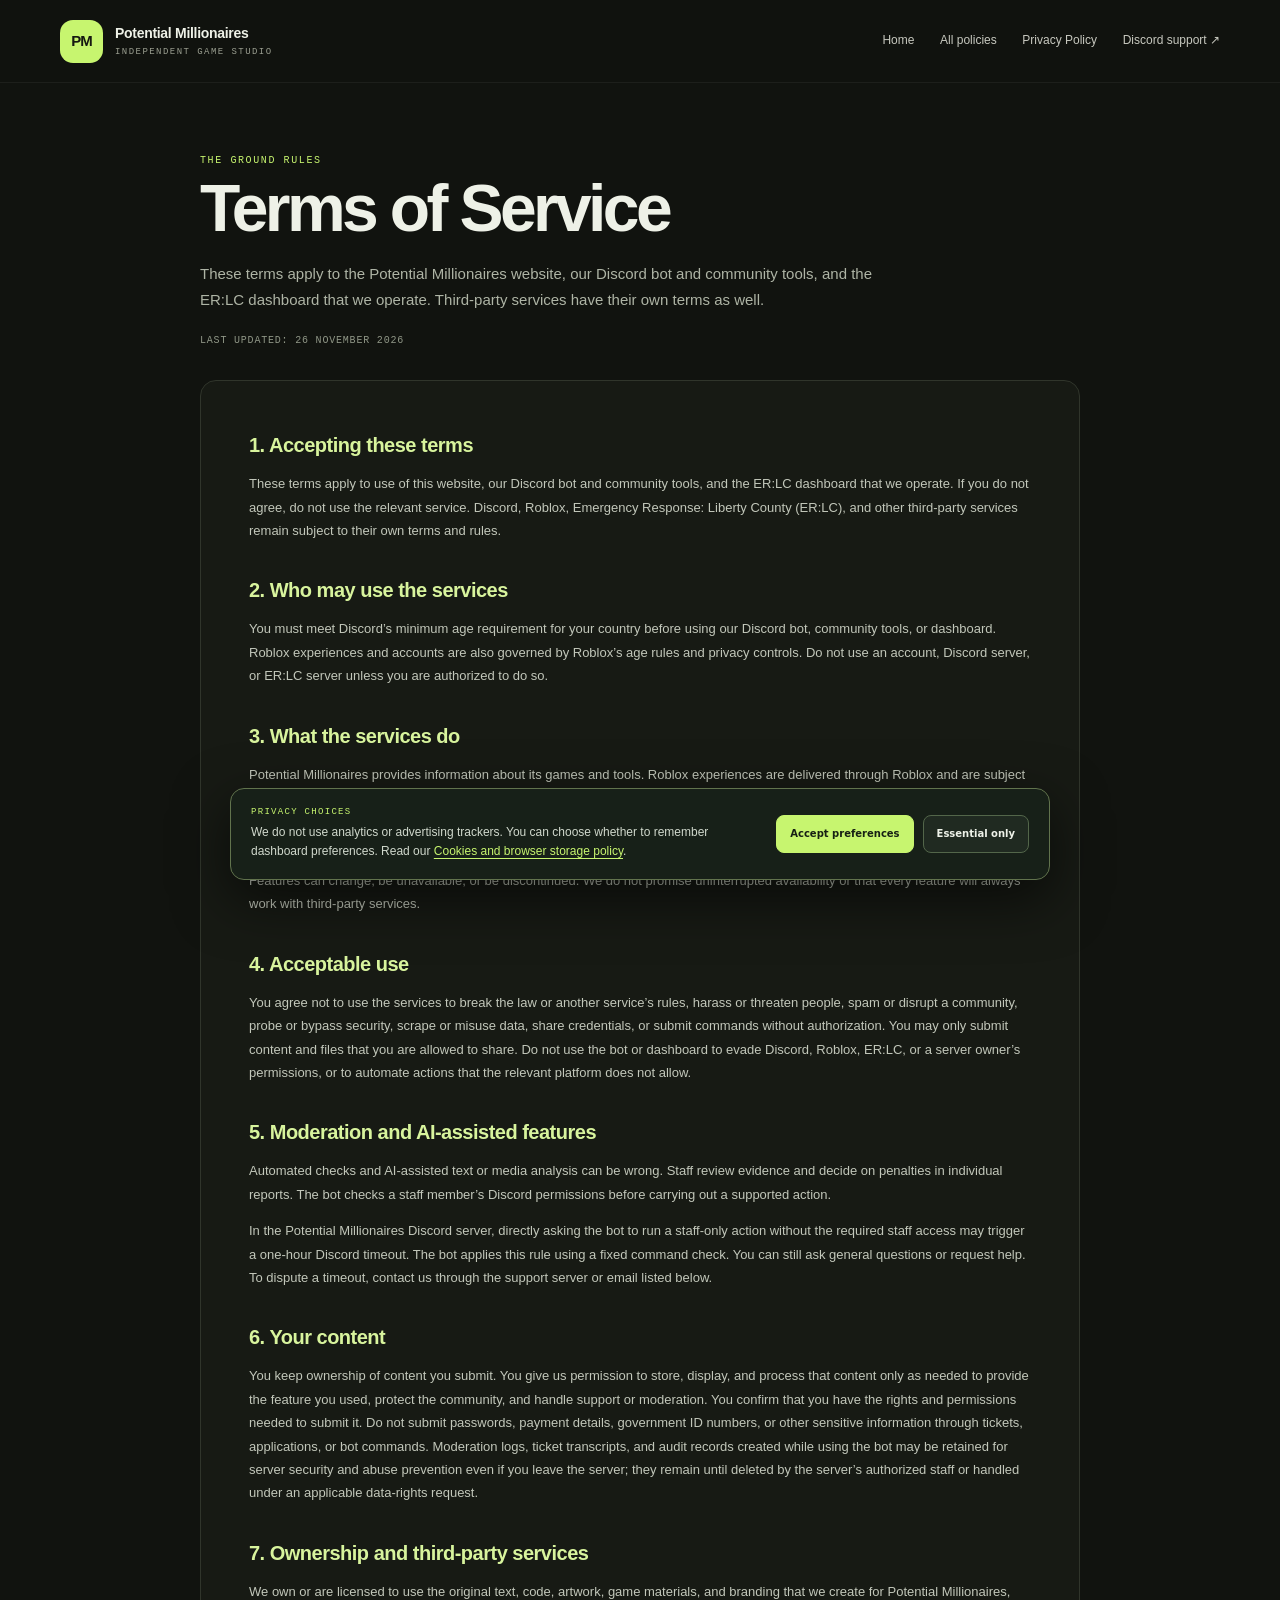
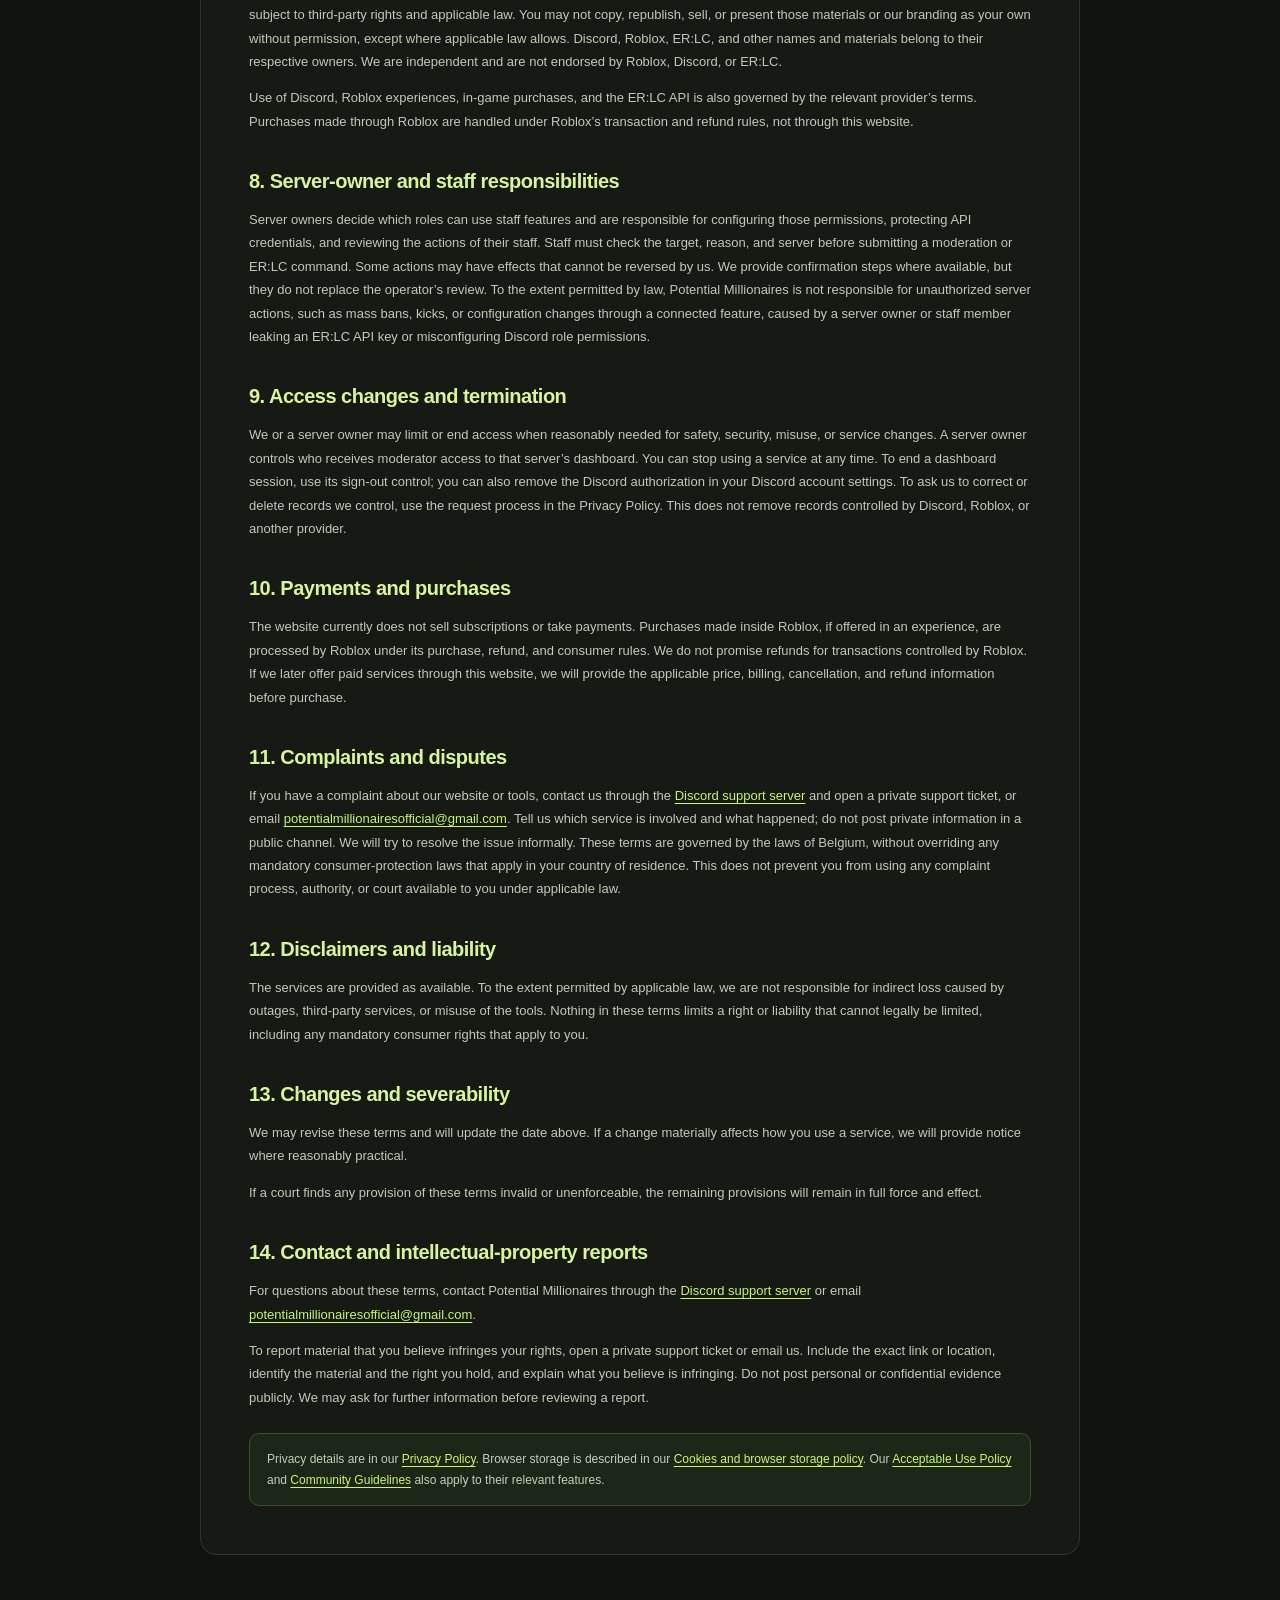
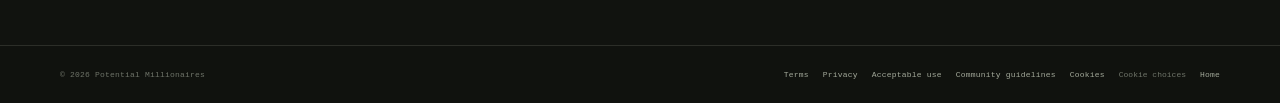
<file: terms.html>
<!doctype html>
<html lang="en">
<head>
  <meta charset="utf-8">
  <meta name="viewport" content="width=device-width, initial-scale=1"><meta http-equiv="Content-Security-Policy" content="default-src 'self'; base-uri 'self'; object-src 'none'; script-src 'self' https://challenges.cloudflare.com; style-src 'self' 'unsafe-inline'; img-src 'self' data:; font-src 'self' data:; connect-src 'self' https://potential-millionaires-erlc-api.jerrebjerreb18.workers.dev https://challenges.cloudflare.com; frame-src https://challenges.cloudflare.com; form-action 'self'; upgrade-insecure-requests"><meta name="referrer" content="strict-origin-when-cross-origin">
  <meta name="theme-color" content="#11130f">
  <meta name="description" content="Terms of Service for the Potential Millionaires website, Discord tools, and ER:LC dashboard.">
  <link rel="canonical" href="https://potentialmillionaires.xyz/terms.html">
  <link rel="stylesheet" href="style.css">
  <link rel="stylesheet" href="legal.css">
  <link rel="stylesheet" href="cookie-notice.css">
  <script src="script.js" defer></script>
  <script src="cookie-notice.js" defer></script>
  <title>Terms of Service — Potential Millionaires</title>
</head>
<body class="legal-page">
  <a class="skip-link" href="#main">Skip to content</a>
  <header class="site-header">
    <div class="header-inner wrap">
      <a class="brand" href="index.html" aria-label="Potential Millionaires home"><span class="brand-mark" aria-hidden="true">PM</span><span class="brand-name">Potential <b>Millionaires</b><small>INDEPENDENT GAME STUDIO</small></span></a>
      <nav class="primary-nav" aria-label="Page navigation"><a href="index.html">Home</a><a href="policies.html">All policies</a><a href="privacy.html">Privacy Policy</a><a data-config-link="discordInviteUrl" data-unavailable-label="Discord support" href="index.html#community">Discord support ↗</a></nav>
    </div>
  </header>
  <main class="legal-main" id="main">
    <p class="legal-kicker">The ground rules</p>
    <h1 class="legal-title">Terms of Service</h1>
    <p class="legal-intro">These terms apply to the Potential Millionaires website, our Discord bot and community tools, and the ER:LC dashboard that we operate. Third-party services have their own terms as well.</p>
    <p class="legal-meta">Last updated: 26 November 2026</p>
    <article class="legal-content">
      <h2>1. Accepting these terms</h2>
      <p>These terms apply to use of this website, our Discord bot and community tools, and the ER:LC dashboard that we operate. If you do not agree, do not use the relevant service. Discord, Roblox, Emergency Response: Liberty County (ER:LC), and other third-party services remain subject to their own terms and rules.</p>

      <h2>2. Who may use the services</h2>
      <p>You must meet Discord’s minimum age requirement for your country before using our Discord bot, community tools, or dashboard. Roblox experiences and accounts are also governed by Roblox’s age rules and privacy controls. Do not use an account, Discord server, or ER:LC server unless you are authorized to do so.</p>

      <h2>3. What the services do</h2>
      <p>Potential Millionaires provides information about its games and tools. Roblox experiences are delivered through Roblox and are subject to Roblox’s platform terms. Depending on what is enabled, our Discord bot may provide support tickets, staff applications, role onboarding, leveling, moderation and anti-raid assistance, and AI-assisted summaries or classifications. The ER:LC dashboard may display server information and let authorized staff submit supported server commands.</p>
      <p>Features can change, be unavailable, or be discontinued. We do not promise uninterrupted availability or that every feature will always work with third-party services.</p>

      <h2>4. Acceptable use</h2>
      <p>You agree not to use the services to break the law or another service’s rules, harass or threaten people, spam or disrupt a community, probe or bypass security, scrape or misuse data, share credentials, or submit commands without authorization. You may only submit content and files that you are allowed to share. Do not use the bot or dashboard to evade Discord, Roblox, ER:LC, or a server owner’s permissions, or to automate actions that the relevant platform does not allow.</p>

      <h2>5. Moderation and AI-assisted features</h2>
      <p>Automated checks and AI-assisted text or media analysis can be wrong. Staff review evidence and decide on penalties in individual reports. The bot checks a staff member’s Discord permissions before carrying out a supported action.</p>
      <p>In the Potential Millionaires Discord server, directly asking the bot to run a staff-only action without the required staff access may trigger a one-hour Discord timeout. The bot applies this rule using a fixed command check. You can still ask general questions or request help. To dispute a timeout, contact us through the support server or email listed below.</p>

      <h2>6. Your content</h2>
      <p>You keep ownership of content you submit. You give us permission to store, display, and process that content only as needed to provide the feature you used, protect the community, and handle support or moderation. You confirm that you have the rights and permissions needed to submit it. Do not submit passwords, payment details, government ID numbers, or other sensitive information through tickets, applications, or bot commands. Moderation logs, ticket transcripts, and audit records created while using the bot may be retained for server security and abuse prevention even if you leave the server; they remain until deleted by the server’s authorized staff or handled under an applicable data-rights request.</p>

      <h2>7. Ownership and third-party services</h2>
      <p>We own or are licensed to use the original text, code, artwork, game materials, and branding that we create for Potential Millionaires, subject to third-party rights and applicable law. You may not copy, republish, sell, or present those materials or our branding as your own without permission, except where applicable law allows. Discord, Roblox, ER:LC, and other names and materials belong to their respective owners. We are independent and are not endorsed by Roblox, Discord, or ER:LC.</p>
      <p>Use of Discord, Roblox experiences, in-game purchases, and the ER:LC API is also governed by the relevant provider’s terms. Purchases made through Roblox are handled under Roblox’s transaction and refund rules, not through this website.</p>

      <h2>8. Server-owner and staff responsibilities</h2>
      <p>Server owners decide which roles can use staff features and are responsible for configuring those permissions, protecting API credentials, and reviewing the actions of their staff. Staff must check the target, reason, and server before submitting a moderation or ER:LC command. Some actions may have effects that cannot be reversed by us. We provide confirmation steps where available, but they do not replace the operator’s review. To the extent permitted by law, Potential Millionaires is not responsible for unauthorized server actions, such as mass bans, kicks, or configuration changes through a connected feature, caused by a server owner or staff member leaking an ER:LC API key or misconfiguring Discord role permissions.</p>

      <h2>9. Access changes and termination</h2>
      <p>We or a server owner may limit or end access when reasonably needed for safety, security, misuse, or service changes. A server owner controls who receives moderator access to that server’s dashboard. You can stop using a service at any time. To end a dashboard session, use its sign-out control; you can also remove the Discord authorization in your Discord account settings. To ask us to correct or delete records we control, use the request process in the Privacy Policy. This does not remove records controlled by Discord, Roblox, or another provider.</p>

      <h2>10. Payments and purchases</h2>
      <p>The website currently does not sell subscriptions or take payments. Purchases made inside Roblox, if offered in an experience, are processed by Roblox under its purchase, refund, and consumer rules. We do not promise refunds for transactions controlled by Roblox. If we later offer paid services through this website, we will provide the applicable price, billing, cancellation, and refund information before purchase.</p>

      <h2>11. Complaints and disputes</h2>
      <p>If you have a complaint about our website or tools, contact us through the <a data-config-link="discordInviteUrl" data-unavailable-label="Discord support server" href="index.html#community">Discord support server</a> and open a private support ticket, or email <a href="mailto:potentialmillionairesofficial@gmail.com">potentialmillionairesofficial@gmail.com</a>. Tell us which service is involved and what happened; do not post private information in a public channel. We will try to resolve the issue informally. These terms are governed by the laws of Belgium, without overriding any mandatory consumer-protection laws that apply in your country of residence. This does not prevent you from using any complaint process, authority, or court available to you under applicable law.</p>

      <h2>12. Disclaimers and liability</h2>
      <p>The services are provided as available. To the extent permitted by applicable law, we are not responsible for indirect loss caused by outages, third-party services, or misuse of the tools. Nothing in these terms limits a right or liability that cannot legally be limited, including any mandatory consumer rights that apply to you.</p>

      <h2>13. Changes and severability</h2>
      <p>We may revise these terms and will update the date above. If a change materially affects how you use a service, we will provide notice where reasonably practical.</p>
      <p>If a court finds any provision of these terms invalid or unenforceable, the remaining provisions will remain in full force and effect.</p>

      <h2>14. Contact and intellectual-property reports</h2>
      <p>For questions about these terms, contact Potential Millionaires through the <a data-config-link="discordInviteUrl" data-unavailable-label="Discord support server" href="index.html#community">Discord support server</a> or email <a href="mailto:potentialmillionairesofficial@gmail.com">potentialmillionairesofficial@gmail.com</a>.</p>
      <p>To report material that you believe infringes your rights, open a private support ticket or email us. Include the exact link or location, identify the material and the right you hold, and explain what you believe is infringing. Do not post personal or confidential evidence publicly. We may ask for further information before reviewing a report.</p>
      <div class="legal-note">Privacy details are in our <a href="privacy.html">Privacy Policy</a>. Browser storage is described in our <a href="cookies.html">Cookies and browser storage policy</a>. Our <a href="acceptable-use.html">Acceptable Use Policy</a> and <a href="community-guidelines.html">Community Guidelines</a> also apply to their relevant features.</div>
    </article>
  </main>
  <footer class="site-footer"><div class="wrap footer-bottom"><span>© <span id="current-year"></span> Potential Millionaires</span><nav class="footer-links" aria-label="Legal links"><a href="terms.html" aria-current="page">Terms</a><a href="privacy.html">Privacy</a><a href="acceptable-use.html">Acceptable use</a><a href="community-guidelines.html">Community guidelines</a><a href="cookies.html">Cookies</a><button class="cookie-settings-link" type="button" data-open-cookie-notice>Cookie choices</button><a href="index.html">Home</a></nav></div></footer>
  <aside class="cookie-notice" id="cookie-notice" role="region" aria-label="Cookie and storage choices" aria-describedby="cookie-notice-copy" hidden>
    <div class="cookie-notice-copy"><p class="cookie-notice-kicker">PRIVACY CHOICES</p><p id="cookie-notice-copy">We do not use analytics or advertising trackers. You can choose whether to remember dashboard preferences. Read our <a href="cookies.html">Cookies and browser storage policy</a>.</p></div>
    <div class="cookie-notice-actions"><button class="cookie-button cookie-button-primary" type="button" data-cookie-choice="preferences">Accept preferences</button><button class="cookie-button cookie-button-secondary" type="button" data-cookie-choice="essential">Essential only</button></div>
  </aside>
</body>
</html>
</file>
<file: studio.css>
:root {
  color-scheme: dark;
  --background: #222421;
  --panel: #282b25;
  --card: #2c3029;
  --ink: #e0e4d8;
  --muted: #bec4b6;
  --line: #3e443a;
  --lime: #c7f56f;
  --space: clamp(1rem, 4vw, 2.5rem);
  --mono: ui-monospace, Consolas, monospace;
}

* { box-sizing: border-box; }
html { scroll-padding-top: 1.25rem; }
body {
  margin: 0;
  background: var(--background);
  color: var(--ink);
  font: 1rem/1.55 "Segoe UI", system-ui, sans-serif;
}
a { color: inherit; }
button { font: inherit; }
a:focus-visible, button:focus-visible {
  outline: 2px solid var(--lime);
  outline-offset: 4px;
}
img { display: block; width: 100%; }
figure { margin: 0; }
p, h1, h2, h3, dl, dd, ol { margin: 0; }
h1, h2 { font-weight: 750; line-height: 1.03; letter-spacing: -.045em; }
h2 { font-size: clamp(2.15rem, 5vw, 3.5rem); }
h3 { line-height: 1.25; }
.wrap { width: min(72.5rem, 100% - var(--space) * 2); margin-inline: auto; }

.skip-link {
  position: fixed;
  z-index: 100;
  top: .75rem;
  left: .75rem;
  translate: 0 -200%;
  padding: .65rem 1rem;
  background: var(--lime);
  color: var(--background);
  font-weight: 700;
}
.skip-link:focus { translate: 0; }
.site-header { border-bottom: 1px solid var(--line); }
.header-row {
  position: relative;
  min-height: 4.5rem;
  display: flex;
  align-items: center;
  justify-content: space-between;
  gap: 1.4rem;
}
.brand {
  display: inline-flex;
  align-items: center;
  gap: .65rem;
  font-weight: 750;
  text-decoration: none;
  white-space: nowrap;
}
.brand-mark {
  display: grid;
  place-items: center;
  width: 2.6875rem;
  aspect-ratio: 1;
  border-radius: .8rem;
  color: var(--background);
  background: var(--lime);
  font-weight: 900;
}
.primary-nav { display: flex; align-items: center; gap: clamp(.75rem, 2vw, 1.5rem); }
.primary-nav a { color: var(--muted); font-size: .9rem; text-decoration: none; white-space: nowrap; }
.primary-nav a:hover, .primary-nav [aria-current="page"] { color: var(--lime); text-decoration: underline; text-underline-offset: .32em; }
.menu-toggle { display: none; }
.button {
  display: inline-flex;
  min-height: 2.85rem;
  align-items: center;
  justify-content: center;
  padding: .58rem 1rem;
  border: 1px solid transparent;
  border-radius: .4rem;
  font-size: .95rem;
  line-height: 1.25;
  font-weight: 750;
  text-align: center;
  text-decoration: none;
}
.button-primary { color: var(--background); background: var(--lime); }
.button-primary:hover { background: #d5fa91; }
.button-outline, .button-dark, .button-discord { background: var(--card); border-color: var(--line); }
.button-outline:hover, .button-dark:hover, .button-discord:hover { border-color: var(--lime); color: var(--lime); }
.button[aria-disabled="true"] { opacity: .65; }

.hero {
  display: grid;
  grid-template-columns: minmax(0, 5fr) minmax(0, 7fr);
  margin-top: clamp(1rem, 4vw, 2.75rem);
  align-items: stretch;
  border: 1px solid var(--line);
  border-radius: 1rem;
  overflow: hidden;
  background: var(--panel);
}
.hero-copy { align-self: center; padding: clamp(1.65rem, 4vw, 3.6rem); }
.eyebrow {
  margin-bottom: .9rem;
  color: var(--lime);
  font: 700 .69rem/1.5 var(--mono);
  letter-spacing: .12em;
  text-transform: uppercase;
}
.hero h1 {
  font-size: clamp(2.75rem, 4.7vw, 4.125rem);
}
.hero-copy > p:not(.eyebrow) {
  max-width: 25rem;
  margin: 1.15rem 0 1.6rem;
  font-size: 1.1rem;
  color: var(--muted);
}
.hero-image { position: relative; min-height: clamp(20rem, 36vw, 31rem); }
.hero-image img { position: absolute; inset: 0; height: 100%; object-fit: cover; object-position: 54% center; }
.hero-image figcaption {
  position: absolute;
  inset: auto .85rem .85rem auto;
  padding: .35rem .65rem;
  border-radius: .25rem;
  background: #222421eb;
  color: var(--ink);
  font-size: .85rem;
}

.section { padding-block: clamp(2.75rem, 7vw, 6rem); }
.section-heading {
  display: flex;
  justify-content: space-between;
  align-items: end;
  gap: 1.1rem;
  margin-bottom: 1.6rem;
}
.section-heading p { max-width: 33rem; color: var(--muted); }
.gallery { display: grid; grid-template-columns: repeat(3, minmax(0, 1fr)); gap: clamp(.9rem, 2.25vw, 1.8rem); }
.gallery figure { background: var(--card); border: 1px solid var(--line); border-radius: .75rem; overflow: hidden; }
.gallery img { height: auto; aspect-ratio: 960 / 450; object-fit: cover; background: var(--panel); }
.gallery figcaption { padding: 1.15rem 1.2rem 1.3rem; }
.gallery figcaption p { margin-top: .35rem; color: var(--muted); }
.tools {
  display: grid;
  grid-template-columns: 1fr 1fr;
  gap: clamp(1.25rem, 6vw, 5rem);
  border-block: 1px solid var(--line);
}
.tools h2 { max-width: 22rem; }
.tools p { margin: .8rem 0 1.25rem; color: var(--muted); }
.tools-links { align-self: center; display: grid; gap: .75rem; }
.tools-links a {
  display: block;
  border: 1px solid var(--line);
  border-radius: .75rem;
  background: var(--card);
  padding: 1rem 1.2rem;
  text-decoration: none;
}
.tools-links a:hover { border-color: var(--lime); }
.tools-links a:hover strong { color: var(--lime); text-decoration: underline; text-underline-offset: .2em; }
.tools-links strong, .tools-links span { display: block; }
.tools-links span { color: var(--muted); margin-top: .25rem; }
.community {
  display: flex;
  justify-content: space-between;
  align-items: center;
  gap: 1.25rem;
  margin-block: clamp(2.5rem, 6vw, 5rem);
  padding: clamp(1.35rem, 4vw, 2.8rem);
  background: #2c3628;
  border: 1px solid #465a3d;
  border-radius: .75rem;
}
.community p { margin-top: .7rem; color: var(--muted); }

.staff-intro {
  display: grid;
  grid-template-columns: 1.3fr 1fr;
  gap: clamp(1.5rem, 5vw, 5rem);
  align-items: center;
  margin-top: clamp(1rem, 4vw, 2.75rem);
  background: var(--panel);
  padding: clamp(1.45rem, 5vw, 3.6rem);
  border: 1px solid var(--line);
  border-radius: 1rem;
}
.staff-intro h1 { font-size: clamp(2.5rem, 5.5vw, 4.125rem); }
.staff-intro p:not(.eyebrow) { margin-top: .9rem; color: var(--muted); }
.staff-intro > div > p:not(.eyebrow) { max-width: 24rem; font-size: 1.1rem; }
.application-steps { padding: 1.25rem; border: 1px solid var(--line); border-radius: .75rem; background: var(--card); }
.application-steps h2 { font-size: 1.9rem; }
.application-steps ol { margin-top: .85rem; padding-left: 1.3rem; }
.application-steps li + li { margin-top: .45rem; }
.application-steps .button { margin-top: 1rem; }
.team-grid { display: grid; grid-template-columns: repeat(3, minmax(0, 1fr)); gap: clamp(.9rem, 2vw, 1.6rem); }
.team-group { padding: 1.25rem; border: 1px solid var(--line); border-radius: .75rem; background: var(--card); }
.team-group h3 { font-size: 1.35rem; margin-bottom: 1rem; }
.team-group dt { border-top: 1px solid var(--line); padding-top: .65rem; font-weight: 750; }
.team-group dd { color: var(--muted); padding: .25rem 0 .75rem; }
.team-group dd:last-child { padding-bottom: 0; }

.news-page {
  width: min(55rem, 100% - var(--space) * 2);
  padding-block: clamp(2.5rem, 6vw, 4.5rem) clamp(3rem, 7vw, 5.5rem);
}
.news-page h1 { font-size: clamp(2.5rem, 7vw, 4.125rem); }
.news-entry {
  margin-top: clamp(1.5rem, 4vw, 2.25rem);
  padding: clamp(1.25rem, 5vw, 2.75rem);
  border: 1px solid var(--line);
  border-radius: 1rem;
  background: var(--panel);
}
.news-entry time { display: block; margin-bottom: .65rem; color: var(--lime); font: .875rem/1.5 var(--mono); }
.news-entry h2 { font-size: clamp(1.65rem, 4vw, 2.4rem); }
.news-entry p, .news-entry ul { margin-top: 1rem; color: var(--muted); }
.news-entry ul { padding-left: 1.25rem; }
.news-entry li + li { margin-top: .5rem; }
.news-entry strong { color: var(--ink); }
.news-entry a { color: var(--lime); text-underline-offset: .18em; }

.site-footer { border-top: 1px solid var(--line); }
.footer-row {
  min-height: 5rem;
  padding-block: 1rem;
  display: flex;
  align-items: center;
  justify-content: space-between;
  gap: .75rem 1.5rem;
  font-size: .9rem;
  color: var(--muted);
}
.footer-row nav { display: flex; flex-wrap: wrap; gap: .5rem 1rem; }
.footer-row a { text-underline-offset: .18em; }
.footer-row button { text-decoration: underline; text-underline-offset: .18em; }
.footer-row a:hover, .footer-row button:hover { color: var(--lime); }
.toast {
  position: fixed;
  z-index: 110;
  bottom: 1rem;
  right: 1rem;
  max-width: min(25rem, calc(100% - 2rem));
  padding: .75rem 1rem;
  border-radius: .45rem;
  background: var(--panel);
  border: 1px solid var(--line);
  visibility: hidden;
}
.toast.is-visible { visibility: visible; }
.studio-site .cookie-notice { border-color: var(--line); background: var(--panel); }
.studio-site .cookie-notice-copy > p:last-child { font-size: .9rem; }
.studio-site .cookie-button { font-size: .85rem; }
.studio-site .cookie-button-secondary { background: var(--card); border-color: var(--line); }

@media (max-width: 60rem) {
  .header-row { gap: .6rem; }
  .menu-toggle {
    order: 3;
    width: 2.75rem;
    height: 2.75rem;
    display: grid;
    place-content: center;
    gap: .28rem;
    padding: .3rem;
    background: transparent;
    border: 1px solid var(--line);
    border-radius: .4rem;
    color: var(--ink);
    cursor: pointer;
  }
  .menu-toggle span { width: 1.05rem; height: 2px; background: currentColor; }
  .button-discord { margin-left: auto; }
  .primary-nav {
    display: none;
    position: absolute;
    z-index: 4;
    inset: calc(100% - .1rem) 0 auto;
    padding: .45rem;
    background: var(--panel);
    border: 1px solid var(--line);
    border-radius: .45rem;
  }
  .primary-nav.is-open { display: grid; gap: 0; }
  .primary-nav a { padding: .7rem .8rem; }
  .hero h1 { font-size: clamp(2.35rem, 4.7vw, 2.85rem); }
  .team-grid { grid-template-columns: 1fr 1fr; }
}

@media (max-width: 48rem) {
  .hero, .staff-intro, .tools { grid-template-columns: 1fr; }
  .hero h1 { font-size: clamp(2rem, 9.5vw, 4.125rem); }
  .hero-image { min-height: 0; aspect-ratio: 16 / 9; }
  .gallery, .team-grid { grid-template-columns: 1fr; }
  .section-heading, .community, .footer-row { flex-direction: column; align-items: flex-start; }
  .section-heading { gap: .6rem; }
  .tools { gap: 1.75rem; }
}

@media (max-width: 25rem) {
  .header-row > .button-discord { display: none; }
}
</file>
<file: cookie-notice.css>
.cookie-notice[hidden]{display:none}
.cookie-notice{position:fixed;z-index:100;left:20px;right:20px;bottom:20px;display:flex;align-items:center;justify-content:space-between;gap:24px;max-width:820px;margin:0 auto;padding:18px 20px;border:1px solid #61734d;border-radius:14px;background:#172018;color:#eef2e9;box-shadow:0 18px 55px #0009}
.cookie-notice-copy{max-width:500px}
.cookie-notice-kicker{margin:0 0 6px;color:#c7f56f;font:9px ui-monospace,SFMono-Regular,Consolas,monospace;letter-spacing:1.3px}
.cookie-notice-copy>p:last-child{margin:0;color:#d0d8cc;font-size:12px;line-height:1.6}
.cookie-notice-copy a{color:#c7f56f;text-decoration:underline;text-underline-offset:3px}
.cookie-notice-actions{display:flex;align-items:center;gap:9px;flex-wrap:wrap;flex:none}
.cookie-button{min-height:38px;padding:0 13px;border:1px solid #53664a;border-radius:8px;font:700 10px ui-sans-serif,system-ui,sans-serif;cursor:pointer}
.cookie-button-primary{border-color:#c7f56f;background:#c7f56f;color:#172014}
.cookie-button-secondary{background:#202a21;color:#eef2e9}
.cookie-button:hover,.cookie-settings-link:hover{filter:brightness(1.1)}
.cookie-settings-link{padding:0;border:0;background:transparent;color:inherit;font:inherit;text-align:left;cursor:pointer}
.cookie-notice button:focus-visible,.cookie-settings-link:focus-visible{outline:2px solid #c7f56f;outline-offset:3px}
@media(max-width:700px){.cookie-notice{left:12px;right:12px;bottom:12px;align-items:stretch;flex-direction:column;gap:12px;padding:15px}.cookie-notice-actions{display:grid;grid-template-columns:1fr 1fr}.cookie-button{min-height:42px;padding-inline:8px}.legal-footer .cookie-settings-link{padding:10px 0}}
</file>
<file: style.css>
@import url('https://fonts.googleapis.com/css2?family=DM+Mono:wght@400;500&family=Manrope:wght@400;500;600;700;800&display=swap');

:root{color-scheme:dark;--ink:#f2f2e9;--muted:#a6a89d;--dim:#72756a;--bg:#11130f;--panel:#1b1e18;--panel-soft:#22261f;--line:rgba(241,244,229,.12);--lime:#c7f56f;--mint:#69d6bc;--orange:#f2a66e;--purple:#8f86ff;--font:'Manrope',Arial,sans-serif;--mono:'DM Mono',monospace;--wrap:1160px}
*{box-sizing:border-box}html{scroll-behavior:smooth;scroll-padding-top:100px}body{margin:0;background:var(--bg);color:var(--ink);font-family:var(--font);font-size:15px;line-height:1.65;-webkit-font-smoothing:antialiased}a{color:inherit;text-decoration:none}button{font:inherit}.wrap{width:min(var(--wrap),calc(100% - 56px));margin-inline:auto}.skip-link{position:absolute;left:16px;top:-60px;z-index:100;background:var(--lime);color:#151710;padding:10px 14px;border-radius:8px}.skip-link:focus{top:12px}.site-header{position:sticky;top:0;z-index:20;background:rgba(17,19,15,.9);backdrop-filter:blur(18px);border-bottom:1px solid rgba(255,255,255,.055)}.header-inner{height:82px;display:flex;align-items:center;justify-content:space-between}.brand{display:inline-flex;align-items:center;gap:12px}.brand-mark{width:43px;height:43px;border-radius:13px;background:var(--lime);color:#161811;display:grid;place-items:center;font-size:15px;font-weight:900;letter-spacing:-1px}.brand-name{font-size:14px;font-weight:600;letter-spacing:-.3px;line-height:1.25}.brand-name b{font-weight:800}.brand-name small{display:block;margin-top:4px;color:#9b9f91;font:9px var(--mono);letter-spacing:1.45px}.primary-nav{display:flex;align-items:center;gap:34px;font-size:12px;color:#c7c8bf}.primary-nav>a:not(.nav-cta):hover,.text-link:hover,.back-top:hover{color:var(--lime)}.nav-cta{padding:10px 15px;border:1px solid rgba(197,243,107,.42);border-radius:999px;color:var(--lime)}.nav-cta span{margin-left:8px}.menu-toggle{display:none}
.hero{min-height:660px;position:relative;display:grid;grid-template-columns:1fr 1.05fr;align-items:center;gap:10px;padding-top:35px;padding-bottom:85px}.hero-copy{position:relative;z-index:2;padding:12px 0 28px}.eyebrow{margin:0 0 20px;color:var(--lime);font:10px var(--mono);letter-spacing:1.8px;text-transform:uppercase}.live-dot{display:inline-block;width:7px;height:7px;margin:0 8px 1px 0;background:var(--mint);border-radius:50%;box-shadow:0 0 12px var(--mint)}h1,h2,h3,p{margin-top:0}.hero h1{font-size:clamp(55px,7vw,94px);line-height:.98;letter-spacing:-7px;margin:0 0 24px;font-weight:800}.hero h1 span,.section-heading h2 span,.studio-copy h2 span,.community-copy h2 span{color:var(--lime)}.hero-intro{max-width:430px;color:#b7b9af;font-size:16px;line-height:1.8;margin-bottom:28px}.hero-actions{display:flex;gap:11px;align-items:center;flex-wrap:wrap}.button{min-height:48px;padding:0 19px;display:inline-flex;align-items:center;justify-content:center;gap:16px;border-radius:8px;font-size:12px;font-weight:800;transition:transform .2s ease,background .2s ease,border-color .2s ease}.button:hover{transform:translateY(-2px)}.button-primary{background:var(--lime);color:#171911}.button-primary:hover{background:#d4ff86}.button-quiet{border:1px solid var(--line);color:#e5e7dc}.button-quiet:hover{border-color:rgba(197,243,107,.55)}.hero-note{margin:28px 0 0;color:#797d71;font:10px var(--mono);letter-spacing:.3px}.note-star{color:var(--orange);font-size:14px;margin-right:7px}.hero-art{height:490px;position:relative;isolation:isolate;overflow:hidden;border-radius:20px;background:radial-gradient(ellipse at 50% 35%,#293c2c 0,#1a261f 42%,#161914 75%);border:1px solid rgba(255,255,255,.08)}.hero-art:before,.hero-art:after{content:"";position:absolute;inset:0;z-index:-1;background-image:linear-gradient(rgba(255,255,255,.035) 1px,transparent 1px),linear-gradient(90deg,rgba(255,255,255,.035) 1px,transparent 1px);background-size:38px 38px;mask-image:linear-gradient(to bottom,black,transparent 85%)}.hero-art:after{inset:auto -16% -38% 8%;height:68%;border-radius:50%;background:#c7f56f;filter:blur(90px);opacity:.09}.art-sun{position:absolute;width:180px;height:180px;right:19%;top:17%;border-radius:50%;background:var(--orange);filter:blur(58px);opacity:.17}.art-orbit{position:absolute;width:440px;height:180px;left:18%;top:36%;border:1px solid rgba(197,243,107,.13);border-radius:50%;transform:rotate(-24deg)}.orbit-two{width:500px;height:220px;left:8%;top:31%;border-color:rgba(143,134,255,.16);transform:rotate(25deg)}.coaster-art{position:absolute;inset:8% 0 3%;width:100%;height:91%;overflow:visible}.art-label{position:absolute;z-index:2;display:flex;align-items:center;gap:10px;padding:11px 13px;border:1px solid rgba(255,255,255,.13);border-radius:10px;background:rgba(22,26,21,.78);backdrop-filter:blur(8px);font-size:9px;font-weight:800;letter-spacing:.8px}.art-label small{display:block;margin-top:3px;color:#92978c;font:8px var(--mono);letter-spacing:.7px}.label-top{top:22px;right:20px}.label-icon{display:grid;place-items:center;width:25px;height:25px;border-radius:7px;background:#c7f56f;color:#171911;font-size:14px}.label-bottom{left:20px;bottom:22px}.label-number{font:11px var(--mono);color:var(--lime);padding-right:8px;border-right:1px solid var(--line)}.art-caption{position:absolute;right:18px;bottom:27px;color:#777d6e;font:8px var(--mono);letter-spacing:1.2px}.scroll-cue{position:absolute;left:0;bottom:25px;color:#777a71;font:9px var(--mono);letter-spacing:1.25px;display:flex;align-items:center;gap:10px}.scroll-cue span{height:25px;width:1px;background:var(--lime)}
.ticker{overflow:hidden;border-block:1px solid var(--line);background:#171a14}.ticker-track{min-width:max-content;display:flex;align-items:center;justify-content:space-around;gap:34px;padding:15px 20px;color:#b8bcad;font:9px var(--mono);letter-spacing:1.5px}.ticker-track i{font-style:normal;color:var(--lime);font-size:14px}
.section{padding:116px 0}.work-section{background:#151712}.section-heading{display:flex;align-items:end;justify-content:space-between;gap:25px;margin-bottom:35px}.section-heading .eyebrow,.studio-copy .eyebrow{margin-bottom:14px}.section-heading h2,.studio-copy h2{margin:0;font-size:clamp(38px,5vw,58px);line-height:1.07;letter-spacing:-3.4px}.work-tools{text-align:right}.work-tools p{font-size:12px;color:var(--muted);margin:0 0 12px}.filters{display:flex;justify-content:flex-end;gap:6px}.filter-button{border:1px solid var(--line);background:transparent;color:#9da093;padding:7px 12px;border-radius:999px;font-size:10px;cursor:pointer}.filter-button:hover,.filter-button.is-active{background:var(--lime);border-color:var(--lime);color:#171911}.project-grid{display:grid;grid-template-columns:1fr 1fr;gap:20px}.project-card{min-width:0;padding:13px 13px 18px;border:1px solid var(--line);border-radius:13px;background:#1c1f19;transition:transform .25s ease,border-color .25s ease}.project-card:hover{transform:translateY(-4px);border-color:rgba(197,243,107,.32)}.project-card[hidden]{display:none}.project-visual{height:265px;position:relative;overflow:hidden;border-radius:8px}.visual-topline{position:absolute;z-index:3;inset:14px 15px auto;display:flex;justify-content:space-between;align-items:center;color:#e4e8da;font:8px var(--mono);letter-spacing:1.2px}.visual-arrow{display:grid;place-items:center;width:28px;height:28px;border:1px solid rgba(255,255,255,.35);border-radius:50%;font-size:14px}.coaster-visual{background:linear-gradient(145deg,#556c53,#385248 50%,#252e28)}.coaster-visual:after{content:"";position:absolute;inset:0;background:linear-gradient(0deg,rgba(10,14,11,.3),transparent 55%)}.coaster-scene{position:absolute;inset:0;overflow:hidden}.scene-cloud{position:absolute;width:110px;height:28px;top:49px;left:12%;border-radius:50%;background:rgba(244,239,204,.16);filter:blur(2px)}.cloud-two{left:auto;right:13%;top:78px;width:75px;opacity:.6}.scene-track{position:absolute;width:105%;height:210px;left:-2%;top:120px;border:12px solid transparent;border-bottom-color:#16201c;border-left-color:#16201c;border-radius:50%;transform:rotate(-10deg)}.track-front{top:112px;left:1%;height:195px;border-width:7px;border-bottom-color:var(--lime);border-left-color:var(--lime);transform:rotate(-9deg)}.scene-cart{position:absolute;z-index:2;width:74px;height:29px;left:43%;top:132px;background:var(--orange);border:4px solid #20241c;border-radius:14px 14px 7px 7px;transform:rotate(-8deg);box-shadow:0 10px 22px #1118}.scene-cart span{position:absolute;width:22px;height:17px;left:18px;top:-17px;background:#e7dbbb;border:3px solid #20241c;border-radius:8px 8px 1px 1px}.scene-cart i{position:absolute;width:12px;height:12px;bottom:-9px;left:7px;border-radius:50%;background:#1c2019;border:2px solid #d0d6c4}.scene-cart i:last-child{left:auto;right:7px}.scene-station{position:absolute;right:15%;top:121px;width:82px;height:83px;border:5px solid #20251c;border-bottom-width:8px;background:#b5cb89;transform:skewY(-8deg);box-shadow:8px 8px 0 #171b16}.scene-station b{display:block;position:absolute;top:-22px;left:-9px;width:90px;height:18px;background:#ecad75;border:4px solid #20251c}.scene-station b:nth-child(2){top:7px;left:8px;width:57px;height:31px;background:#324b49}.scene-station span{position:absolute;bottom:0;left:10px;width:50px;height:28px;background:#364d40}.scene-ground{position:absolute;left:-5%;right:-5%;bottom:-90px;height:145px;background:#253a2d;border-radius:50% 50% 0 0;transform:rotate(-4deg)}.visual-tag{position:absolute;z-index:4;left:15px;bottom:14px;color:white;font:9px var(--mono);letter-spacing:1.2px}.bot-visual{background:radial-gradient(ellipse at 78% 13%,#263a36,#252d28 45%,#20231d)}.bot-visual:before,.bot-visual:after{content:"";position:absolute;border:1px solid rgba(197,243,107,.16);border-radius:50%;width:350px;height:350px;left:21%;top:9%}.bot-visual:after{width:270px;height:270px;left:30%;top:22%;border-color:rgba(143,134,255,.2)}.bot-window{position:absolute;z-index:2;left:14%;top:61px;width:72%;border:1px solid #566157;border-radius:10px;background:#171a17;box-shadow:0 18px 40px #0b0d0b8c;transform:rotate(-2deg)}.bot-window-head{display:flex;align-items:center;gap:9px;padding:13px;border-bottom:1px solid #353b34}.bot-avatar{width:29px;height:29px;display:grid;place-items:center;border-radius:9px;background:var(--lime);color:#161811;font-size:9px;font-weight:900}.bot-window-head b{font-size:9px;display:block}.bot-window-head small{display:block;color:#979c91;font-size:8px}.online-indicator{margin-left:auto;color:var(--mint);font:7px var(--mono);letter-spacing:.7px}.bot-message{margin:13px;padding:12px;background:#242923;border-radius:7px;color:#e3e7dc}.bot-message>small{font:7px var(--mono);letter-spacing:.7px;color:#aab19f}.bot-message>small b{color:var(--mint);margin-left:5px}.bot-message p{font-size:9px;line-height:1.6;margin:8px 0 10px;color:#c5cabc}.bot-buttons{display:flex;gap:6px}.bot-buttons span{padding:4px 9px;border:1px solid #627454;border-radius:5px;color:var(--lime);font-size:7px}.bot-buttons span:last-child{border-color:#735052;color:#e8a09b}.bot-status-row{display:flex;justify-content:space-around;padding:0 8px 14px;color:#a9ae9f;font:7px var(--mono)}.bot-status-row i{display:inline-block;width:6px;height:6px;margin-right:4px;border-radius:50%;background:var(--mint)}.project-info{display:flex;align-items:end;justify-content:space-between;gap:16px;padding:19px 5px 7px}.project-kicker{margin:0 0 5px;color:#899080;font:8px var(--mono);letter-spacing:.9px;text-transform:uppercase}.project-info h3{margin:0;font-size:23px;letter-spacing:-.9px}.project-index{padding-bottom:4px;color:#777e70;font:8px var(--mono);white-space:nowrap}.project-description{min-height:48px;margin:9px 5px 16px;color:#aeb2a5;font-size:12px;line-height:1.75;max-width:490px}.text-link{display:inline-flex;align-items:center;gap:12px;margin:0 5px;color:var(--lime);font-size:11px;font-weight:800}.text-link span{font-size:15px}.text-link.is-unavailable{color:#9fa498}.project-footnote{margin:24px 0 0;text-align:center;color:#7e8277;font-size:10px}.project-footnote span{color:var(--orange);margin-right:5px}
.studio-section{padding:112px 0;background:#1b1e18;border-block:1px solid var(--line)}.studio-layout{display:grid;grid-template-columns:.82fr 1.15fr 1fr;gap:50px;align-items:center}.studio-stamp{width:208px;height:208px;position:relative;display:flex;flex-direction:column;align-items:center;justify-content:center;border:1px solid rgba(197,243,107,.4);border-radius:50%;color:var(--lime);transform:rotate(-12deg)}.studio-stamp:before{content:"";position:absolute;inset:13px;border:1px dashed rgba(197,243,107,.35);border-radius:50%}.studio-stamp>span{font-size:58px;line-height:1;font-weight:900;letter-spacing:-6px}.studio-stamp i{position:absolute;top:29px;right:39px;font-style:normal;color:var(--orange);font-size:18px}.studio-stamp small{margin-top:10px;font:7px var(--mono);letter-spacing:1.5px}.studio-copy h2{font-size:45px;letter-spacing:-2.6px}.studio-copy>p:not(.eyebrow){max-width:400px;color:#a9ada1;font-size:13px;line-height:1.85;margin:18px 0}.studio-values{border-left:1px solid var(--line);padding-left:27px}.studio-values>div{position:relative;padding:0 0 19px 32px;margin-bottom:17px;border-bottom:1px solid var(--line)}.studio-values>div:last-child{padding-bottom:0;margin-bottom:0;border-bottom:0}.studio-values span{position:absolute;left:0;top:1px;color:var(--lime);font:9px var(--mono)}.studio-values b{font-size:11px}.studio-values p{margin:5px 0 0;color:#8e9386;font-size:10px;line-height:1.6}
.community-section{padding-top:94px;padding-bottom:95px}.community-card{position:relative;display:grid;grid-template-columns:1.25fr .75fr;gap:30px;align-items:center;min-height:350px;overflow:hidden;padding:54px 7%;border-radius:17px;background:var(--lime);color:#171a12}.community-copy,.community-action{position:relative;z-index:2}.community-copy .eyebrow{color:#52632f;margin-bottom:13px}.community-copy h2{font-size:clamp(39px,5vw,62px);line-height:1.02;letter-spacing:-4px;margin:0 0 16px}.community-copy h2 span{color:#607f31}.community-copy>p:last-child{max-width:430px;margin:0;color:#49533b;font-size:12px;line-height:1.8}.community-action{display:flex;flex-direction:column;align-items:flex-start;gap:12px}.button-dark{background:#171a12;color:#f1f1e9}.button-dark:hover{background:#2a2e21}.community-action>span{color:#56613f;font-size:9px}.community-spark{position:absolute;z-index:1;right:27%;top:-41px;font-size:218px;line-height:1;color:rgba(255,255,255,.2)}.community-orbit{position:absolute;right:-78px;top:-213px;width:410px;height:410px;border:1px solid rgba(29,39,20,.16);border-radius:50%}.orbit-b{right:-25px;top:-167px;width:310px;height:310px}
.site-footer{background:#10120e;border-top:1px solid var(--line)}.footer-main{min-height:105px;display:flex;align-items:center;justify-content:space-between;gap:25px;border-bottom:1px solid var(--line)}.footer-main>p{margin:0;color:#878b7f;font-size:10px}.footer-main>p span{color:var(--orange)}.back-top{font-size:10px;color:#b7bcac}.footer-bottom{min-height:57px;display:flex;align-items:center;justify-content:space-between;gap:15px;color:#6f7469;font:8px var(--mono);letter-spacing:.2px}.footer-bottom a{color:#a3a99a}.toast{position:fixed;z-index:50;left:50%;bottom:25px;transform:translate(-50%,20px);max-width:min(520px,calc(100% - 32px));padding:12px 17px;border:1px solid rgba(197,243,107,.3);border-radius:9px;background:#20241d;color:#e9ede1;font-size:11px;box-shadow:0 12px 40px #0008;opacity:0;pointer-events:none;transition:opacity .2s ease,transform .2s ease}.toast.is-visible{opacity:1;transform:translate(-50%,0)}
@media(max-width:850px){.hero{min-height:600px;grid-template-columns:1fr 1fr;gap:0}.hero h1{font-size:70px;letter-spacing:-5px}.hero-art{height:410px}.studio-layout{grid-template-columns:.65fr 1.2fr;gap:30px}.studio-values{grid-column:2;border-left:0;border-top:1px solid var(--line);padding:22px 0 0;display:grid;grid-template-columns:repeat(3,1fr);gap:15px}.studio-values>div{padding-left:26px;padding-bottom:0;margin:0;border:0}.community-card{padding-inline:6%}}
@media(max-width:640px){.wrap{width:min(100% - 36px,var(--wrap))}.header-inner{height:70px}.brand-mark{width:39px;height:39px}.brand-name{font-size:12px}.menu-toggle{display:flex;width:40px;height:40px;flex-direction:column;align-items:center;justify-content:center;gap:5px;border:1px solid var(--line);border-radius:9px;background:transparent;color:var(--ink)}.menu-toggle span{height:1.5px;width:16px;background:currentColor;transition:transform .2s ease}.menu-toggle[aria-expanded="true"] span:first-child{transform:translateY(3.25px) rotate(45deg)}.menu-toggle[aria-expanded="true"] span:last-child{transform:translateY(-3.25px) rotate(-45deg)}.primary-nav{position:absolute;top:69px;left:0;right:0;display:none;flex-direction:column;align-items:stretch;gap:0;padding:12px 18px 18px;background:#151712;border-bottom:1px solid var(--line)}.primary-nav.is-open{display:flex}.primary-nav>a{padding:12px 4px}.primary-nav .nav-cta{margin-top:6px;text-align:center}.hero{display:flex;flex-direction:column;align-items:stretch;padding-top:58px;padding-bottom:74px;gap:30px}.hero-copy{padding:0}.hero h1{font-size:clamp(55px,15vw,76px);letter-spacing:-4.8px}.hero-intro{font-size:14px}.hero-art{height:min(88vw,390px);min-height:290px;border-radius:14px}.coaster-art{inset:8% 0 1%;height:90%}.art-label{transform:scale(.88);transform-origin:top right}.label-bottom{transform-origin:bottom left}.scroll-cue{bottom:22px}.ticker-track{gap:20px;font-size:8px}.section{padding:78px 0}.section-heading{align-items:flex-start;flex-direction:column;margin-bottom:25px}.section-heading h2,.studio-copy h2{font-size:42px;letter-spacing:-2.6px}.work-tools{text-align:left;width:100%}.filters{justify-content:flex-start;flex-wrap:wrap}.project-grid{grid-template-columns:1fr;gap:14px}.project-visual{height:230px}.project-info h3{font-size:21px}.project-description{min-height:0}.studio-section{padding:75px 0}.studio-layout{grid-template-columns:1fr;gap:28px}.studio-stamp{width:155px;height:155px;margin:0 auto 3px}.studio-stamp>span{font-size:45px}.studio-stamp i{top:19px;right:27px}.studio-stamp small{font-size:6px}.studio-copy{text-align:center}.studio-copy>p:not(.eyebrow){margin-inline:auto}.studio-values{grid-column:auto;grid-template-columns:1fr;padding-top:20px}.studio-values>div{padding-left:32px;padding-bottom:14px;margin-bottom:0;border-bottom:1px solid var(--line)}.community-section{padding-top:68px;padding-bottom:68px}.community-card{grid-template-columns:1fr;gap:25px;padding:36px 25px;min-height:0}.community-copy h2{font-size:48px;letter-spacing:-3px}.community-spark{font-size:140px;right:-2px;top:-22px}.footer-main{padding:22px 0;min-height:0;flex-wrap:wrap}.footer-main>p{order:3;width:100%}.footer-bottom{padding:14px 0;flex-wrap:wrap;justify-content:flex-start}.footer-bottom>span:nth-child(2){display:none}.footer-bottom>a{margin-left:auto}}
@media(prefers-reduced-motion:reduce){html{scroll-behavior:auto}*,*::before,*::after{transition:none!important;animation:none!important}}

/* Real DrawCoaster footage, captured from the creator's gameplay clip. */
.coaster-visual:after{z-index:1}
.gameplay-image{position:absolute;inset:0;z-index:0;width:100%;height:100%;object-fit:cover;object-position:center 52%}
.game-gallery{display:grid;grid-template-columns:repeat(3,minmax(0,1fr));gap:8px;margin:0 5px 14px}
.game-gallery figure{position:relative;aspect-ratio:4/3;min-width:0;margin:0;overflow:hidden;border:1px solid rgba(255,255,255,.08);border-radius:7px;background:#151a17}
.game-gallery img{display:block;width:100%;height:100%;object-fit:cover;transition:transform .3s ease}
.game-gallery figure:hover img{transform:scale(1.04)}
.game-gallery figcaption{position:absolute;inset:auto 0 0;padding:16px 8px 7px;background:linear-gradient(transparent,rgba(10,13,11,.88));color:#f0f2e8;font:7px var(--mono);letter-spacing:.35px;text-transform:uppercase}
.game-collection{margin:0 5px 15px;color:#8e9586;font-size:9px;line-height:1.7}
.game-collection b{display:block;margin-bottom:3px;color:var(--lime);font:8px var(--mono);letter-spacing:.8px;text-transform:uppercase}
@media(max-width:640px){.game-gallery{gap:6px}.game-gallery figure{aspect-ratio:1/1}.game-gallery figcaption{font-size:6px;padding:14px 5px 6px}.game-collection{font-size:8px}}

/* Homepage layout. Shared dashboard and policy styles use their own themes. */
.home {
  --bg: #171c26;
  --ink: #f3f0e8;
  --muted: #c0c8d4;
  --line: #3b4657;
  --lime: #f4bd73;
  background: var(--bg);
  color: var(--ink);
}
.home .site-header, .home .site-footer { background: var(--bg); }
.home .brand-mark, .home .button-primary { background: var(--lime); color: #191e26; }
.home .button-primary:hover { background: #ffd297; }
.home .brand-name small, .home .hero-category, .home .hero-art figcaption { color: var(--muted); }
.home .primary-nav > a { color: var(--ink); }
.home .primary-nav > a:hover, .home .text-link:hover { color: var(--lime); }
.home .hero {
  min-height: 0;
  grid-template-columns: minmax(0, .8fr) minmax(0, 1.2fr);
  gap: clamp(24px, 5vw, 70px);
  padding-block: clamp(44px, 8vw, 100px);
}
.home .hero-copy { padding: 0; }
.home .hero-category { margin-bottom: 12px; font-size: 14px; }
.home .hero h1 {
  font-size: clamp(46px, 6vw, 82px);
  letter-spacing: -.055em;
  line-height: 1;
  margin-bottom: 19px;
}
.home .hero-intro { color: var(--muted); font-size: 17px; line-height: 1.6; }
.home .button { min-height: 46px; border-radius: 5px; font-size: 14px; }
.home .hero-art {
  height: auto;
  min-height: 0;
  margin: 0;
  border: 1px solid var(--line);
  border-radius: 8px;
  background: #252e3d;
}
.home .hero-art::before, .home .hero-art::after { content: none; }
.home .hero-art img { display: block; width: 100%; aspect-ratio: 16 / 9; object-fit: cover; }
.home .hero-art figcaption { padding: 10px 14px; font-size: 13px; }
.home .work-section { padding-block: 48px 56px; background: #212938; }
.home h2 { margin: 0 0 20px; font-size: clamp(25px, 3.8vw, 42px); letter-spacing: -.04em; line-height: 1.1; }
.home .game-gallery { margin: 0; gap: clamp(12px, 2vw, 22px); }
.home .game-gallery figure { aspect-ratio: auto; border: 0; background: transparent; border-radius: 0; }
.home .game-gallery img { height: auto; aspect-ratio: 16 / 9; border-radius: 5px; }
.home .game-gallery figcaption {
  position: static;
  padding: 10px 0 0;
  background: none;
  font: 14px/1.5 var(--font);
  color: var(--muted);
  text-transform: none;
  letter-spacing: 0;
}
.home .studio-section { padding-block: 42px; background: var(--bg); }
.home .studio-layout { display: flex; align-items: center; justify-content: space-between; flex-wrap: wrap; gap: 16px 30px; }
.home .studio-copy { text-align: left; }
.home .studio-copy p, .home .community-copy > p:last-child { margin: 0; color: var(--muted); font-size: 15px; }
.home .site-links { display: flex; flex-wrap: wrap; gap: 16px; }
.home .text-link { margin: 0; color: var(--ink); font-size: 14px; text-decoration: underline; text-underline-offset: 4px; }
.home .community-section { padding-block: 0 44px; }
.home .community-card {
  display: flex;
  justify-content: space-between;
  flex-wrap: wrap;
  gap: 20px;
  min-height: 0;
  padding: 26px;
  border: 1px solid var(--line);
  border-radius: 7px;
  background: #212938;
  color: var(--ink);
}
.home .community-copy h2 { margin-bottom: 10px; font-size: clamp(22px, 3vw, 30px); letter-spacing: -.03em; }
.home .footer-bottom, .home .footer-links a, .home .back-top { color: var(--muted); font-size: 12px; }
@media (max-width: 760px) {
  .home .hero { display: flex; gap: 24px; }
  .home .hero h1 { font-size: clamp(36px, 11vw, 65px); }
  .home .primary-nav { background: var(--bg); }
  .home .game-gallery { grid-template-columns: 1fr; }
}
</file>
<file: legal.css>
.legal-page{min-height:100vh;background:#11130f;color:#eef1e7}
.legal-main{width:min(100% - 48px,880px);margin:0 auto;padding:72px 0 90px}
.legal-kicker{margin:0 0 10px;color:#c7f56f;font:10px ui-monospace,SFMono-Regular,Consolas,monospace;letter-spacing:.16em;text-transform:uppercase}
.legal-title{margin:0;color:#eef1e7;font-size:clamp(38px,7vw,66px);line-height:.98;letter-spacing:-.055em}
.legal-intro{max-width:700px;margin:20px 0 0;color:#aeb4a5;font-size:15px;line-height:1.75}
.legal-meta{margin-top:22px;color:#909787;font:10px ui-monospace,SFMono-Regular,Consolas,monospace;letter-spacing:.08em;text-transform:uppercase}
.legal-content{margin-top:34px;padding:clamp(22px,5vw,48px);border:1px solid #30352b;border-radius:16px;background:#171a14}
.legal-content h2{margin:32px 0 10px;color:#d8f49d;font-size:20px;letter-spacing:-.025em}
.legal-content h2:first-child{margin-top:0}
.legal-content p,.legal-content li{color:#c2c7ba;font-size:13px;line-height:1.8}
.legal-content ul{padding-left:21px}
.legal-content li+li{margin-top:5px}
.legal-content a{color:#c7f56f;text-decoration:underline;text-underline-offset:3px}
.legal-note{margin-top:24px;padding:15px 17px;border:1px solid #3a4c2e;border-radius:10px;background:#1d2718;color:#c3ceb8;font-size:12px;line-height:1.7}
.legal-page .site-footer{margin-top:0}
.footer-links{display:flex;align-items:center;justify-content:flex-end;gap:14px;flex-wrap:wrap}
.footer-links a{color:#a3a99a}
.legal-footer{display:flex;justify-content:center;gap:22px;flex-wrap:wrap;padding:20px 18px;border-top:1px solid var(--line);color:var(--muted);font-size:10px}
.legal-footer a:hover{color:var(--lime)}
.policy-directory{display:grid;grid-template-columns:repeat(2,minmax(0,1fr));gap:12px;margin:0;padding:0;list-style:none}
.policy-card{display:flex;min-height:112px;flex-direction:column;justify-content:space-between;padding:18px 20px;border:1px solid #343a30;border-radius:12px;background:#1c2019;transition:border-color .18s ease,transform .18s ease}
.policy-card:hover,.policy-card:focus-visible{border-color:#819d53;transform:translateY(-2px)}
.policy-card strong{color:#e5e9db;font-size:15px}
.policy-card span{color:#aeb4a5;font-size:12px;line-height:1.6}
.policy-card em{align-self:flex-end;color:#c7f56f;font:normal 18px var(--mono)}
@media(max-width:560px){.policy-directory{grid-template-columns:1fr}}
.legal-page .header-inner{min-height:82px;height:auto;gap:24px;padding-block:12px}
.legal-page .primary-nav{position:static;display:flex;align-items:center;justify-content:flex-end;gap:clamp(12px,2vw,28px);flex-wrap:wrap}
@media(max-width:640px){.legal-main{width:min(100% - 36px,880px);padding:40px 0 58px}.legal-content{padding:21px 18px}.legal-content h2{font-size:18px}.footer-links{margin-left:auto;justify-content:flex-start}.legal-page .header-inner{align-items:flex-start;padding-block:12px}.legal-page .primary-nav{position:static;display:flex;flex:1;justify-content:flex-end;gap:6px 14px;font-size:10px}.legal-page .primary-nav>a{padding:2px}.legal-page .primary-nav .nav-cta{margin-top:0;text-align:center}}
</file>
<file: support.css>
.support-page [hidden] { display: none; }
.support-page { padding-block: clamp(1rem, 4vw, 2.75rem) clamp(3rem, 7vw, 5.5rem); }
.support-intro {
  display: grid;
  grid-template-columns: minmax(0, 1.3fr) minmax(0, 1fr);
  gap: clamp(1.5rem, 6vw, 6rem);
  align-items: center;
  padding: clamp(1.35rem, 5vw, 3.5rem);
  border: 1px solid #465a3d;
  border-radius: .9rem;
  background: #2c3628;
}
.support-intro h1 { font-size: clamp(2.55rem, 6vw, 4.5rem); }
.support-intro p {
  max-width: 32rem;
  margin: 1rem 0 1.4rem;
  font-size: clamp(1rem, 2vw, 1.15rem);
  color: var(--muted);
}
.support-start { border-top: 1px solid #52634a; }
.support-start a {
  display: block;
  padding: .75rem 0;
  border-bottom: 1px solid #52634a;
  text-decoration: none;
}
.support-start a:hover strong { color: var(--lime); text-decoration: underline; text-underline-offset: .2em; }
.support-start span { display: block; color: var(--muted); }
.support-library { margin-top: clamp(2.25rem, 6vw, 4.5rem); }
.support-library-intro { color: var(--muted); margin-top: .55rem; }
.support-controls {
  display: grid;
  grid-template-columns: minmax(0, 1fr) minmax(11rem, 16rem);
  gap: .65rem .85rem;
  margin: 1.25rem 0 .85rem;
}
.support-controls label { display: block; margin-bottom: .3rem; font-weight: 650; }
.support-controls input,
.support-controls select {
  width: 100%;
  min-height: 2.9rem;
  padding: .6rem .75rem;
  border: 1px solid #576253;
  border-radius: .4rem;
  background: var(--panel);
  color: var(--ink);
  font: inherit;
}
.support-page input:focus-visible,
.support-page select:focus-visible { outline: 2px solid var(--lime); outline-offset: 3px; }
.support-controls input::placeholder { color: var(--muted); }
.support-count { grid-column: 1 / -1; color: var(--muted); font-size: .9rem; }
.support-guides { display: grid; grid-template-columns: repeat(2, minmax(0, 1fr)); gap: .8rem; }
.support-guide {
  min-width: 0;
  padding: clamp(1rem, 2.5vw, 1.5rem);
  border: 1px solid var(--line);
  border-radius: .65rem;
  background: var(--panel);
}
.support-guide:target { border-color: var(--lime); }
.support-guide h3 { font-size: clamp(1.2rem, 2.15vw, 1.5rem); }
.support-guide p { margin-top: .65rem; color: var(--muted); }
.support-guide p a, .support-more a { color: var(--lime); text-underline-offset: .21em; }
.support-guide-heading { display: flex; justify-content: space-between; flex-wrap: wrap; align-items: baseline; gap: .2rem 1rem; }
.support-guide-heading a { color: var(--muted); font-size: .9rem; text-underline-offset: .21em; }
.support-guide-heading a:hover { color: var(--lime); }
.support-command { display: flex; align-items: center; flex-wrap: wrap; gap: .65rem; margin-top: .75rem; }
.support-guide code { color: var(--lime); font: .9rem/1.5 var(--mono); overflow-wrap: anywhere; }
.support-command code { padding: .5rem .7rem; border: 1px solid var(--line); border-radius: .3rem; background: var(--background); }
.support-command .button, .support-empty .button { color: var(--ink); cursor: pointer; }
.support-command .button:hover, .support-empty .button:hover { color: var(--lime); }
.support-readiness { display: grid; gap: .4rem; margin-bottom: 0; padding-left: 1.25rem; }
.support-readiness.is-interactive { padding: 0; list-style: none; }
.support-readiness label { display: flex; align-items: baseline; gap: .65rem; cursor: pointer; }
.support-readiness input { flex: 0 0 auto; margin: .25rem 0 0; width: 1.1rem; height: 1.1rem; accent-color: var(--lime); }
.support-guide .checklist-count { margin-top: .65rem; color: var(--lime); font-size: .9rem; }
.support-empty { padding: 1.1rem; border: 1px solid var(--line); border-radius: .5rem; }
.support-empty button { margin-top: .85rem; }
.support-clipboard-status {
  position: absolute;
  width: 1px;
  height: 1px;
  overflow: hidden;
  clip-path: inset(50%);
}
.support-more { margin-top: 2rem; padding-top: 1.35rem; border-top: 1px solid var(--line); }
.support-more h2 { font-size: 1.5rem; letter-spacing: -.025em; }
.support-more ul { display: flex; flex-wrap: wrap; gap: .65rem 1.3rem; margin-bottom: 0; padding: 0; list-style: none; }

@media (max-width: 46rem) {
  .support-intro, .support-guides { grid-template-columns: minmax(0, 1fr); }
}

@media (max-width: 32rem) {
  .support-controls { grid-template-columns: minmax(0, 1fr); }
}
</file>
